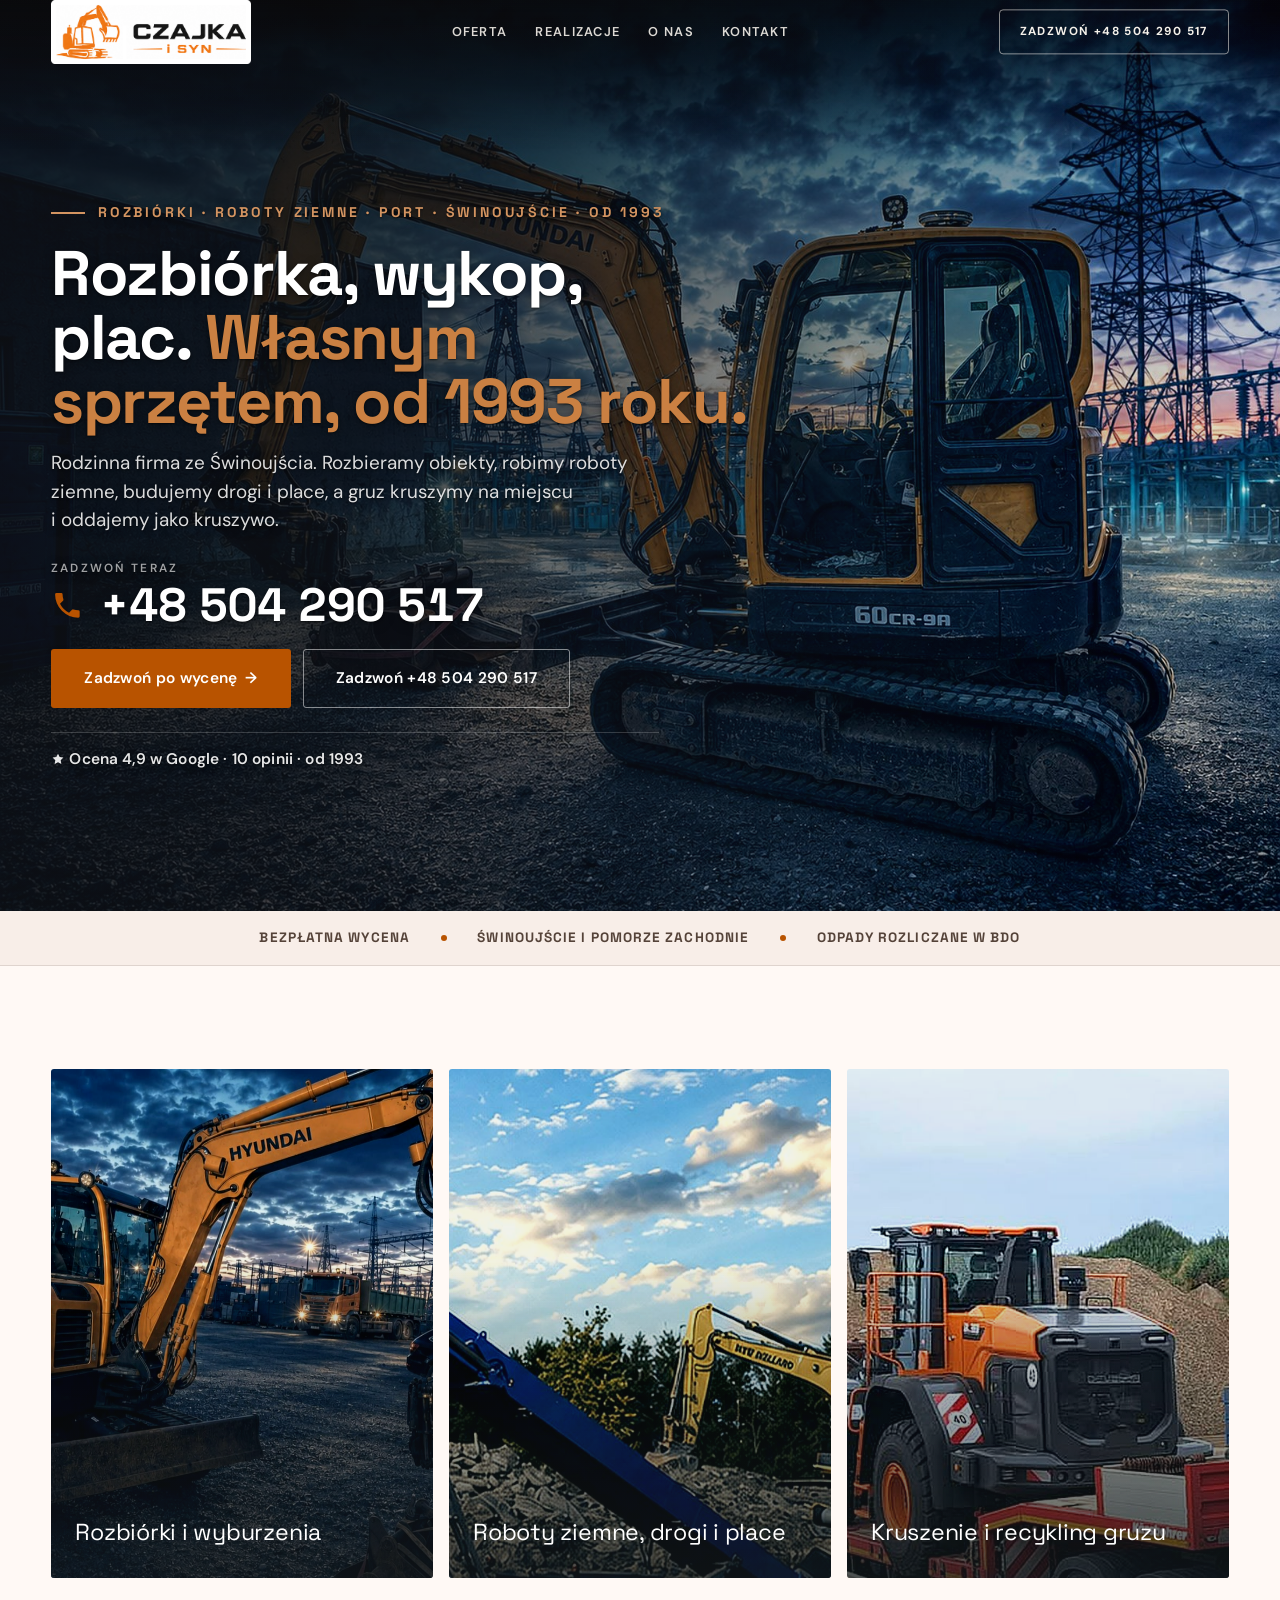
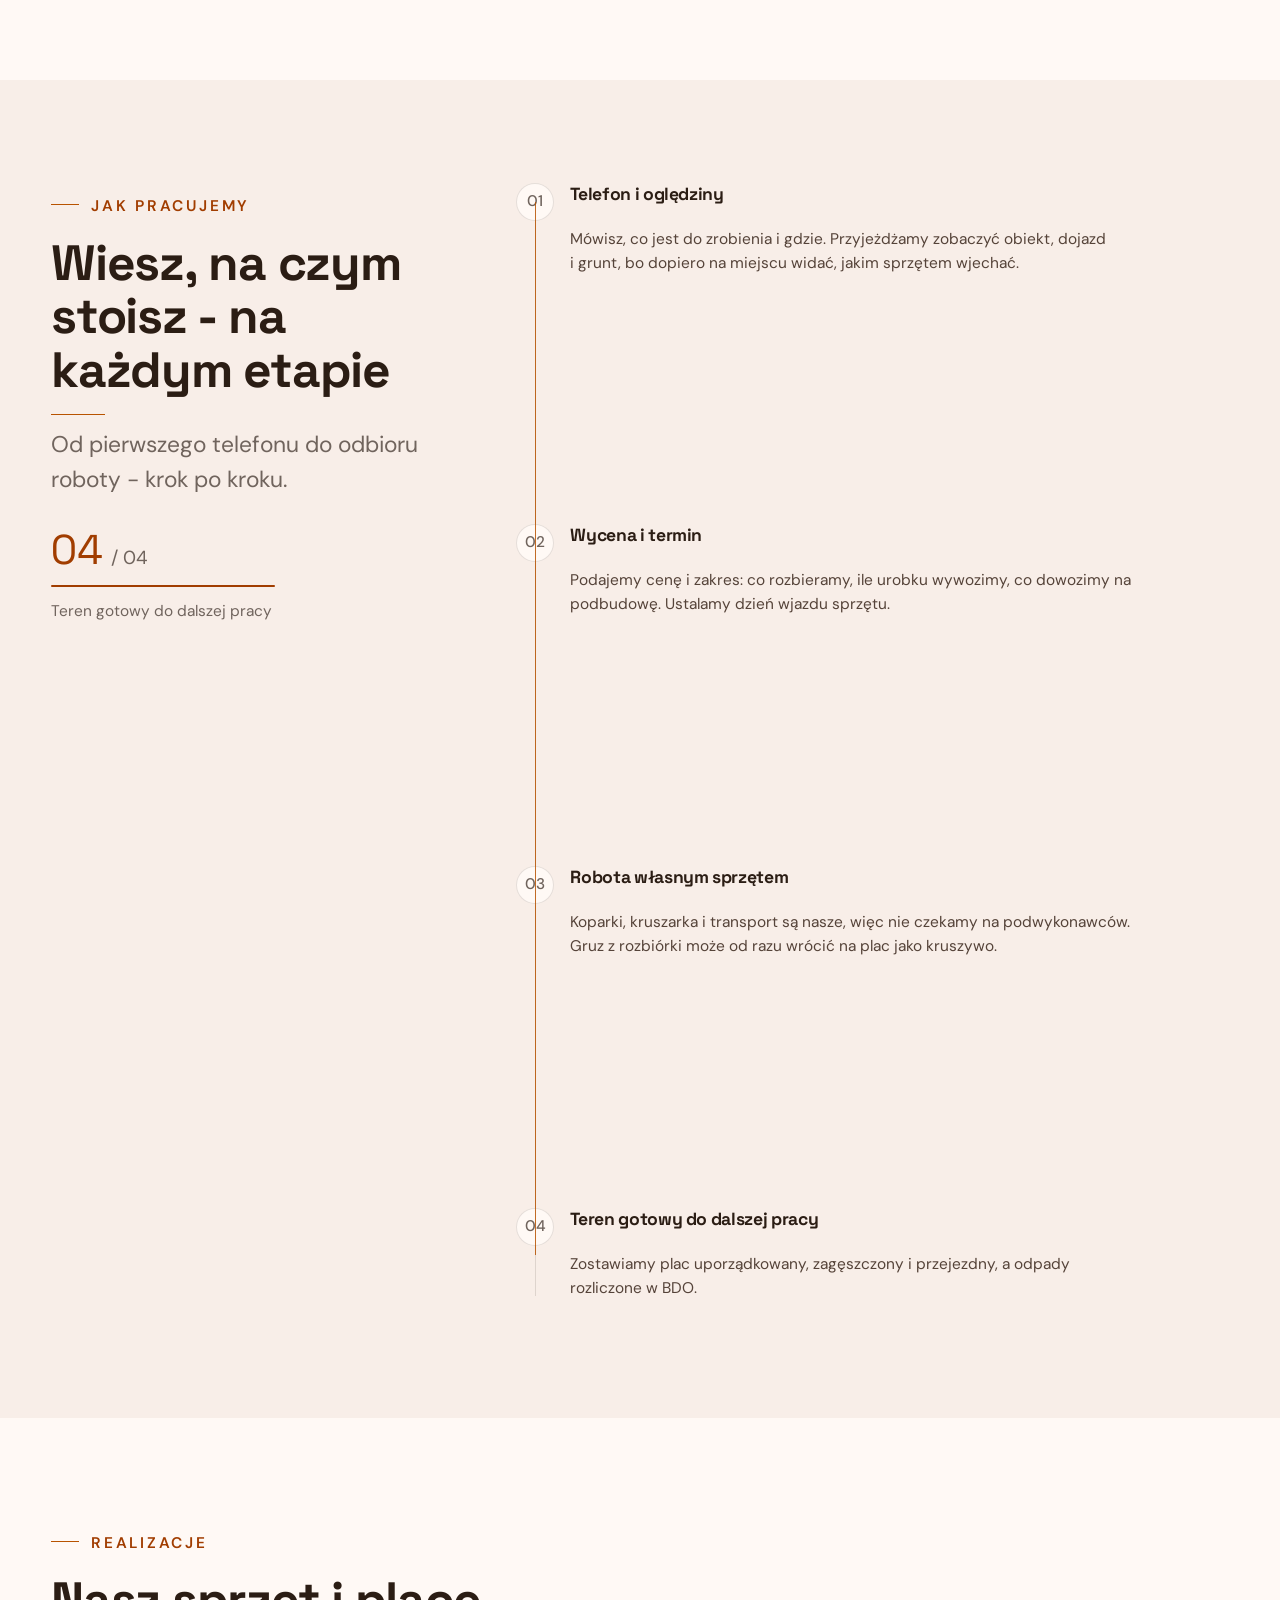
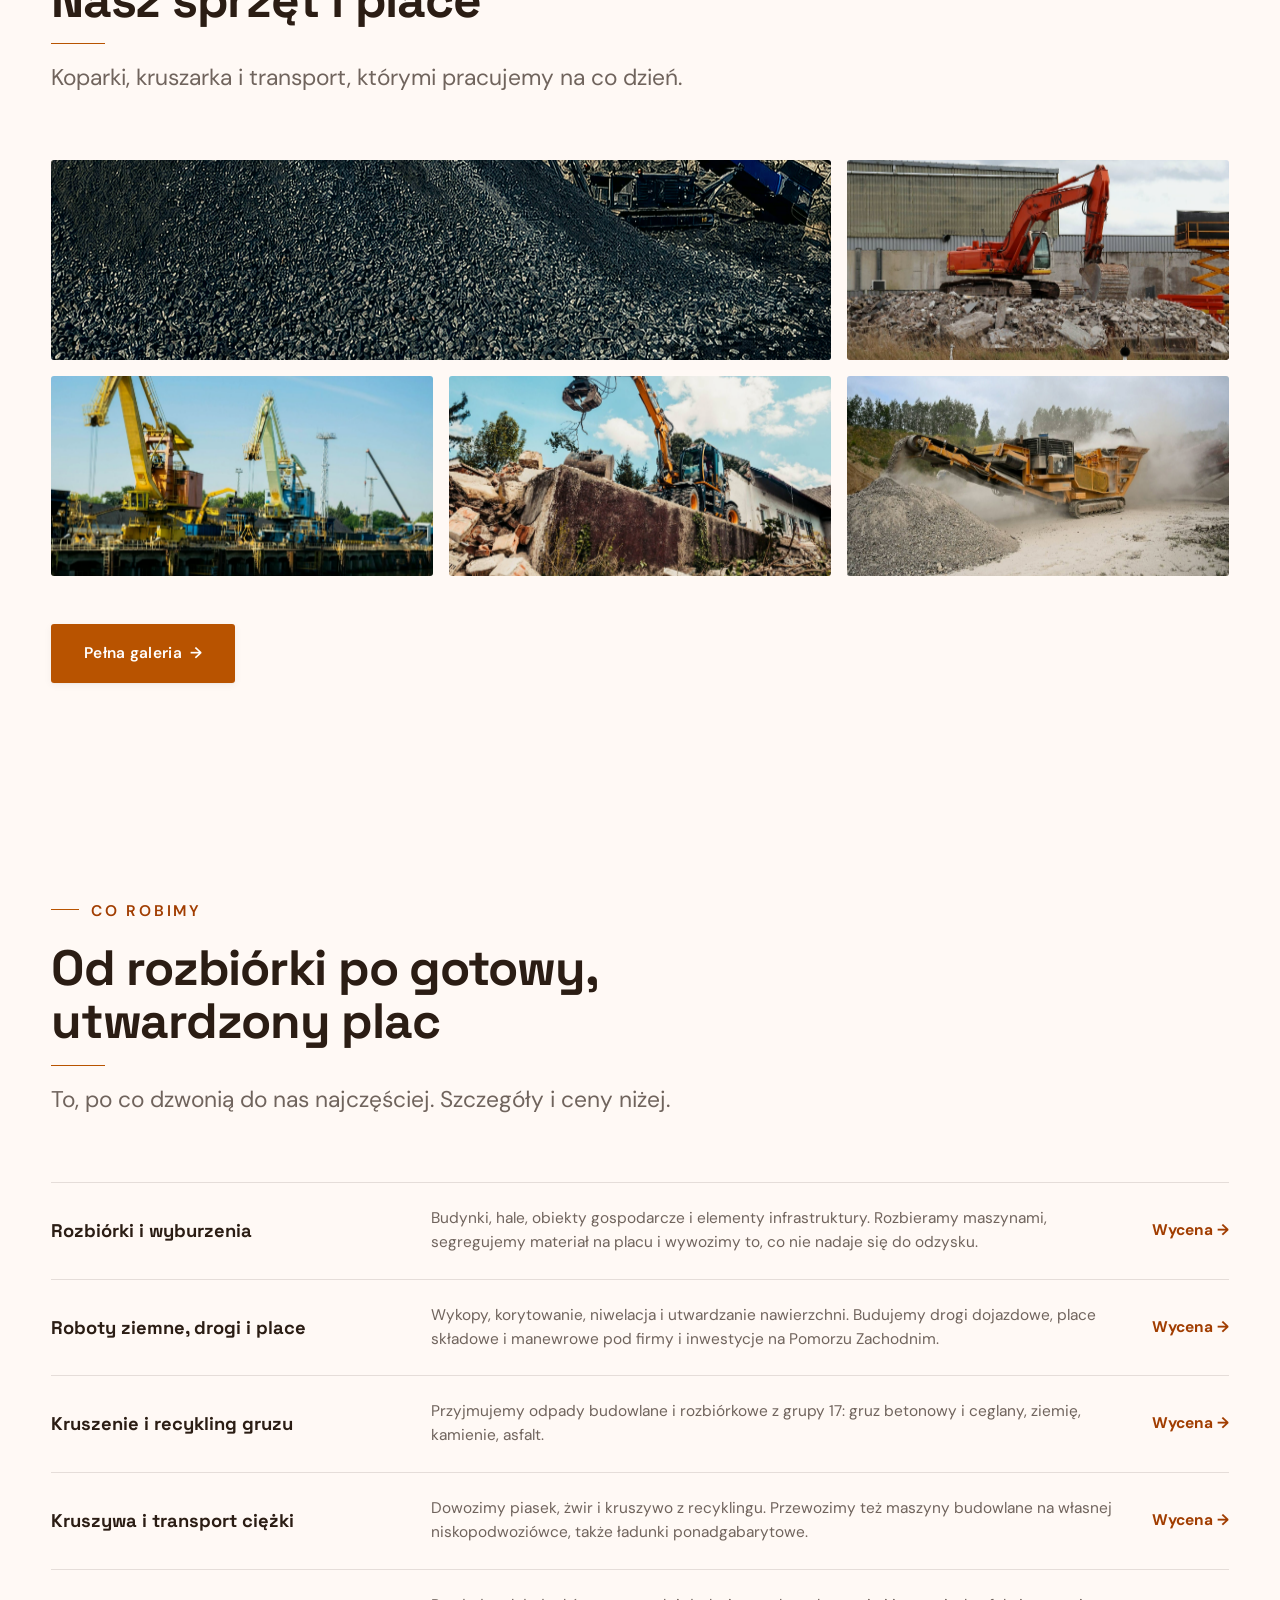
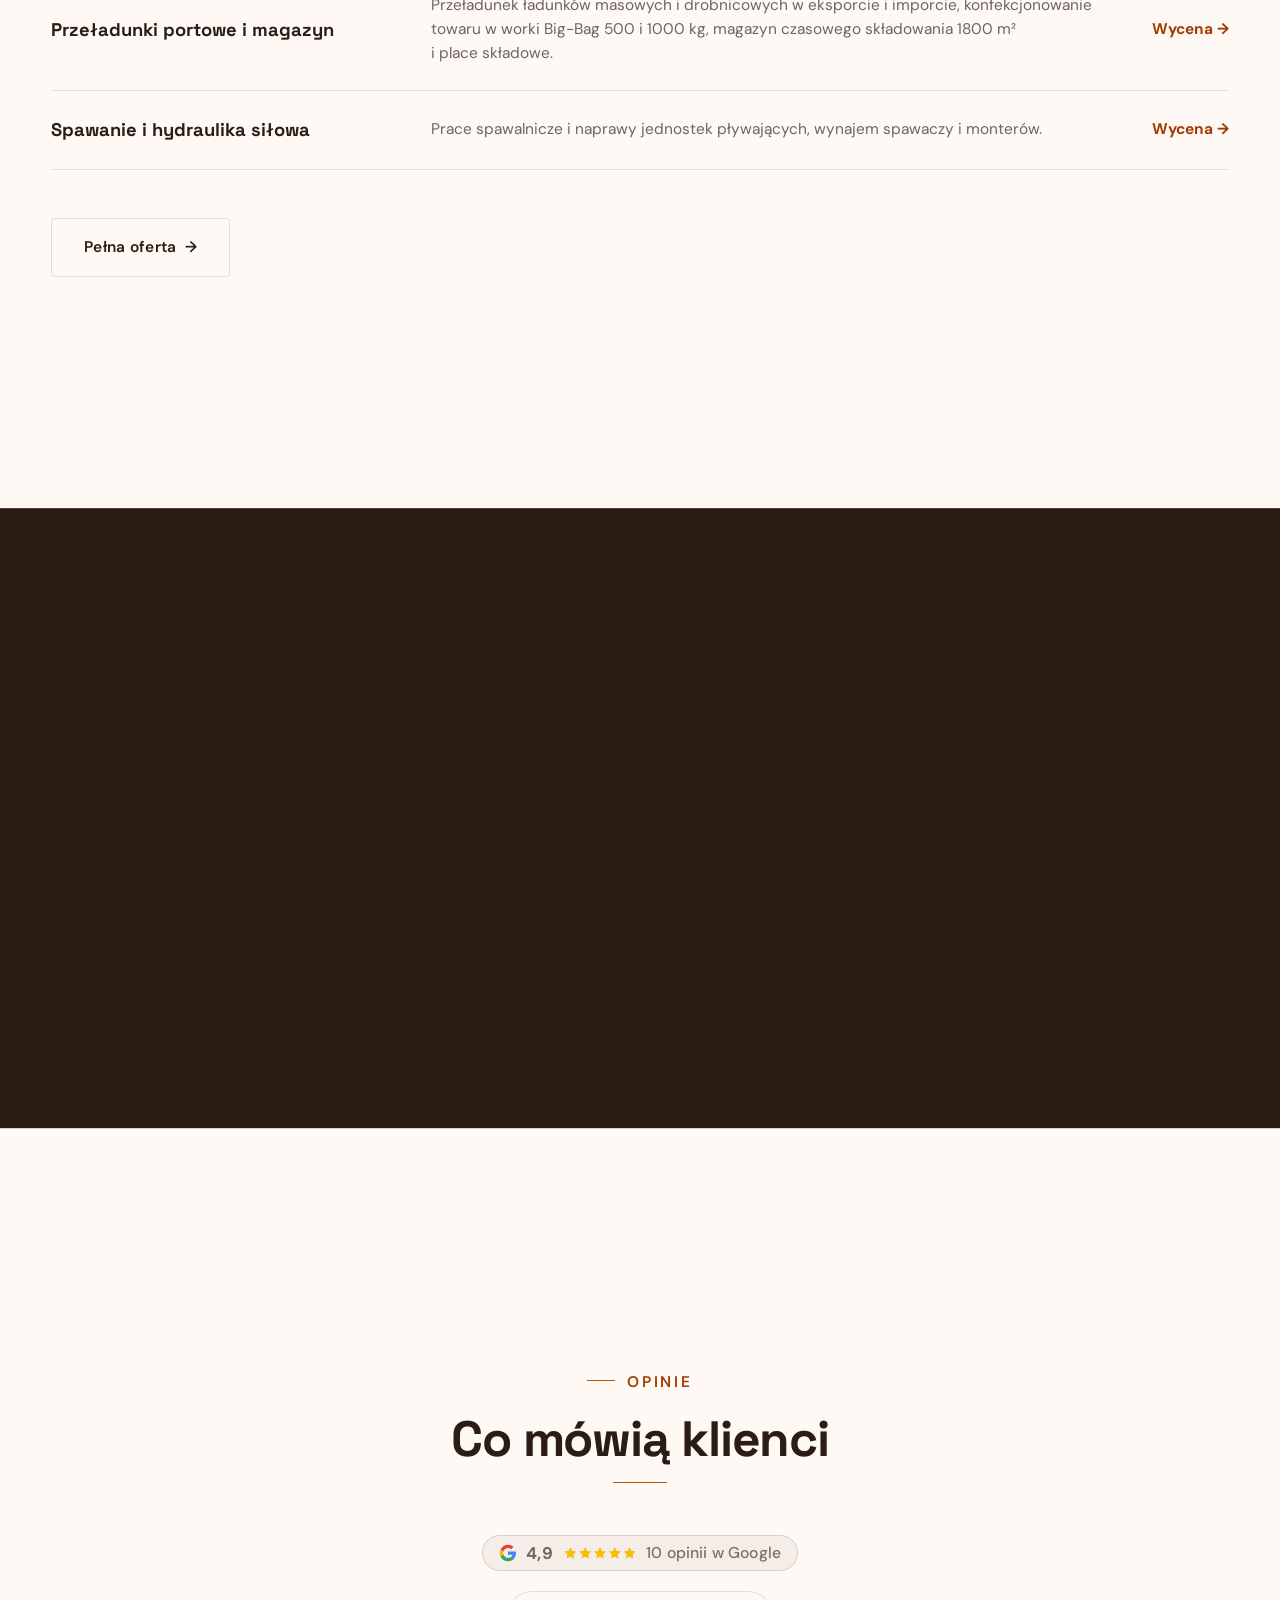
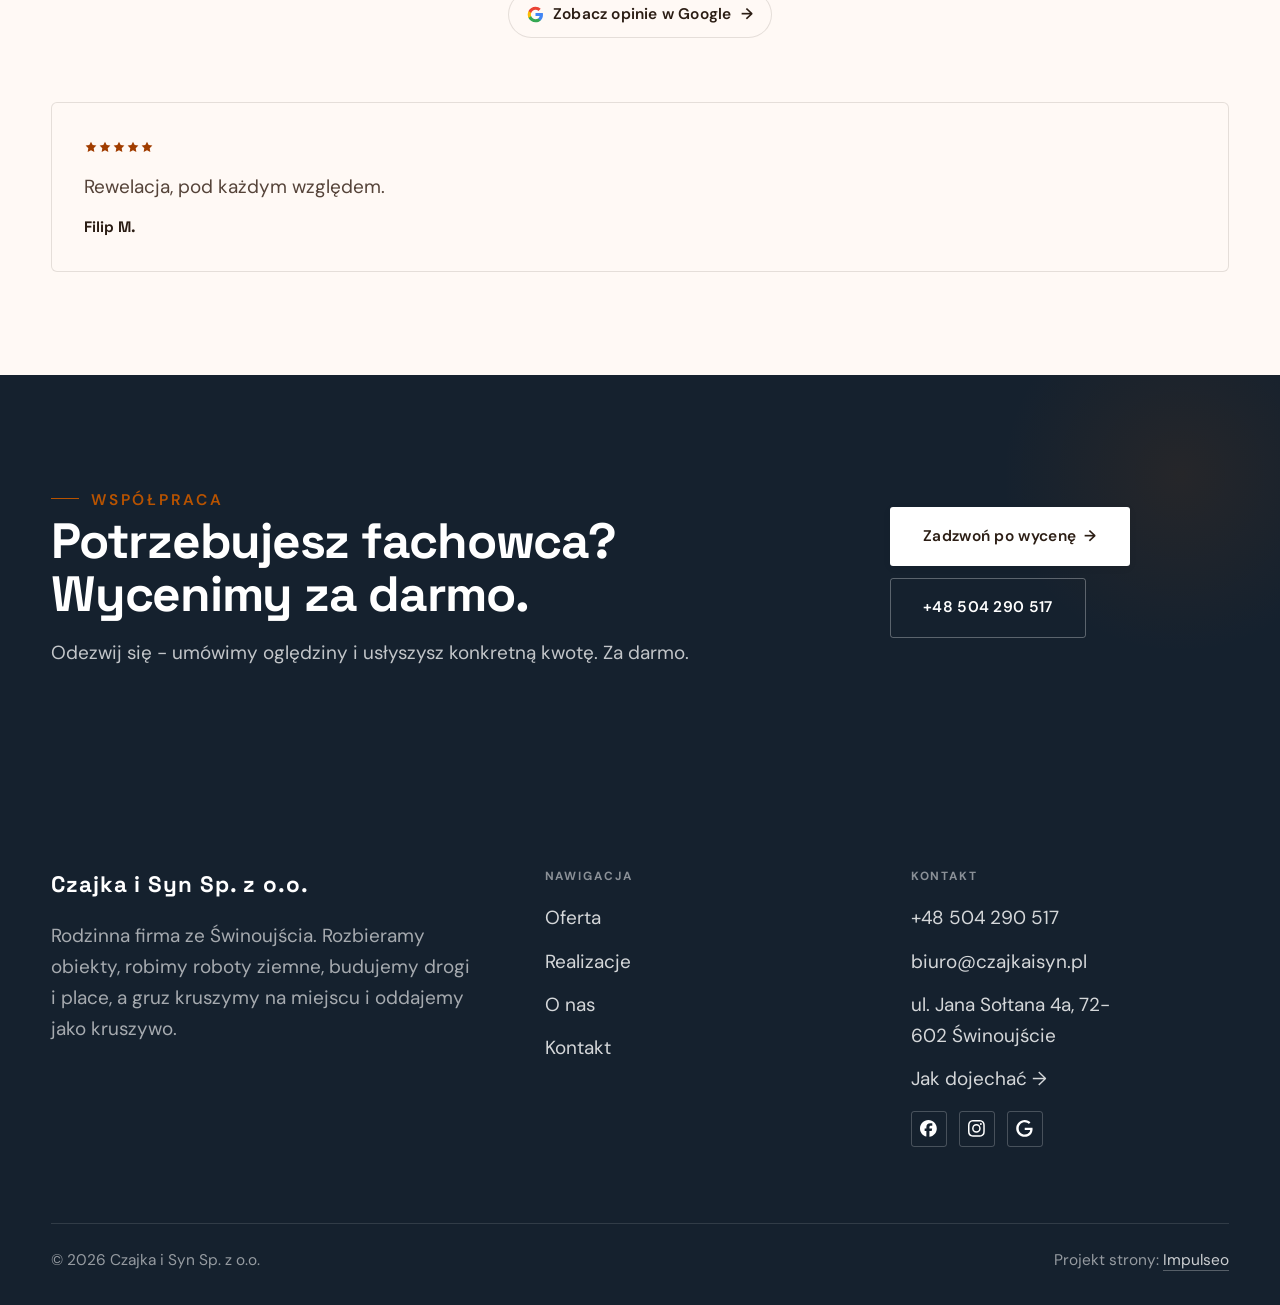
<file: index.html>
<!DOCTYPE html>
<html lang="pl">
<head>
<meta charset="UTF-8">
<meta name="viewport" content="width=device-width, initial-scale=1.0">
<title>Czajka i Syn · rozbiórki, roboty ziemne, recykling gruzu · Świnoujście</title>
<meta name="description" content="Czajka i Syn - rodzinna firma ze Świnoujścia, od 1993 roku. Rozbiórki i wyburzenia, roboty ziemne, budowa dróg i placów, kruszenie i recykling gruzu (grupa 17, BDO), kruszywa i transport ciężki, przeładunki portowe i magazyn 1800 m². Ocena 4,9 w Google.">
<link rel="canonical" href="https://kris20032.github.io/czajka-i-syn-sp-z-o-o/">
<meta name="robots" content="noindex, nofollow">
<meta property="og:type" content="website">
<meta property="og:locale" content="pl_PL">
<meta property="og:site_name" content="Czajka i Syn">
<meta property="og:title" content="Czajka i Syn · rozbiórki, roboty ziemne, recykling gruzu · Świnoujście">
<meta property="og:description" content="Czajka i Syn - rodzinna firma ze Świnoujścia, od 1993 roku. Rozbiórki i wyburzenia, roboty ziemne, budowa dróg i placów, kruszenie i recykling gruzu (grupa 17, BDO), kruszywa i transport ciężki, przeładunki portowe i magazyn 1800 m². Ocena 4,9 w Google.">
<meta property="og:url" content="https://kris20032.github.io/czajka-i-syn-sp-z-o-o/">
<meta property="og:image" content="https://kris20032.github.io/czajka-i-syn-sp-z-o-o/img/og.jpg">
<meta property="og:image:width" content="1200">
<meta property="og:image:height" content="630">
<meta name="twitter:card" content="summary_large_image">
<script type="application/ld+json">{"@context": "https://schema.org", "@type": "LocalBusiness", "name": "Czajka i Syn", "url": "https://kris20032.github.io/czajka-i-syn-sp-z-o-o/", "telephone": "+48504290517", "image": "https://kris20032.github.io/czajka-i-syn-sp-z-o-o/img/og.jpg", "areaServed": "Świnoujście", "sameAs": ["https://www.facebook.com/TransportCzajka/", "https://www.instagram.com/czajkaaa/", "https://www.google.com/maps/place/Czajka+i+Syn+Sp.+z+o.o./@53.897789,14.275644,664m/data=!4m6!3m5!1s0x47aa5f185ee2c6c7:0xe8ba48af3080e697!8m2!3d53.897789!4d14.275644"]}</script>
<link rel="preconnect" href="https://fonts.googleapis.com">
<link rel="preconnect" href="https://fonts.gstatic.com" crossorigin>
<link href="https://fonts.googleapis.com/css2?family=Space+Grotesk:wght@500;600;700&family=DM+Sans:opsz,wght@9..40,400;9..40,500;9..40,600&display=swap" rel="stylesheet">
<link rel="stylesheet" href="assets/styles.css?v=c0979ed0">
</head>
<body>

<header class="nav">
  <div class="wrap nav-inner">
    <a class="brand brand-has-logo" href="index.html"><img class="brand-logo" src="img/logo.png" alt="Czajka i Syn" width="1088" height="349" decoding="async"></a>
    <nav class="nav-links">
      <a href="oferta.html">Oferta</a>
      <a href="realizacje.html">Realizacje</a>
      <a href="o-nas.html">O nas</a>
      <a href="kontakt.html">Kontakt</a>
      <a href="tel:+48504290517" class="btn btn-accent">Zadzwoń +48 504 290 517</a>
    </nav>
    <button class="nav-toggle" aria-label="Menu"><span></span><span></span><span></span></button>
  </div>
</header>

<main>
<section class="hero-fach">
  <img class="hf-photo" src="img/hero.jpg" fetchpriority="high" data-rotate="img/g1.jpg|img/g2.jpg" alt="Czajka i Syn" width="1920" height="1081">
  <div class="hf-panel">
    <div class="hf-inner">
      <span class="hf-kicker">Rozbiórki · roboty ziemne · port · Świnoujście · od 1993</span>
      <h1 class="hf-title">Rozbiórka, wykop, plac. <em>Własnym sprzętem, od 1993 roku.</em></h1>
      <p class="hf-lead">Rodzinna firma ze Świnoujścia. Rozbieramy obiekty, robimy roboty ziemne, budujemy drogi i place, a gruz kruszymy na miejscu i oddajemy jako kruszywo.</p>
      <a class="hf-phone" href="tel:+48504290517"><span class="hf-phone-lab">Zadzwoń teraz</span><span class="hf-phone-num"><svg class="ico-tel" width="16" height="16" viewBox="0 0 24 24" fill="none" aria-hidden="true"><path d="M6.6 10.8a15.5 15.5 0 0 0 6.6 6.6l2.2-2.2a1 1 0 0 1 1-.24 11.4 11.4 0 0 0 3.6.58 1 1 0 0 1 1 1V20a1 1 0 0 1-1 1A17 17 0 0 1 3 4a1 1 0 0 1 1-1h3.5a1 1 0 0 1 1 1c0 1.25.2 2.46.58 3.6a1 1 0 0 1-.25 1l-2.23 2.2Z" fill="currentColor"/></svg> +48 504 290 517</span></a>
      <div class="hf-actions">
        <a href="kontakt.html" class="btn btn-accent">Zadzwoń po wycenę <span class="arr">→</span></a>
        <a href="tel:+48504290517" class="btn btn-ghost hf-ghost">Zadzwoń +48 504 290 517</a>
      </div>
      <div class="hf-trust"><svg class="ico-star" width="14" height="14" viewBox="0 0 24 24" style="vertical-align:-2px" aria-hidden="true"><path d="M12 2.8l2.85 5.8 6.4.93-4.63 4.5 1.1 6.37L12 17.4l-5.72 3 1.1-6.37-4.63-4.5 6.4-.93L12 2.8Z" fill="currentColor"/></svg> Ocena 4,9 w Google · 10 opinii · od 1993</div>
    </div>
  </div>
</section>
<section class="fach-promise">
  <div class="wrap">
    <ul class="fp-row reveal"><li>Bezpłatna wycena</li><li>Świnoujście i Pomorze Zachodnie</li><li>Odpady rozliczane w BDO</li></ul>
  </div>
</section>
<section class="gateways-band">
  <div class="wrap">
    <div class="gateways">
      <a href="oferta.html" class="gateway reveal"><img src="img/g3.jpg" alt="Rozbiórki i wyburzenia" loading="lazy" width="1498" height="1078" decoding="async"><span class="g-ttl">Rozbiórki i wyburzenia</span></a>
      <a href="oferta.html" class="gateway reveal"><img src="img/g4.jpg" alt="Roboty ziemne, drogi i place" loading="lazy" width="1600" height="744" decoding="async"><span class="g-ttl">Roboty ziemne, drogi i place</span></a>
      <a href="oferta.html" class="gateway reveal"><img src="img/g5.jpg" alt="Kruszenie i recykling gruzu" loading="lazy" width="1069" height="802" decoding="async"><span class="g-ttl">Kruszenie i recykling gruzu</span></a>
    </div>
  </div>
</section>
<section class="proces proces-os fachowcy">
  <div class="wrap proc-grid">
    <div class="proc-side">
      <div class="head reveal">
        <span class="eyebrow">Jak pracujemy</span>
        <h2>Wiesz, na czym stoisz - na każdym etapie</h2>
        <p>Od pierwszego telefonu do odbioru roboty - krok po kroku.</p>
      </div>
      <div class="proc-count" aria-hidden="true"><span class="pc-cur">01</span><span class="pc-all">/ 04</span></div>
      <div class="proc-bar" aria-hidden="true"><i></i></div>
      <p class="proc-now" aria-hidden="true">Telefon i oględziny</p>
    </div>
    <ol class="proces-line">
      <li class="reveal"><span class="pno">01</span><h3>Telefon i oględziny</h3><p>Mówisz, co jest do zrobienia i gdzie. Przyjeżdżamy zobaczyć obiekt, dojazd i grunt, bo dopiero na miejscu widać, jakim sprzętem wjechać.</p></li>
      <li class="reveal"><span class="pno">02</span><h3>Wycena i termin</h3><p>Podajemy cenę i zakres: co rozbieramy, ile urobku wywozimy, co dowozimy na podbudowę. Ustalamy dzień wjazdu sprzętu.</p></li>
      <li class="reveal"><span class="pno">03</span><h3>Robota własnym sprzętem</h3><p>Koparki, kruszarka i transport są nasze, więc nie czekamy na podwykonawców. Gruz z rozbiórki może od razu wrócić na plac jako kruszywo.</p></li>
      <li class="reveal"><span class="pno">04</span><h3>Teren gotowy do dalszej pracy</h3><p>Zostawiamy plac uporządkowany, zagęszczony i przejezdny, a odpady rozliczone w BDO.</p></li>
    </ol>
  </div>
</section>
<section>
  <div class="wrap">
    <div class="head reveal">
      <span class="eyebrow">Realizacje</span>
      <h2>Nasz sprzęt i place</h2>
      <p>Koparki, kruszarka i transport, którymi pracujemy na co dzień.</p>
    </div>
    <div class="gallery">
      <div class="tile t-two3 reveal"><img src="img/g6.jpg" alt="Czajka i Syn" loading="lazy" width="1400" height="1050" decoding="async"></div>
      <div class="tile t-third reveal"><img src="img/g7.jpg" alt="Czajka i Syn" loading="lazy" width="1600" height="1066" decoding="async"></div>
      <div class="tile t-third reveal"><img src="img/g8.jpg" alt="Czajka i Syn" loading="lazy" width="1542" height="1000" decoding="async"></div>
      <div class="tile t-third reveal"><img src="img/g9.jpg" alt="Czajka i Syn" loading="lazy" width="1600" height="1066" decoding="async"></div>
      <div class="tile t-third reveal"><img src="img/g10.jpg" alt="Czajka i Syn" loading="lazy" width="1900" height="1265" decoding="async"></div>
    </div>
    <div style="margin-top:var(--space-7)" class="reveal"><a href="realizacje.html" class="btn btn-accent">Pełna galeria <span class="arr">→</span></a></div>
  </div>
</section>
<section class="fach-uslugi">
  <div class="wrap">
    <div class="head reveal">
      <span class="eyebrow">Co robimy</span>
      <h2>Od rozbiórki po gotowy, utwardzony plac</h2>
      <p>To, po co dzwonią do nas najczęściej. Szczegóły i ceny niżej.</p>
    </div>
    <ul class="fu-list">
      <li class="fu-row reveal"><div class="fu-name">Rozbiórki i wyburzenia</div><div class="fu-desc">Budynki, hale, obiekty gospodarcze i elementy infrastruktury. Rozbieramy maszynami, segregujemy materiał na placu i wywozimy to, co nie nadaje się do odzysku.</div><a class="fu-cta" href="kontakt.html">Wycena <span class="arr">→</span></a></li>
      <li class="fu-row reveal"><div class="fu-name">Roboty ziemne, drogi i place</div><div class="fu-desc">Wykopy, korytowanie, niwelacja i utwardzanie nawierzchni. Budujemy drogi dojazdowe, place składowe i manewrowe pod firmy i inwestycje na Pomorzu Zachodnim.</div><a class="fu-cta" href="kontakt.html">Wycena <span class="arr">→</span></a></li>
      <li class="fu-row reveal"><div class="fu-name">Kruszenie i recykling gruzu</div><div class="fu-desc">Przyjmujemy odpady budowlane i rozbiórkowe z grupy 17: gruz betonowy i ceglany, ziemię, kamienie, asfalt.</div><a class="fu-cta" href="kontakt.html">Wycena <span class="arr">→</span></a></li>
      <li class="fu-row reveal"><div class="fu-name">Kruszywa i transport ciężki</div><div class="fu-desc">Dowozimy piasek, żwir i kruszywo z recyklingu. Przewozimy też maszyny budowlane na własnej niskopodwoziówce, także ładunki ponadgabarytowe.</div><a class="fu-cta" href="kontakt.html">Wycena <span class="arr">→</span></a></li>
      <li class="fu-row reveal"><div class="fu-name">Przeładunki portowe i magazyn</div><div class="fu-desc">Przeładunek ładunków masowych i drobnicowych w eksporcie i imporcie, konfekcjonowanie towaru w worki Big-Bag 500 i 1000 kg, magazyn czasowego składowania 1800 m² i place składowe.</div><a class="fu-cta" href="kontakt.html">Wycena <span class="arr">→</span></a></li>
      <li class="fu-row reveal"><div class="fu-name">Spawanie i hydraulika siłowa</div><div class="fu-desc">Prace spawalnicze i naprawy jednostek pływających, wynajem spawaczy i monterów.</div><a class="fu-cta" href="kontakt.html">Wycena <span class="arr">→</span></a></li>
    </ul>
    <div style="margin-top:var(--space-7)" class="reveal"><a href="oferta.html" class="btn btn-ghost">Pełna oferta <span class="arr">→</span></a></div>
  </div>
</section>
<section class="stopklatka" aria-hidden="true">
  <div class="stk-bg" style="background-image:url(img/about.jpg)"></div>
</section>
<section class="opinie">
  <div class="wrap">
    <div class="head center reveal">
      <span class="eyebrow">Opinie</span>
      <h2>Co mówią klienci</h2>
    </div>
    <p class="op-meta reveal"><span class="g-badge"><svg class="gb-ico" viewBox="0 0 24 24" width="18" height="18" aria-hidden="true"><path fill="#4285F4" d="M22.56 12.25c0-.78-.07-1.53-.2-2.25H12v4.26h5.92c-.26 1.37-1.04 2.53-2.21 3.31v2.77h3.57c2.08-1.92 3.28-4.74 3.28-8.09z"/><path fill="#34A853" d="M12 23c2.97 0 5.46-.98 7.28-2.66l-3.57-2.77c-.98.66-2.23 1.06-3.71 1.06-2.86 0-5.29-1.93-6.16-4.53H2.18v2.84C3.99 20.53 7.7 23 12 23z"/><path fill="#FBBC05" d="M5.84 14.09c-.22-.66-.35-1.36-.35-2.09s.13-1.43.35-2.09V7.07H2.18C1.43 8.55 1 10.22 1 12s.43 3.45 1.18 4.93l2.85-2.22.81-.62z"/><path fill="#EA4335" d="M12 5.38c1.62 0 3.06.56 4.21 1.64l3.15-3.15C17.45 2.09 14.97 1 12 1 7.7 1 3.99 3.47 2.18 7.07l3.66 2.84c.87-2.6 3.3-4.53 6.16-4.53z"/></svg><b class="gb-ocena">4,9</b><svg class="gb-stars" viewBox="0 0 90 18" width="74" height="14.8" aria-hidden="true"><g fill="currentColor" opacity=".26"><path transform="translate(0,0)" d="M9 1.6l2.2 4.46 4.92.72-3.56 3.47.84 4.9L9 12.74l-4.4 2.31.84-4.9L1.88 6.68l4.92-.72L9 1.6Z"/><path transform="translate(18,0)" d="M9 1.6l2.2 4.46 4.92.72-3.56 3.47.84 4.9L9 12.74l-4.4 2.31.84-4.9L1.88 6.68l4.92-.72L9 1.6Z"/><path transform="translate(36,0)" d="M9 1.6l2.2 4.46 4.92.72-3.56 3.47.84 4.9L9 12.74l-4.4 2.31.84-4.9L1.88 6.68l4.92-.72L9 1.6Z"/><path transform="translate(54,0)" d="M9 1.6l2.2 4.46 4.92.72-3.56 3.47.84 4.9L9 12.74l-4.4 2.31.84-4.9L1.88 6.68l4.92-.72L9 1.6Z"/><path transform="translate(72,0)" d="M9 1.6l2.2 4.46 4.92.72-3.56 3.47.84 4.9L9 12.74l-4.4 2.31.84-4.9L1.88 6.68l4.92-.72L9 1.6Z"/></g><clipPath id="gs980"><rect x="0" y="0" width="88.2" height="18"/></clipPath><g fill="#FBBC04" clip-path="url(#gs980)"><path transform="translate(0,0)" d="M9 1.6l2.2 4.46 4.92.72-3.56 3.47.84 4.9L9 12.74l-4.4 2.31.84-4.9L1.88 6.68l4.92-.72L9 1.6Z"/><path transform="translate(18,0)" d="M9 1.6l2.2 4.46 4.92.72-3.56 3.47.84 4.9L9 12.74l-4.4 2.31.84-4.9L1.88 6.68l4.92-.72L9 1.6Z"/><path transform="translate(36,0)" d="M9 1.6l2.2 4.46 4.92.72-3.56 3.47.84 4.9L9 12.74l-4.4 2.31.84-4.9L1.88 6.68l4.92-.72L9 1.6Z"/><path transform="translate(54,0)" d="M9 1.6l2.2 4.46 4.92.72-3.56 3.47.84 4.9L9 12.74l-4.4 2.31.84-4.9L1.88 6.68l4.92-.72L9 1.6Z"/><path transform="translate(72,0)" d="M9 1.6l2.2 4.46 4.92.72-3.56 3.47.84 4.9L9 12.74l-4.4 2.31.84-4.9L1.88 6.68l4.92-.72L9 1.6Z"/></g></svg><span class="gb-txt">10 opinii w Google</span></span></p>
    <p class="op-meta reveal"><a class="op-google" href="https://www.google.com/maps/place/Czajka+i+Syn+Sp.+z+o.o./@53.897789,14.275644,664m/data=!4m6!3m5!1s0x47aa5f185ee2c6c7:0xe8ba48af3080e697!8m2!3d53.897789!4d14.275644" target="_blank" rel="noopener"><svg class="op-g-ico" viewBox="0 0 24 24" width="17" height="17" aria-hidden="true"><path fill="#4285F4" d="M22.56 12.25c0-.78-.07-1.53-.2-2.25H12v4.26h5.92c-.26 1.37-1.04 2.53-2.21 3.31v2.77h3.57c2.08-1.92 3.28-4.74 3.28-8.09z"/><path fill="#34A853" d="M12 23c2.97 0 5.46-.98 7.28-2.66l-3.57-2.77c-.98.66-2.23 1.06-3.71 1.06-2.86 0-5.29-1.93-6.16-4.53H2.18v2.84C3.99 20.53 7.7 23 12 23z"/><path fill="#FBBC05" d="M5.84 14.09c-.22-.66-.35-1.36-.35-2.09s.13-1.43.35-2.09V7.07H2.18C1.43 8.55 1 10.22 1 12s.43 3.45 1.18 4.93l2.85-2.22.81-.62z"/><path fill="#EA4335" d="M12 5.38c1.62 0 3.06.56 4.21 1.64l3.15-3.15C17.45 2.09 14.97 1 12 1 7.7 1 3.99 3.47 2.18 7.07l3.66 2.84c.87-2.6 3.3-4.53 6.16-4.53z"/></svg><span>Zobacz opinie w Google</span><span class="arr">→</span></a></p>
    <div class="opinie-grid">
      <figure class="op-card reveal"><span class="op-star"><svg class="ico-star" width="14" height="14" viewBox="0 0 24 24" style="vertical-align:-2px" aria-hidden="true"><path d="M12 2.8l2.85 5.8 6.4.93-4.63 4.5 1.1 6.37L12 17.4l-5.72 3 1.1-6.37-4.63-4.5 6.4-.93L12 2.8Z" fill="currentColor"/></svg><svg class="ico-star" width="14" height="14" viewBox="0 0 24 24" style="vertical-align:-2px" aria-hidden="true"><path d="M12 2.8l2.85 5.8 6.4.93-4.63 4.5 1.1 6.37L12 17.4l-5.72 3 1.1-6.37-4.63-4.5 6.4-.93L12 2.8Z" fill="currentColor"/></svg><svg class="ico-star" width="14" height="14" viewBox="0 0 24 24" style="vertical-align:-2px" aria-hidden="true"><path d="M12 2.8l2.85 5.8 6.4.93-4.63 4.5 1.1 6.37L12 17.4l-5.72 3 1.1-6.37-4.63-4.5 6.4-.93L12 2.8Z" fill="currentColor"/></svg><svg class="ico-star" width="14" height="14" viewBox="0 0 24 24" style="vertical-align:-2px" aria-hidden="true"><path d="M12 2.8l2.85 5.8 6.4.93-4.63 4.5 1.1 6.37L12 17.4l-5.72 3 1.1-6.37-4.63-4.5 6.4-.93L12 2.8Z" fill="currentColor"/></svg><svg class="ico-star" width="14" height="14" viewBox="0 0 24 24" style="vertical-align:-2px" aria-hidden="true"><path d="M12 2.8l2.85 5.8 6.4.93-4.63 4.5 1.1 6.37L12 17.4l-5.72 3 1.1-6.37-4.63-4.5 6.4-.93L12 2.8Z" fill="currentColor"/></svg></span><blockquote>Rewelacja, pod każdym względem.</blockquote><span class="op-autor">Filip M.</span></figure>
    </div>
  </div>
</section>
<section class="cta">
  <div class="wrap">
    <div class="reveal">
      <span class="eyebrow">Współpraca</span>
      <h2>Potrzebujesz fachowca? Wycenimy za darmo.</h2>
      <p>Odezwij się - umówimy oględziny i usłyszysz konkretną kwotę. Za darmo.</p>
    </div>
    <div class="cta-actions reveal">
      <a href="kontakt.html" class="btn btn-light">Zadzwoń po wycenę <span class="arr">→</span></a>
      <a href="tel:+48504290517" class="btn btn-ghost btn-ghost-cta">+48 504 290 517</a>
    </div>
  </div>
</section>
</main>

<footer>
  <div class="wrap">
    <div class="foot-grid">
      <div class="foot-brand">
        <div class="name">Czajka i Syn Sp. z o.o.</div>
        <p>Rodzinna firma ze Świnoujścia. Rozbieramy obiekty, robimy roboty ziemne, budujemy drogi i place, a gruz kruszymy na miejscu i oddajemy jako kruszywo.</p>
      </div>
      <div class="foot-col">
        <h4>Nawigacja</h4>
        <a href="oferta.html">Oferta</a>
        <a href="realizacje.html">Realizacje</a>
        <a href="o-nas.html">O nas</a>
        <a href="kontakt.html">Kontakt</a>
      </div>
      <div class="foot-col">
        <h4>Kontakt</h4>
        <a href="tel:+48504290517">+48 504 290 517</a>
        <a href="mailto:biuro@czajkaisyn.pl">biuro@czajkaisyn.pl</a>
        <p>ul. Jana Sołtana 4a, 72-602 Świnoujście</p>
        <a href="https://www.google.com/maps/place/Czajka+i+Syn+Sp.+z+o.o./@53.897789,14.275644,664m/data=!3m2!1e3!4b1!4m6!3m5!1s0x47aa5f185ee2c6c7:0xe8ba48af3080e697!8m2!3d53.897789!4d14.275644!16s%2Fg%2F1td_xmx1" target="_blank" rel="noopener">Jak dojechać →</a>
      <div class="foot-soc">
        <a class="soc" href="https://www.facebook.com/TransportCzajka/" target="_blank" rel="noopener" aria-label="Facebook - Czajka i Syn"><svg viewBox="0 0 24 24" aria-hidden="true" focusable="false"><path d="M9.101 23.691v-7.98H6.627v-3.667h2.474v-1.58c0-4.085 1.848-5.978 5.858-5.978.401 0 .955.042 1.468.103a8.68 8.68 0 0 1 1.141.195v3.325a8.623 8.623 0 0 0-.653-.036 26.805 26.805 0 0 0-.733-.009c-.707 0-1.259.096-1.675.309a1.686 1.686 0 0 0-.679.622c-.258.42-.374.995-.374 1.752v1.297h3.919l-.386 2.103-.287 1.564h-3.246v8.245C19.396 23.238 24 18.179 24 12.044c0-6.627-5.373-12-12-12s-12 5.373-12 12c0 5.628 3.874 10.35 9.101 11.647Z" fill="currentColor"/></svg></a>
        <a class="soc" href="https://www.instagram.com/czajkaaa/" target="_blank" rel="noopener" aria-label="Instagram - Czajka i Syn"><svg viewBox="0 0 24 24" aria-hidden="true" focusable="false"><path d="M7.0301.084c-1.2768.0602-2.1487.264-2.911.5634-.7888.3075-1.4575.72-2.1228 1.3877-.6652.6677-1.075 1.3368-1.3802 2.127-.2954.7638-.4956 1.6365-.552 2.914-.0564 1.2775-.0689 1.6882-.0626 4.947.0062 3.2586.0206 3.6671.0825 4.9473.061 1.2765.264 2.1482.5635 2.9107.308.7889.72 1.4573 1.388 2.1228.6679.6655 1.3365 1.0743 2.1285 1.38.7632.295 1.6361.4961 2.9134.552 1.2773.056 1.6884.069 4.9462.0627 3.2578-.0062 3.668-.0207 4.9478-.0814 1.28-.0607 2.147-.2652 2.9098-.5633.7889-.3086 1.4578-.72 2.1228-1.3881.665-.6682 1.0745-1.3378 1.3795-2.1284.2957-.7632.4966-1.636.552-2.9124.056-1.2809.0692-1.6898.063-4.948-.0063-3.2583-.021-3.6668-.0817-4.9465-.0607-1.2797-.264-2.1487-.5633-2.9117-.3084-.7889-.72-1.4568-1.3876-2.1228C21.2982 1.33 20.628.9208 19.8378.6165 19.074.321 18.2017.1197 16.9244.0645 15.6471.0093 15.236-.005 11.977.0014 8.718.0076 8.31.0215 7.0301.0839m.1402 21.6932c-1.17-.0509-1.8053-.2453-2.2287-.408-.5606-.216-.96-.4771-1.3819-.895-.422-.4178-.6811-.8186-.9-1.378-.1644-.4234-.3624-1.058-.4171-2.228-.0595-1.2645-.072-1.6442-.079-4.848-.007-3.2037.0053-3.583.0607-4.848.05-1.169.2456-1.805.408-2.2282.216-.5613.4762-.96.895-1.3816.4188-.4217.8184-.6814 1.3783-.9003.423-.1651 1.0575-.3614 2.227-.4171 1.2655-.06 1.6447-.072 4.848-.079 3.2033-.007 3.5835.005 4.8495.0608 1.169.0508 1.8053.2445 2.228.408.5608.216.96.4754 1.3816.895.4217.4194.6816.8176.9005 1.3787.1653.4217.3617 1.056.4169 2.2263.0602 1.2655.0739 1.645.0796 4.848.0058 3.203-.0055 3.5834-.061 4.848-.051 1.17-.245 1.8055-.408 2.2294-.216.5604-.4763.96-.8954 1.3814-.419.4215-.8181.6811-1.3783.9-.4224.1649-1.0577.3617-2.2262.4174-1.2656.0595-1.6448.072-4.8493.079-3.2045.007-3.5825-.006-4.848-.0608M16.953 5.5864A1.44 1.44 0 1 0 18.39 4.144a1.44 1.44 0 0 0-1.437 1.4424M5.8385 12.012c.0067 3.4032 2.7706 6.1557 6.173 6.1493 3.4026-.0065 6.157-2.7701 6.1506-6.1733-.0065-3.4032-2.771-6.1565-6.174-6.1498-3.403.0067-6.156 2.771-6.1496 6.1738M8 12.0077a4 4 0 1 1 4.008 3.9921A3.9996 3.9996 0 0 1 8 12.0077" fill="currentColor"/></svg></a>
        <a class="soc" href="https://www.google.com/maps/place/Czajka+i+Syn+Sp.+z+o.o./@53.897789,14.275644,664m/data=!4m6!3m5!1s0x47aa5f185ee2c6c7:0xe8ba48af3080e697!8m2!3d53.897789!4d14.275644" target="_blank" rel="noopener" aria-label="Google - Czajka i Syn"><svg viewBox="0 0 24 24" aria-hidden="true" focusable="false"><path d="M12.48 10.92v3.28h7.84c-.24 1.84-.853 3.187-1.787 4.133-1.147 1.147-2.933 2.4-6.053 2.4-4.827 0-8.6-3.893-8.6-8.72s3.773-8.72 8.6-8.72c2.6 0 4.507 1.027 5.907 2.347l2.307-2.307C18.747 1.44 16.133 0 12.48 0 5.867 0 .307 5.387.307 12s5.56 12 12.173 12c3.573 0 6.267-1.173 8.373-3.36 2.16-2.16 2.84-5.213 2.84-7.667 0-.76-.053-1.467-.173-2.053H12.48z" fill="currentColor"/></svg></a>
      </div>
      </div>
    </div>
    <div class="foot-bot">
      <span>© 2026 Czajka i Syn Sp. z o.o.</span>
      <span>Projekt strony: <a class="foot-credit" href="https://impulseo.pl" target="_blank" rel="noopener">Impulseo</a></span>
    </div>
  </div>
</footer>
<div class="sticky-call"><a class="sc-call" href="tel:+48504290517"><svg class="ico-tel" width="16" height="16" viewBox="0 0 24 24" fill="none" aria-hidden="true"><path d="M6.6 10.8a15.5 15.5 0 0 0 6.6 6.6l2.2-2.2a1 1 0 0 1 1-.24 11.4 11.4 0 0 0 3.6.58 1 1 0 0 1 1 1V20a1 1 0 0 1-1 1A17 17 0 0 1 3 4a1 1 0 0 1 1-1h3.5a1 1 0 0 1 1 1c0 1.25.2 2.46.58 3.6a1 1 0 0 1-.25 1l-2.23 2.2Z" fill="currentColor"/></svg> Zadzwoń</a><a class="sc-quote" href="kontakt.html">Zadzwoń po wycenę</a></div>
<div class="demo-wazne" data-do="2026-10-20" data-cykl="3" hidden><svg class="dw-ico" width="13" height="13" viewBox="0 0 24 24" fill="none" aria-hidden="true"><circle cx="12" cy="12" r="8.6" stroke="currentColor" stroke-width="1.8"/><path d="M12 7.2V12l3.3 2" stroke="currentColor" stroke-width="1.8" stroke-linecap="round"/></svg><span class="dw-txt"></span></div>

<script src="assets/main.js"></script>
</body>
</html>
</file>
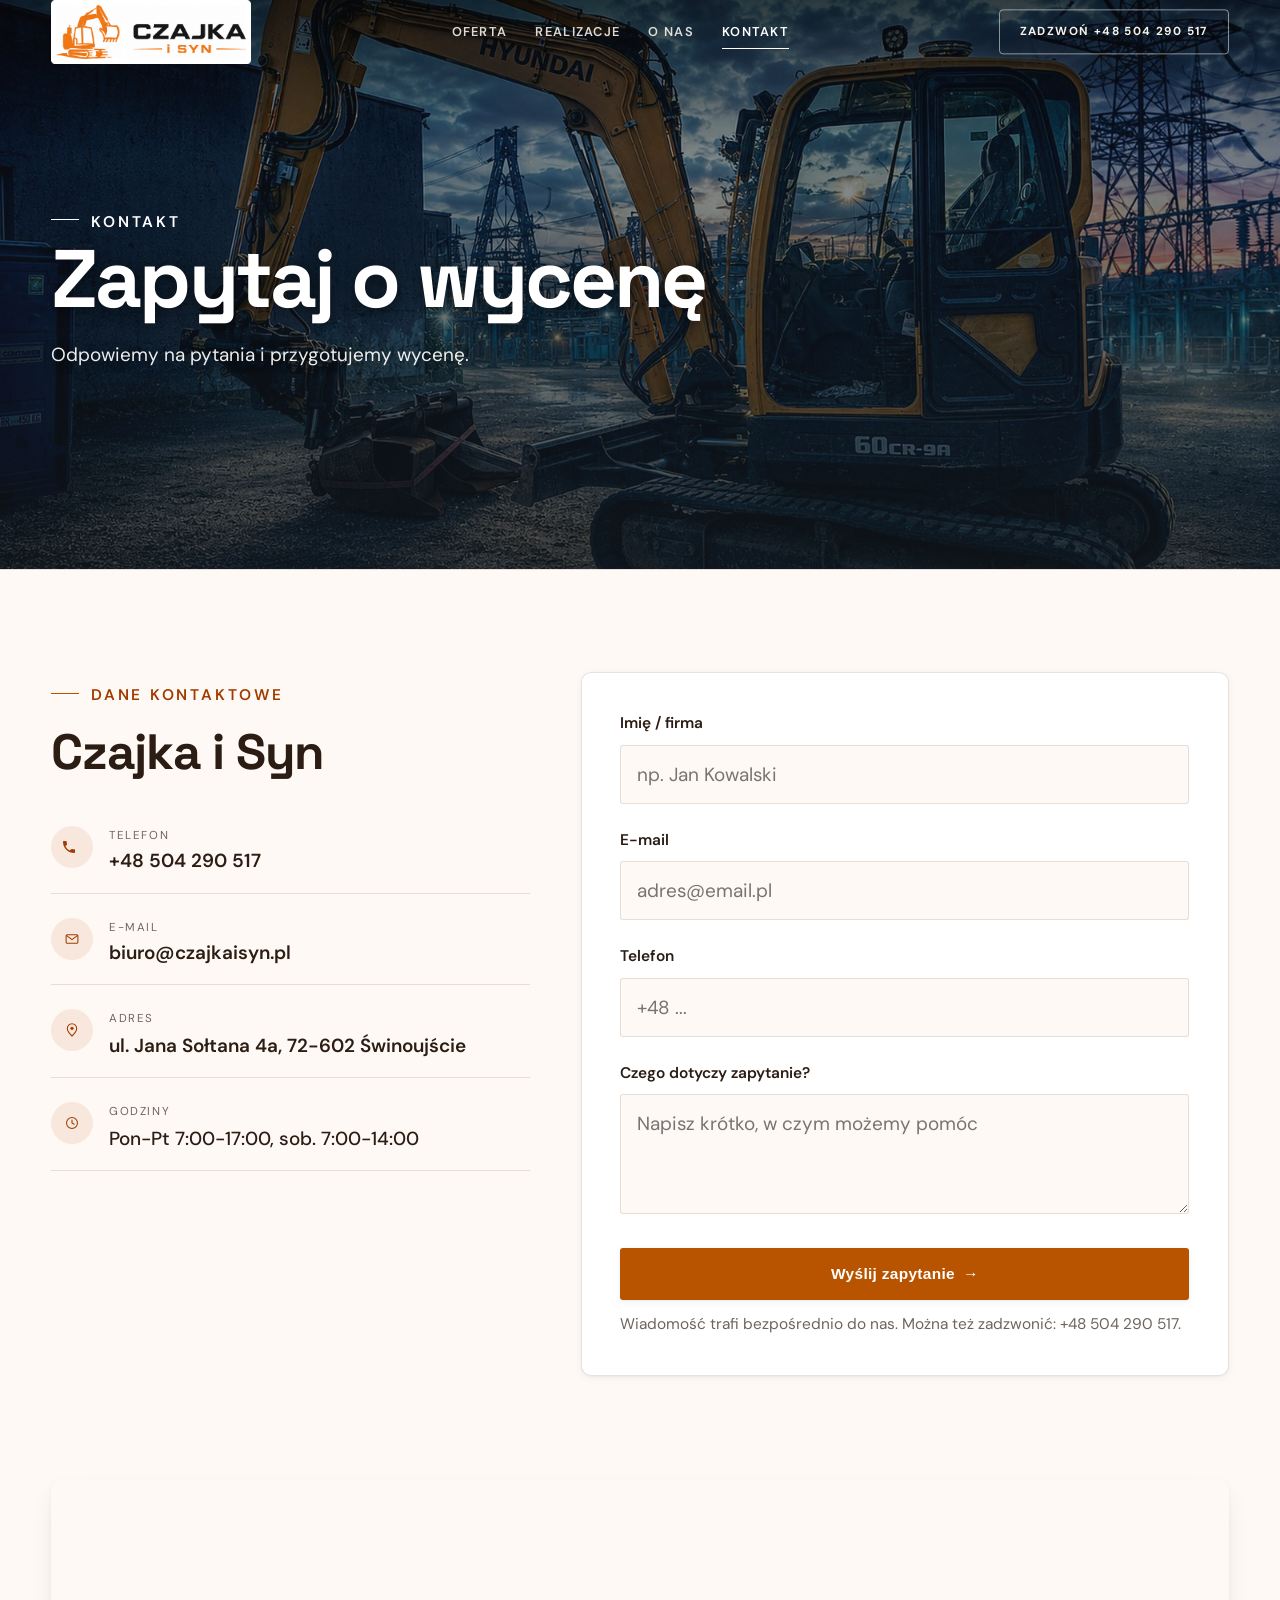
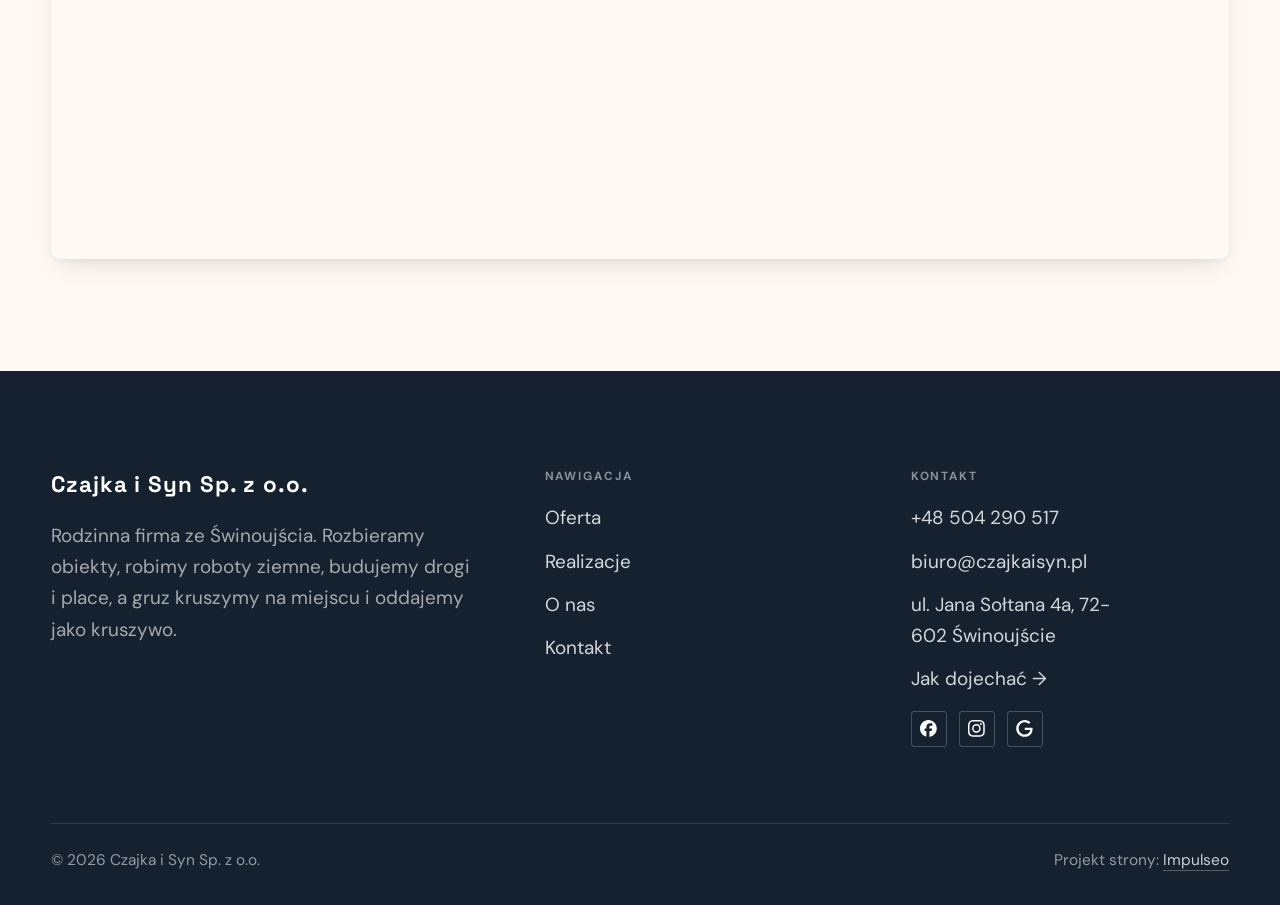
<file: kontakt.html>
<!DOCTYPE html>
<html lang="pl">
<head>
<meta charset="UTF-8">
<meta name="viewport" content="width=device-width, initial-scale=1.0">
<title>Kontakt - Czajka i Syn</title>
<meta name="description" content="Kontakt Czajka i Syn - ul. Jana Sołtana 4a, 72-602 Świnoujście">
<link rel="canonical" href="https://kris20032.github.io/czajka-i-syn-sp-z-o-o/kontakt.html">
<meta name="robots" content="noindex, nofollow">
<meta property="og:type" content="website">
<meta property="og:locale" content="pl_PL">
<meta property="og:site_name" content="Czajka i Syn">
<meta property="og:title" content="Kontakt - Czajka i Syn">
<meta property="og:description" content="Kontakt Czajka i Syn - ul. Jana Sołtana 4a, 72-602 Świnoujście">
<meta property="og:url" content="https://kris20032.github.io/czajka-i-syn-sp-z-o-o/kontakt.html">
<meta property="og:image" content="https://kris20032.github.io/czajka-i-syn-sp-z-o-o/img/og.jpg">
<meta property="og:image:width" content="1200">
<meta property="og:image:height" content="630">
<meta name="twitter:card" content="summary_large_image">
<link rel="preconnect" href="https://fonts.googleapis.com">
<link rel="preconnect" href="https://fonts.gstatic.com" crossorigin>
<link href="https://fonts.googleapis.com/css2?family=Space+Grotesk:wght@500;600;700&family=DM+Sans:opsz,wght@9..40,400;9..40,500;9..40,600&display=swap" rel="stylesheet">
<link rel="stylesheet" href="assets/styles.css?v=c0979ed0">
</head>
<body>

<header class="nav">
  <div class="wrap nav-inner">
    <a class="brand brand-has-logo" href="index.html"><img class="brand-logo" src="img/logo.png" alt="Czajka i Syn" width="1088" height="349" decoding="async"></a>
    <nav class="nav-links">
      <a href="oferta.html">Oferta</a>
      <a href="realizacje.html">Realizacje</a>
      <a href="o-nas.html">O nas</a>
      <a href="kontakt.html" class="active" aria-current="page">Kontakt</a>
      <a href="tel:+48504290517" class="btn btn-accent">Zadzwoń +48 504 290 517</a>
    </nav>
    <button class="nav-toggle" aria-label="Menu"><span></span><span></span><span></span></button>
  </div>
</header>

<main>
<section class="pagehead">
  <img src="img/g1.jpg" alt="Czajka i Syn - Zapytaj o wycenę" width="1600" height="1200" decoding="async">
  <div class="wrap">
    <span class="eyebrow">Kontakt</span>
    <h1>Zapytaj o wycenę</h1>
    <p>Odpowiemy na pytania i przygotujemy wycenę.</p>
  </div>
</section>
<section>
  <div class="wrap contact-grid">
    <div class="reveal">
      <span class="eyebrow">Dane kontaktowe</span>
      <h2 style="margin:var(--space-4) 0 var(--space-6)">Czajka i Syn</h2>
      <div class="info-list">
        <div class="info-row"><div class="ic"><svg class="ico-tel" width="16" height="16" viewBox="0 0 24 24" fill="none" aria-hidden="true"><path d="M6.6 10.8a15.5 15.5 0 0 0 6.6 6.6l2.2-2.2a1 1 0 0 1 1-.24 11.4 11.4 0 0 0 3.6.58 1 1 0 0 1 1 1V20a1 1 0 0 1-1 1A17 17 0 0 1 3 4a1 1 0 0 1 1-1h3.5a1 1 0 0 1 1 1c0 1.25.2 2.46.58 3.6a1 1 0 0 1-.25 1l-2.23 2.2Z" fill="currentColor"/></svg></div><div><div class="lbl">Telefon</div><a class="val" href="tel:+48504290517">+48 504 290 517</a></div></div>
        <div class="info-row"><div class="ic"><svg class="ico-mail" width="16" height="16" viewBox="0 0 24 24" fill="none" aria-hidden="true"><rect x="3.2" y="5.5" width="17.6" height="13" rx="1.6" stroke="currentColor" stroke-width="1.6"/><path d="M4 7l8 6 8-6" stroke="currentColor" stroke-width="1.6" stroke-linecap="round" stroke-linejoin="round"/></svg></div><div><div class="lbl">E-mail</div><a class="val" href="mailto:biuro@czajkaisyn.pl">biuro@czajkaisyn.pl</a></div></div>
        <div class="info-row"><div class="ic"><svg class="ico-pin" width="16" height="16" viewBox="0 0 24 24" fill="none" aria-hidden="true"><path d="M12 21s7-6.1 7-11.5A7 7 0 0 0 5 9.5C5 14.9 12 21 12 21Z" stroke="currentColor" stroke-width="1.6" fill="none"/><circle cx="12" cy="9.5" r="2.4" fill="currentColor"/></svg></div><div><div class="lbl">Adres</div><div class="val">ul. Jana Sołtana 4a, 72-602 Świnoujście</div></div></div>
        <div class="info-row"><div class="ic"><svg class="ico-clock" width="16" height="16" viewBox="0 0 24 24" fill="none" aria-hidden="true"><circle cx="12" cy="12" r="8.2" stroke="currentColor" stroke-width="1.6"/><path d="M12 7.5V12l3.2 1.9" stroke="currentColor" stroke-width="1.6" stroke-linecap="round"/></svg></div><div><div class="lbl">Godziny</div><div class="val" style="font-weight:500">Pon-Pt 7:00-17:00, sob. 7:00-14:00</div></div></div>
      </div>
    </div>
    <div class="reveal">
      <form class="form" action="https://formsubmit.co/biuro@czajkaisyn.pl" method="POST">
        <input type="hidden" name="_subject" value="Zapytanie ze strony Czajka i Syn">
        <input type="hidden" name="_captcha" value="false">
        <input type="hidden" name="_template" value="table">
        <div class="fld"><label for="name">Imię / firma</label><input id="name" name="name" type="text" placeholder="np. Jan Kowalski" required></div>
        <div class="fld"><label for="email">E-mail</label><input id="email" name="email" type="email" placeholder="adres@email.pl" required></div>
        <div class="fld"><label for="phone">Telefon</label><input id="phone" name="phone" type="tel" placeholder="+48 ..."></div>
        <div class="fld"><label for="msg">Czego dotyczy zapytanie?</label><textarea id="msg" name="message" placeholder="Napisz krótko, w czym możemy pomóc" required></textarea></div>
        <button type="submit" class="btn btn-accent" style="width:100%;justify-content:center">Wyślij zapytanie <span class="arr">→</span></button>
        <p class="note">Wiadomość trafi bezpośrednio do nas. Można też zadzwonić: +48 504 290 517.</p>
      </form>
    </div>
  </div>
</section>
<section style="padding-top:0">
  <div class="wrap reveal">
    <iframe class="map" title="Czajka i Syn - Świnoujście" src="https://maps.google.com/maps?q=53.897789%2C14.275644&z=15&output=embed" loading="lazy" referrerpolicy="no-referrer-when-downgrade"></iframe>
  </div>
</section>
</main>

<footer>
  <div class="wrap">
    <div class="foot-grid">
      <div class="foot-brand">
        <div class="name">Czajka i Syn Sp. z o.o.</div>
        <p>Rodzinna firma ze Świnoujścia. Rozbieramy obiekty, robimy roboty ziemne, budujemy drogi i place, a gruz kruszymy na miejscu i oddajemy jako kruszywo.</p>
      </div>
      <div class="foot-col">
        <h4>Nawigacja</h4>
        <a href="oferta.html">Oferta</a>
        <a href="realizacje.html">Realizacje</a>
        <a href="o-nas.html">O nas</a>
        <a href="kontakt.html">Kontakt</a>
      </div>
      <div class="foot-col">
        <h4>Kontakt</h4>
        <a href="tel:+48504290517">+48 504 290 517</a>
        <a href="mailto:biuro@czajkaisyn.pl">biuro@czajkaisyn.pl</a>
        <p>ul. Jana Sołtana 4a, 72-602 Świnoujście</p>
        <a href="https://www.google.com/maps/place/Czajka+i+Syn+Sp.+z+o.o./@53.897789,14.275644,664m/data=!3m2!1e3!4b1!4m6!3m5!1s0x47aa5f185ee2c6c7:0xe8ba48af3080e697!8m2!3d53.897789!4d14.275644!16s%2Fg%2F1td_xmx1" target="_blank" rel="noopener">Jak dojechać →</a>
      <div class="foot-soc">
        <a class="soc" href="https://www.facebook.com/TransportCzajka/" target="_blank" rel="noopener" aria-label="Facebook - Czajka i Syn"><svg viewBox="0 0 24 24" aria-hidden="true" focusable="false"><path d="M9.101 23.691v-7.98H6.627v-3.667h2.474v-1.58c0-4.085 1.848-5.978 5.858-5.978.401 0 .955.042 1.468.103a8.68 8.68 0 0 1 1.141.195v3.325a8.623 8.623 0 0 0-.653-.036 26.805 26.805 0 0 0-.733-.009c-.707 0-1.259.096-1.675.309a1.686 1.686 0 0 0-.679.622c-.258.42-.374.995-.374 1.752v1.297h3.919l-.386 2.103-.287 1.564h-3.246v8.245C19.396 23.238 24 18.179 24 12.044c0-6.627-5.373-12-12-12s-12 5.373-12 12c0 5.628 3.874 10.35 9.101 11.647Z" fill="currentColor"/></svg></a>
        <a class="soc" href="https://www.instagram.com/czajkaaa/" target="_blank" rel="noopener" aria-label="Instagram - Czajka i Syn"><svg viewBox="0 0 24 24" aria-hidden="true" focusable="false"><path d="M7.0301.084c-1.2768.0602-2.1487.264-2.911.5634-.7888.3075-1.4575.72-2.1228 1.3877-.6652.6677-1.075 1.3368-1.3802 2.127-.2954.7638-.4956 1.6365-.552 2.914-.0564 1.2775-.0689 1.6882-.0626 4.947.0062 3.2586.0206 3.6671.0825 4.9473.061 1.2765.264 2.1482.5635 2.9107.308.7889.72 1.4573 1.388 2.1228.6679.6655 1.3365 1.0743 2.1285 1.38.7632.295 1.6361.4961 2.9134.552 1.2773.056 1.6884.069 4.9462.0627 3.2578-.0062 3.668-.0207 4.9478-.0814 1.28-.0607 2.147-.2652 2.9098-.5633.7889-.3086 1.4578-.72 2.1228-1.3881.665-.6682 1.0745-1.3378 1.3795-2.1284.2957-.7632.4966-1.636.552-2.9124.056-1.2809.0692-1.6898.063-4.948-.0063-3.2583-.021-3.6668-.0817-4.9465-.0607-1.2797-.264-2.1487-.5633-2.9117-.3084-.7889-.72-1.4568-1.3876-2.1228C21.2982 1.33 20.628.9208 19.8378.6165 19.074.321 18.2017.1197 16.9244.0645 15.6471.0093 15.236-.005 11.977.0014 8.718.0076 8.31.0215 7.0301.0839m.1402 21.6932c-1.17-.0509-1.8053-.2453-2.2287-.408-.5606-.216-.96-.4771-1.3819-.895-.422-.4178-.6811-.8186-.9-1.378-.1644-.4234-.3624-1.058-.4171-2.228-.0595-1.2645-.072-1.6442-.079-4.848-.007-3.2037.0053-3.583.0607-4.848.05-1.169.2456-1.805.408-2.2282.216-.5613.4762-.96.895-1.3816.4188-.4217.8184-.6814 1.3783-.9003.423-.1651 1.0575-.3614 2.227-.4171 1.2655-.06 1.6447-.072 4.848-.079 3.2033-.007 3.5835.005 4.8495.0608 1.169.0508 1.8053.2445 2.228.408.5608.216.96.4754 1.3816.895.4217.4194.6816.8176.9005 1.3787.1653.4217.3617 1.056.4169 2.2263.0602 1.2655.0739 1.645.0796 4.848.0058 3.203-.0055 3.5834-.061 4.848-.051 1.17-.245 1.8055-.408 2.2294-.216.5604-.4763.96-.8954 1.3814-.419.4215-.8181.6811-1.3783.9-.4224.1649-1.0577.3617-2.2262.4174-1.2656.0595-1.6448.072-4.8493.079-3.2045.007-3.5825-.006-4.848-.0608M16.953 5.5864A1.44 1.44 0 1 0 18.39 4.144a1.44 1.44 0 0 0-1.437 1.4424M5.8385 12.012c.0067 3.4032 2.7706 6.1557 6.173 6.1493 3.4026-.0065 6.157-2.7701 6.1506-6.1733-.0065-3.4032-2.771-6.1565-6.174-6.1498-3.403.0067-6.156 2.771-6.1496 6.1738M8 12.0077a4 4 0 1 1 4.008 3.9921A3.9996 3.9996 0 0 1 8 12.0077" fill="currentColor"/></svg></a>
        <a class="soc" href="https://www.google.com/maps/place/Czajka+i+Syn+Sp.+z+o.o./@53.897789,14.275644,664m/data=!4m6!3m5!1s0x47aa5f185ee2c6c7:0xe8ba48af3080e697!8m2!3d53.897789!4d14.275644" target="_blank" rel="noopener" aria-label="Google - Czajka i Syn"><svg viewBox="0 0 24 24" aria-hidden="true" focusable="false"><path d="M12.48 10.92v3.28h7.84c-.24 1.84-.853 3.187-1.787 4.133-1.147 1.147-2.933 2.4-6.053 2.4-4.827 0-8.6-3.893-8.6-8.72s3.773-8.72 8.6-8.72c2.6 0 4.507 1.027 5.907 2.347l2.307-2.307C18.747 1.44 16.133 0 12.48 0 5.867 0 .307 5.387.307 12s5.56 12 12.173 12c3.573 0 6.267-1.173 8.373-3.36 2.16-2.16 2.84-5.213 2.84-7.667 0-.76-.053-1.467-.173-2.053H12.48z" fill="currentColor"/></svg></a>
      </div>
      </div>
    </div>
    <div class="foot-bot">
      <span>© 2026 Czajka i Syn Sp. z o.o.</span>
      <span>Projekt strony: <a class="foot-credit" href="https://impulseo.pl" target="_blank" rel="noopener">Impulseo</a></span>
    </div>
  </div>
</footer>
<div class="sticky-call"><a class="sc-call" href="tel:+48504290517"><svg class="ico-tel" width="16" height="16" viewBox="0 0 24 24" fill="none" aria-hidden="true"><path d="M6.6 10.8a15.5 15.5 0 0 0 6.6 6.6l2.2-2.2a1 1 0 0 1 1-.24 11.4 11.4 0 0 0 3.6.58 1 1 0 0 1 1 1V20a1 1 0 0 1-1 1A17 17 0 0 1 3 4a1 1 0 0 1 1-1h3.5a1 1 0 0 1 1 1c0 1.25.2 2.46.58 3.6a1 1 0 0 1-.25 1l-2.23 2.2Z" fill="currentColor"/></svg> Zadzwoń</a><a class="sc-quote" href="kontakt.html">Zadzwoń po wycenę</a></div>
<div class="demo-wazne" data-do="2026-10-20" data-cykl="3" hidden><svg class="dw-ico" width="13" height="13" viewBox="0 0 24 24" fill="none" aria-hidden="true"><circle cx="12" cy="12" r="8.6" stroke="currentColor" stroke-width="1.8"/><path d="M12 7.2V12l3.3 2" stroke="currentColor" stroke-width="1.8" stroke-linecap="round"/></svg><span class="dw-txt"></span></div>

<script src="assets/main.js"></script>
</body>
</html>
</file>
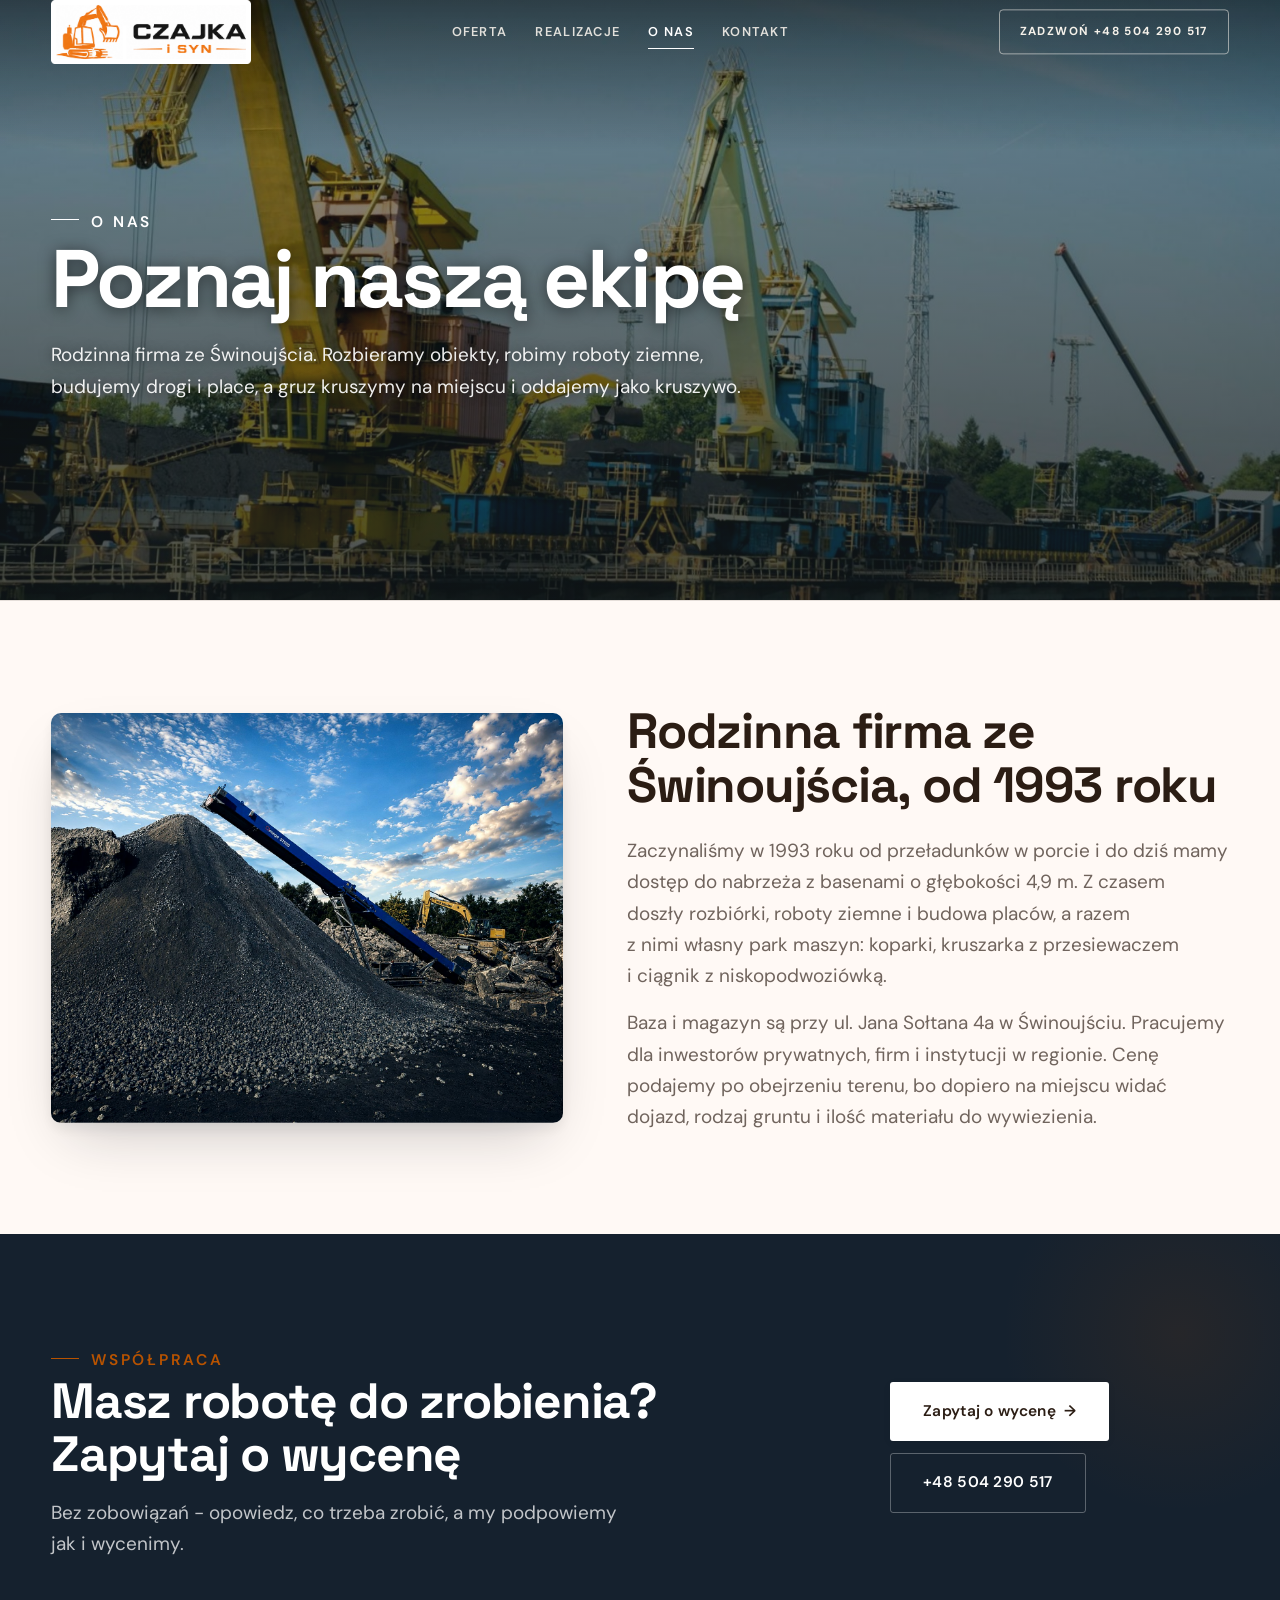
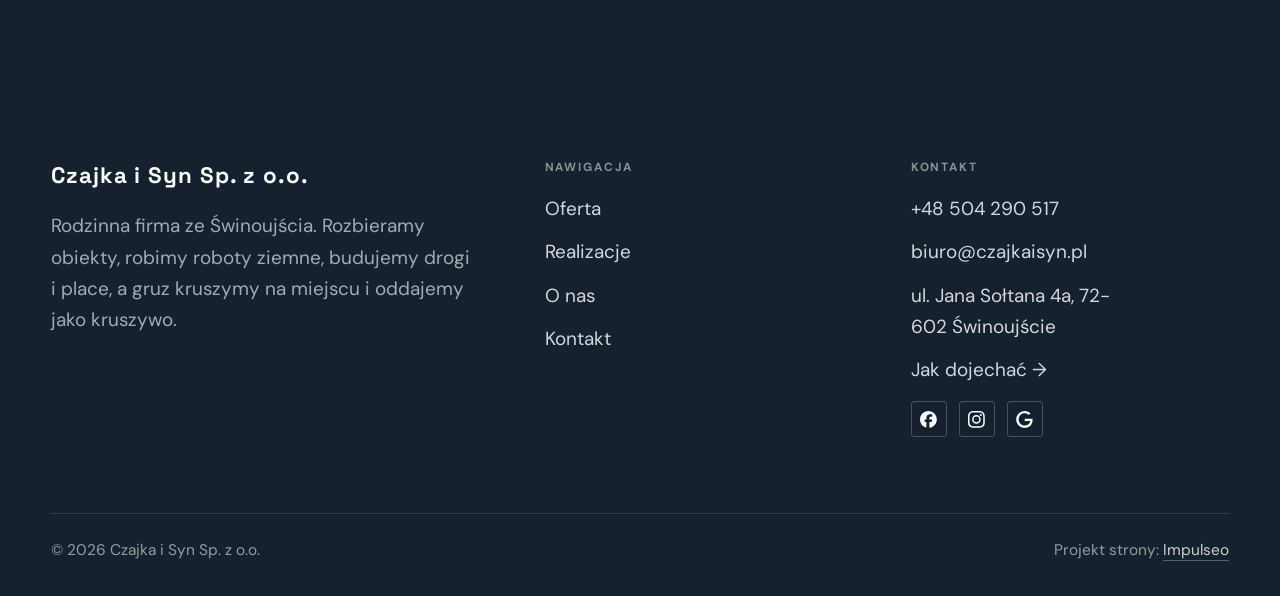
<file: o-nas.html>
<!DOCTYPE html>
<html lang="pl">
<head>
<meta charset="UTF-8">
<meta name="viewport" content="width=device-width, initial-scale=1.0">
<title>O nas - Czajka i Syn</title>
<meta name="description" content="Czajka i Syn - rodzinna firma ze Świnoujścia, od 1993 roku. Rozbiórki i wyburzenia, roboty ziemne, budowa dróg i placów, kruszenie i recykling gruzu (grupa 17, BDO), kruszywa i transport ciężki, przeładunki portowe i magazyn 1800 m². Ocena 4,9 w Google.">
<link rel="canonical" href="https://kris20032.github.io/czajka-i-syn-sp-z-o-o/o-nas.html">
<meta name="robots" content="noindex, nofollow">
<meta property="og:type" content="website">
<meta property="og:locale" content="pl_PL">
<meta property="og:site_name" content="Czajka i Syn">
<meta property="og:title" content="O nas - Czajka i Syn">
<meta property="og:description" content="Czajka i Syn - rodzinna firma ze Świnoujścia, od 1993 roku. Rozbiórki i wyburzenia, roboty ziemne, budowa dróg i placów, kruszenie i recykling gruzu (grupa 17, BDO), kruszywa i transport ciężki, przeładunki portowe i magazyn 1800 m². Ocena 4,9 w Google.">
<meta property="og:url" content="https://kris20032.github.io/czajka-i-syn-sp-z-o-o/o-nas.html">
<meta property="og:image" content="https://kris20032.github.io/czajka-i-syn-sp-z-o-o/img/og.jpg">
<meta property="og:image:width" content="1200">
<meta property="og:image:height" content="630">
<meta name="twitter:card" content="summary_large_image">
<link rel="preconnect" href="https://fonts.googleapis.com">
<link rel="preconnect" href="https://fonts.gstatic.com" crossorigin>
<link href="https://fonts.googleapis.com/css2?family=Space+Grotesk:wght@500;600;700&family=DM+Sans:opsz,wght@9..40,400;9..40,500;9..40,600&display=swap" rel="stylesheet">
<link rel="stylesheet" href="assets/styles.css?v=c0979ed0">
</head>
<body>

<header class="nav">
  <div class="wrap nav-inner">
    <a class="brand brand-has-logo" href="index.html"><img class="brand-logo" src="img/logo.png" alt="Czajka i Syn" width="1088" height="349" decoding="async"></a>
    <nav class="nav-links">
      <a href="oferta.html">Oferta</a>
      <a href="realizacje.html">Realizacje</a>
      <a href="o-nas.html" class="active" aria-current="page">O nas</a>
      <a href="kontakt.html">Kontakt</a>
      <a href="tel:+48504290517" class="btn btn-accent">Zadzwoń +48 504 290 517</a>
    </nav>
    <button class="nav-toggle" aria-label="Menu"><span></span><span></span><span></span></button>
  </div>
</header>

<main>
<section class="pagehead">
  <img src="img/g8.jpg" alt="Czajka i Syn - Poznaj naszą ekipę" width="1542" height="1000" decoding="async">
  <div class="wrap">
    <span class="eyebrow">O nas</span>
    <h1>Poznaj naszą ekipę</h1>
    <p>Rodzinna firma ze Świnoujścia. Rozbieramy obiekty, robimy roboty ziemne, budujemy drogi i place, a gruz kruszymy na miejscu i oddajemy jako kruszywo.</p>
  </div>
</section>
<section>
  <div class="wrap split">
    <div class="split-art reveal"><img src="img/g2.jpg" alt="Czajka i Syn" loading="lazy" width="1600" height="1200" decoding="async"></div>
    <div class="split-copy reveal">
      <h2>Rodzinna firma ze Świnoujścia, od 1993 roku</h2>
      <p class="muted">Zaczynaliśmy w 1993 roku od przeładunków w porcie i do dziś mamy dostęp do nabrzeża z basenami o głębokości 4,9 m. Z czasem doszły rozbiórki, roboty ziemne i budowa placów, a razem z nimi własny park maszyn: koparki, kruszarka z przesiewaczem i ciągnik z niskopodwoziówką.</p>
      <p class="muted">Baza i magazyn są przy ul. Jana Sołtana 4a w Świnoujściu. Pracujemy dla inwestorów prywatnych, firm i instytucji w regionie. Cenę podajemy po obejrzeniu terenu, bo dopiero na miejscu widać dojazd, rodzaj gruntu i ilość materiału do wywiezienia.</p>
    </div>
  </div>
</section>


<section class="cta">
  <div class="wrap">
    <div class="reveal">
      <span class="eyebrow">Współpraca</span>
      <h2>Masz robotę do zrobienia? Zapytaj o wycenę</h2>
      <p>Bez zobowiązań - opowiedz, co trzeba zrobić, a my podpowiemy jak i wycenimy.</p>
    </div>
    <div class="cta-actions reveal">
      <a href="kontakt.html" class="btn btn-light">Zapytaj o wycenę <span class="arr">→</span></a>
      <a href="tel:+48504290517" class="btn btn-ghost btn-ghost-cta">+48 504 290 517</a>
    </div>
  </div>
</section>
</main>

<footer>
  <div class="wrap">
    <div class="foot-grid">
      <div class="foot-brand">
        <div class="name">Czajka i Syn Sp. z o.o.</div>
        <p>Rodzinna firma ze Świnoujścia. Rozbieramy obiekty, robimy roboty ziemne, budujemy drogi i place, a gruz kruszymy na miejscu i oddajemy jako kruszywo.</p>
      </div>
      <div class="foot-col">
        <h4>Nawigacja</h4>
        <a href="oferta.html">Oferta</a>
        <a href="realizacje.html">Realizacje</a>
        <a href="o-nas.html">O nas</a>
        <a href="kontakt.html">Kontakt</a>
      </div>
      <div class="foot-col">
        <h4>Kontakt</h4>
        <a href="tel:+48504290517">+48 504 290 517</a>
        <a href="mailto:biuro@czajkaisyn.pl">biuro@czajkaisyn.pl</a>
        <p>ul. Jana Sołtana 4a, 72-602 Świnoujście</p>
        <a href="https://www.google.com/maps/place/Czajka+i+Syn+Sp.+z+o.o./@53.897789,14.275644,664m/data=!3m2!1e3!4b1!4m6!3m5!1s0x47aa5f185ee2c6c7:0xe8ba48af3080e697!8m2!3d53.897789!4d14.275644!16s%2Fg%2F1td_xmx1" target="_blank" rel="noopener">Jak dojechać →</a>
      <div class="foot-soc">
        <a class="soc" href="https://www.facebook.com/TransportCzajka/" target="_blank" rel="noopener" aria-label="Facebook - Czajka i Syn"><svg viewBox="0 0 24 24" aria-hidden="true" focusable="false"><path d="M9.101 23.691v-7.98H6.627v-3.667h2.474v-1.58c0-4.085 1.848-5.978 5.858-5.978.401 0 .955.042 1.468.103a8.68 8.68 0 0 1 1.141.195v3.325a8.623 8.623 0 0 0-.653-.036 26.805 26.805 0 0 0-.733-.009c-.707 0-1.259.096-1.675.309a1.686 1.686 0 0 0-.679.622c-.258.42-.374.995-.374 1.752v1.297h3.919l-.386 2.103-.287 1.564h-3.246v8.245C19.396 23.238 24 18.179 24 12.044c0-6.627-5.373-12-12-12s-12 5.373-12 12c0 5.628 3.874 10.35 9.101 11.647Z" fill="currentColor"/></svg></a>
        <a class="soc" href="https://www.instagram.com/czajkaaa/" target="_blank" rel="noopener" aria-label="Instagram - Czajka i Syn"><svg viewBox="0 0 24 24" aria-hidden="true" focusable="false"><path d="M7.0301.084c-1.2768.0602-2.1487.264-2.911.5634-.7888.3075-1.4575.72-2.1228 1.3877-.6652.6677-1.075 1.3368-1.3802 2.127-.2954.7638-.4956 1.6365-.552 2.914-.0564 1.2775-.0689 1.6882-.0626 4.947.0062 3.2586.0206 3.6671.0825 4.9473.061 1.2765.264 2.1482.5635 2.9107.308.7889.72 1.4573 1.388 2.1228.6679.6655 1.3365 1.0743 2.1285 1.38.7632.295 1.6361.4961 2.9134.552 1.2773.056 1.6884.069 4.9462.0627 3.2578-.0062 3.668-.0207 4.9478-.0814 1.28-.0607 2.147-.2652 2.9098-.5633.7889-.3086 1.4578-.72 2.1228-1.3881.665-.6682 1.0745-1.3378 1.3795-2.1284.2957-.7632.4966-1.636.552-2.9124.056-1.2809.0692-1.6898.063-4.948-.0063-3.2583-.021-3.6668-.0817-4.9465-.0607-1.2797-.264-2.1487-.5633-2.9117-.3084-.7889-.72-1.4568-1.3876-2.1228C21.2982 1.33 20.628.9208 19.8378.6165 19.074.321 18.2017.1197 16.9244.0645 15.6471.0093 15.236-.005 11.977.0014 8.718.0076 8.31.0215 7.0301.0839m.1402 21.6932c-1.17-.0509-1.8053-.2453-2.2287-.408-.5606-.216-.96-.4771-1.3819-.895-.422-.4178-.6811-.8186-.9-1.378-.1644-.4234-.3624-1.058-.4171-2.228-.0595-1.2645-.072-1.6442-.079-4.848-.007-3.2037.0053-3.583.0607-4.848.05-1.169.2456-1.805.408-2.2282.216-.5613.4762-.96.895-1.3816.4188-.4217.8184-.6814 1.3783-.9003.423-.1651 1.0575-.3614 2.227-.4171 1.2655-.06 1.6447-.072 4.848-.079 3.2033-.007 3.5835.005 4.8495.0608 1.169.0508 1.8053.2445 2.228.408.5608.216.96.4754 1.3816.895.4217.4194.6816.8176.9005 1.3787.1653.4217.3617 1.056.4169 2.2263.0602 1.2655.0739 1.645.0796 4.848.0058 3.203-.0055 3.5834-.061 4.848-.051 1.17-.245 1.8055-.408 2.2294-.216.5604-.4763.96-.8954 1.3814-.419.4215-.8181.6811-1.3783.9-.4224.1649-1.0577.3617-2.2262.4174-1.2656.0595-1.6448.072-4.8493.079-3.2045.007-3.5825-.006-4.848-.0608M16.953 5.5864A1.44 1.44 0 1 0 18.39 4.144a1.44 1.44 0 0 0-1.437 1.4424M5.8385 12.012c.0067 3.4032 2.7706 6.1557 6.173 6.1493 3.4026-.0065 6.157-2.7701 6.1506-6.1733-.0065-3.4032-2.771-6.1565-6.174-6.1498-3.403.0067-6.156 2.771-6.1496 6.1738M8 12.0077a4 4 0 1 1 4.008 3.9921A3.9996 3.9996 0 0 1 8 12.0077" fill="currentColor"/></svg></a>
        <a class="soc" href="https://www.google.com/maps/place/Czajka+i+Syn+Sp.+z+o.o./@53.897789,14.275644,664m/data=!4m6!3m5!1s0x47aa5f185ee2c6c7:0xe8ba48af3080e697!8m2!3d53.897789!4d14.275644" target="_blank" rel="noopener" aria-label="Google - Czajka i Syn"><svg viewBox="0 0 24 24" aria-hidden="true" focusable="false"><path d="M12.48 10.92v3.28h7.84c-.24 1.84-.853 3.187-1.787 4.133-1.147 1.147-2.933 2.4-6.053 2.4-4.827 0-8.6-3.893-8.6-8.72s3.773-8.72 8.6-8.72c2.6 0 4.507 1.027 5.907 2.347l2.307-2.307C18.747 1.44 16.133 0 12.48 0 5.867 0 .307 5.387.307 12s5.56 12 12.173 12c3.573 0 6.267-1.173 8.373-3.36 2.16-2.16 2.84-5.213 2.84-7.667 0-.76-.053-1.467-.173-2.053H12.48z" fill="currentColor"/></svg></a>
      </div>
      </div>
    </div>
    <div class="foot-bot">
      <span>© 2026 Czajka i Syn Sp. z o.o.</span>
      <span>Projekt strony: <a class="foot-credit" href="https://impulseo.pl" target="_blank" rel="noopener">Impulseo</a></span>
    </div>
  </div>
</footer>
<div class="sticky-call"><a class="sc-call" href="tel:+48504290517"><svg class="ico-tel" width="16" height="16" viewBox="0 0 24 24" fill="none" aria-hidden="true"><path d="M6.6 10.8a15.5 15.5 0 0 0 6.6 6.6l2.2-2.2a1 1 0 0 1 1-.24 11.4 11.4 0 0 0 3.6.58 1 1 0 0 1 1 1V20a1 1 0 0 1-1 1A17 17 0 0 1 3 4a1 1 0 0 1 1-1h3.5a1 1 0 0 1 1 1c0 1.25.2 2.46.58 3.6a1 1 0 0 1-.25 1l-2.23 2.2Z" fill="currentColor"/></svg> Zadzwoń</a><a class="sc-quote" href="kontakt.html">Zadzwoń po wycenę</a></div>
<div class="demo-wazne" data-do="2026-10-20" data-cykl="3" hidden><svg class="dw-ico" width="13" height="13" viewBox="0 0 24 24" fill="none" aria-hidden="true"><circle cx="12" cy="12" r="8.6" stroke="currentColor" stroke-width="1.8"/><path d="M12 7.2V12l3.3 2" stroke="currentColor" stroke-width="1.8" stroke-linecap="round"/></svg><span class="dw-txt"></span></div>

<script src="assets/main.js"></script>
</body>
</html>
</file>
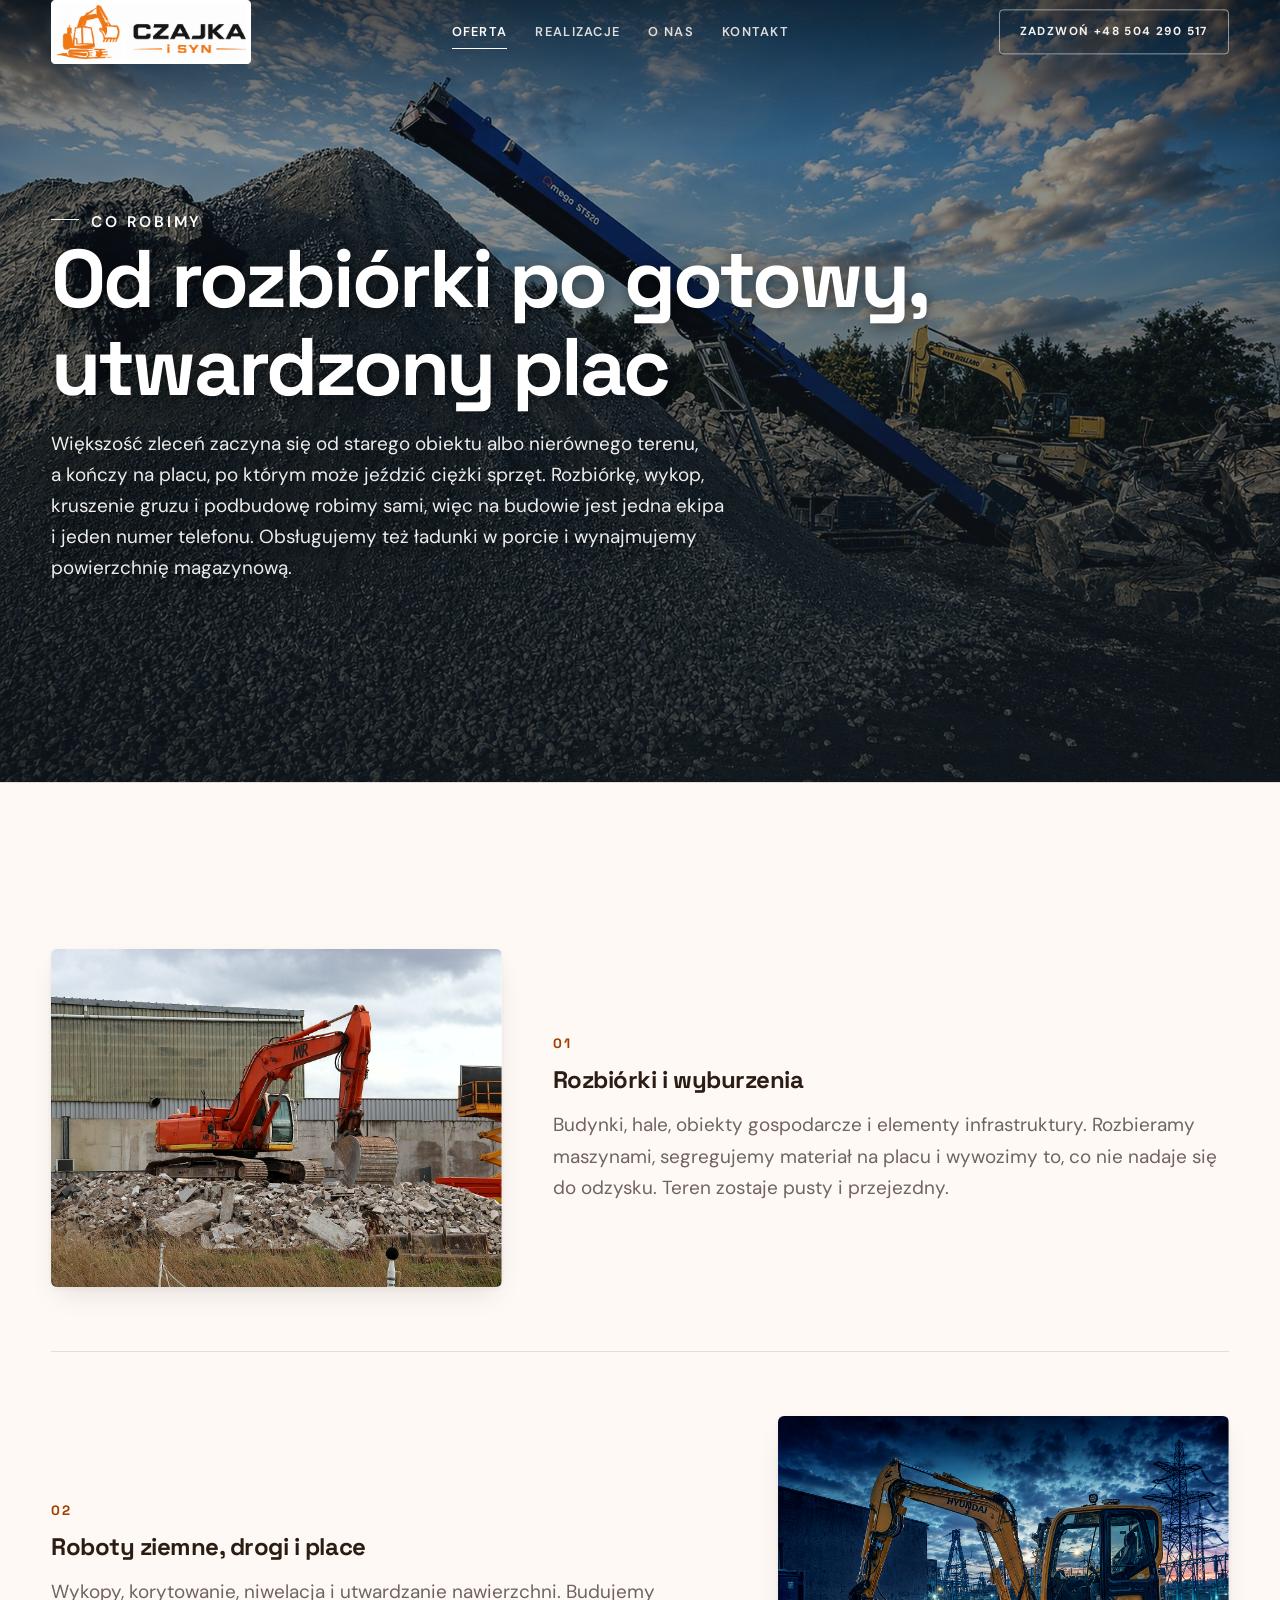
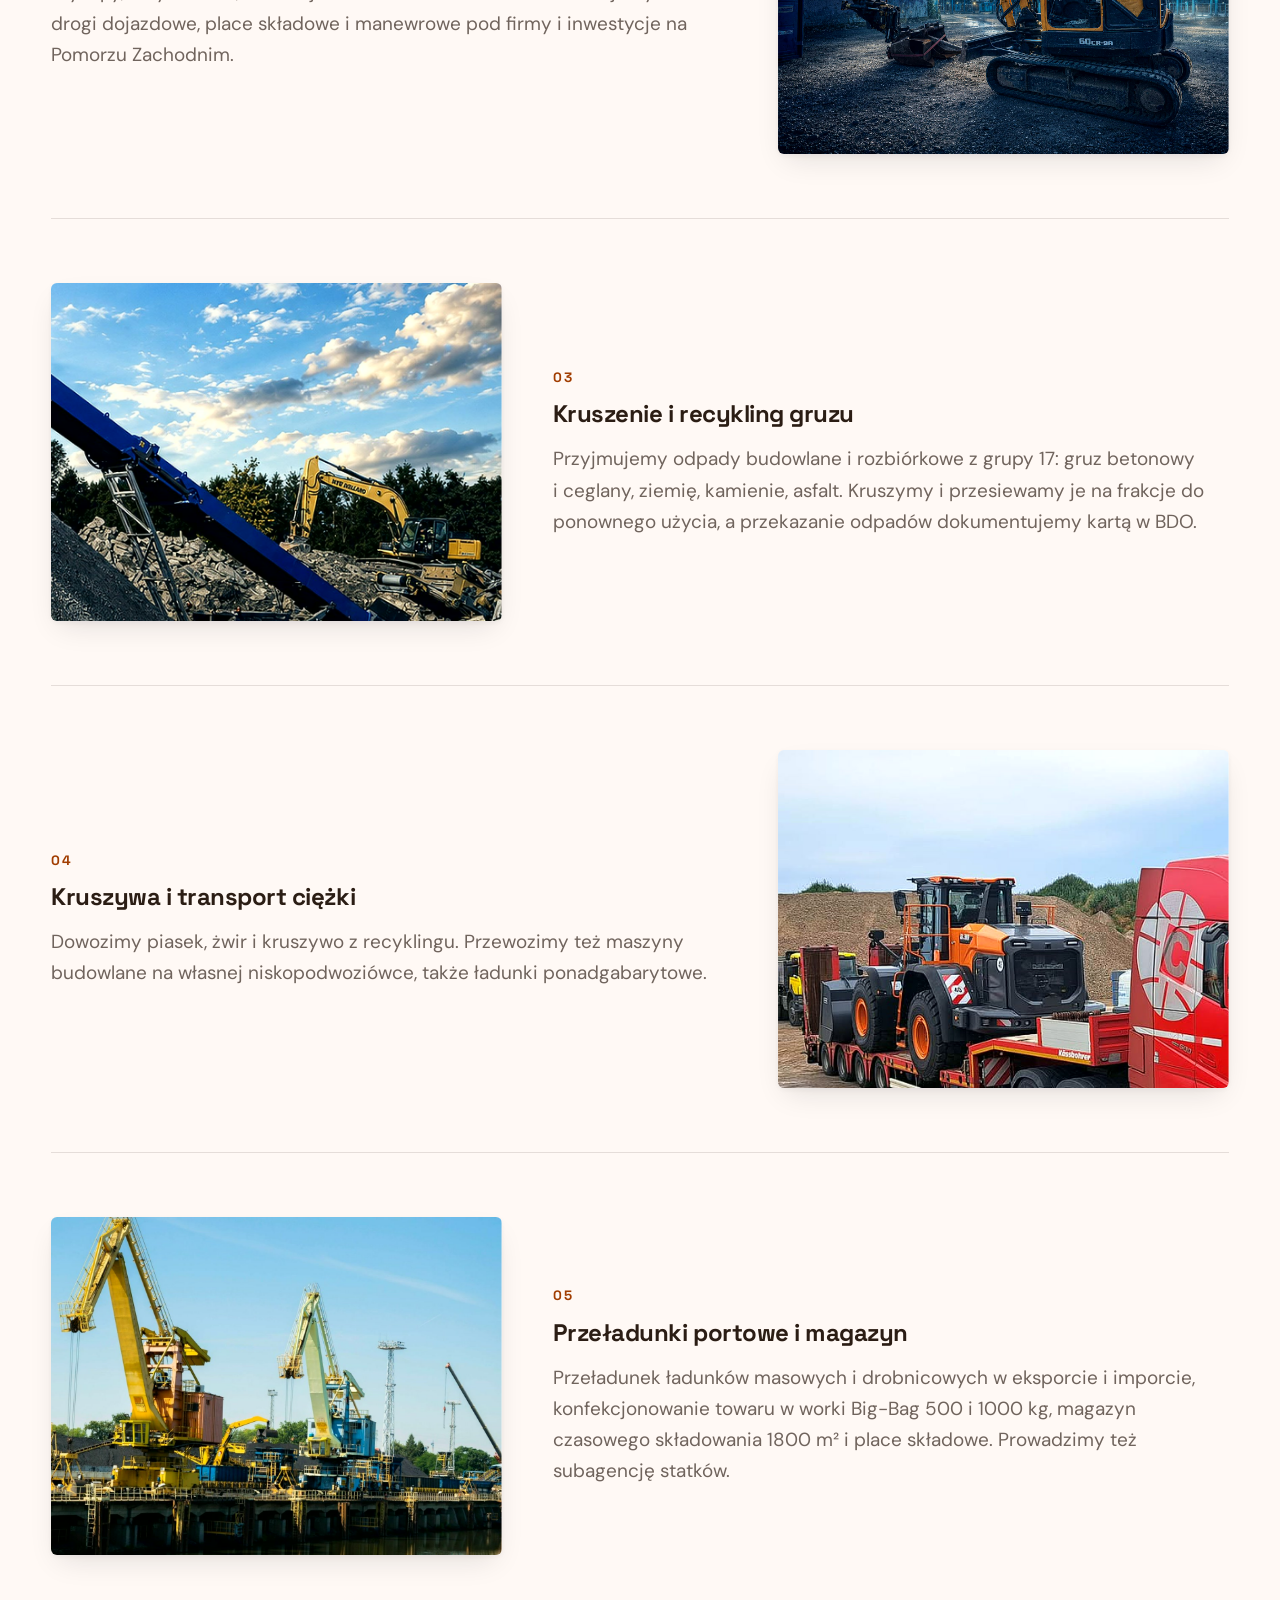
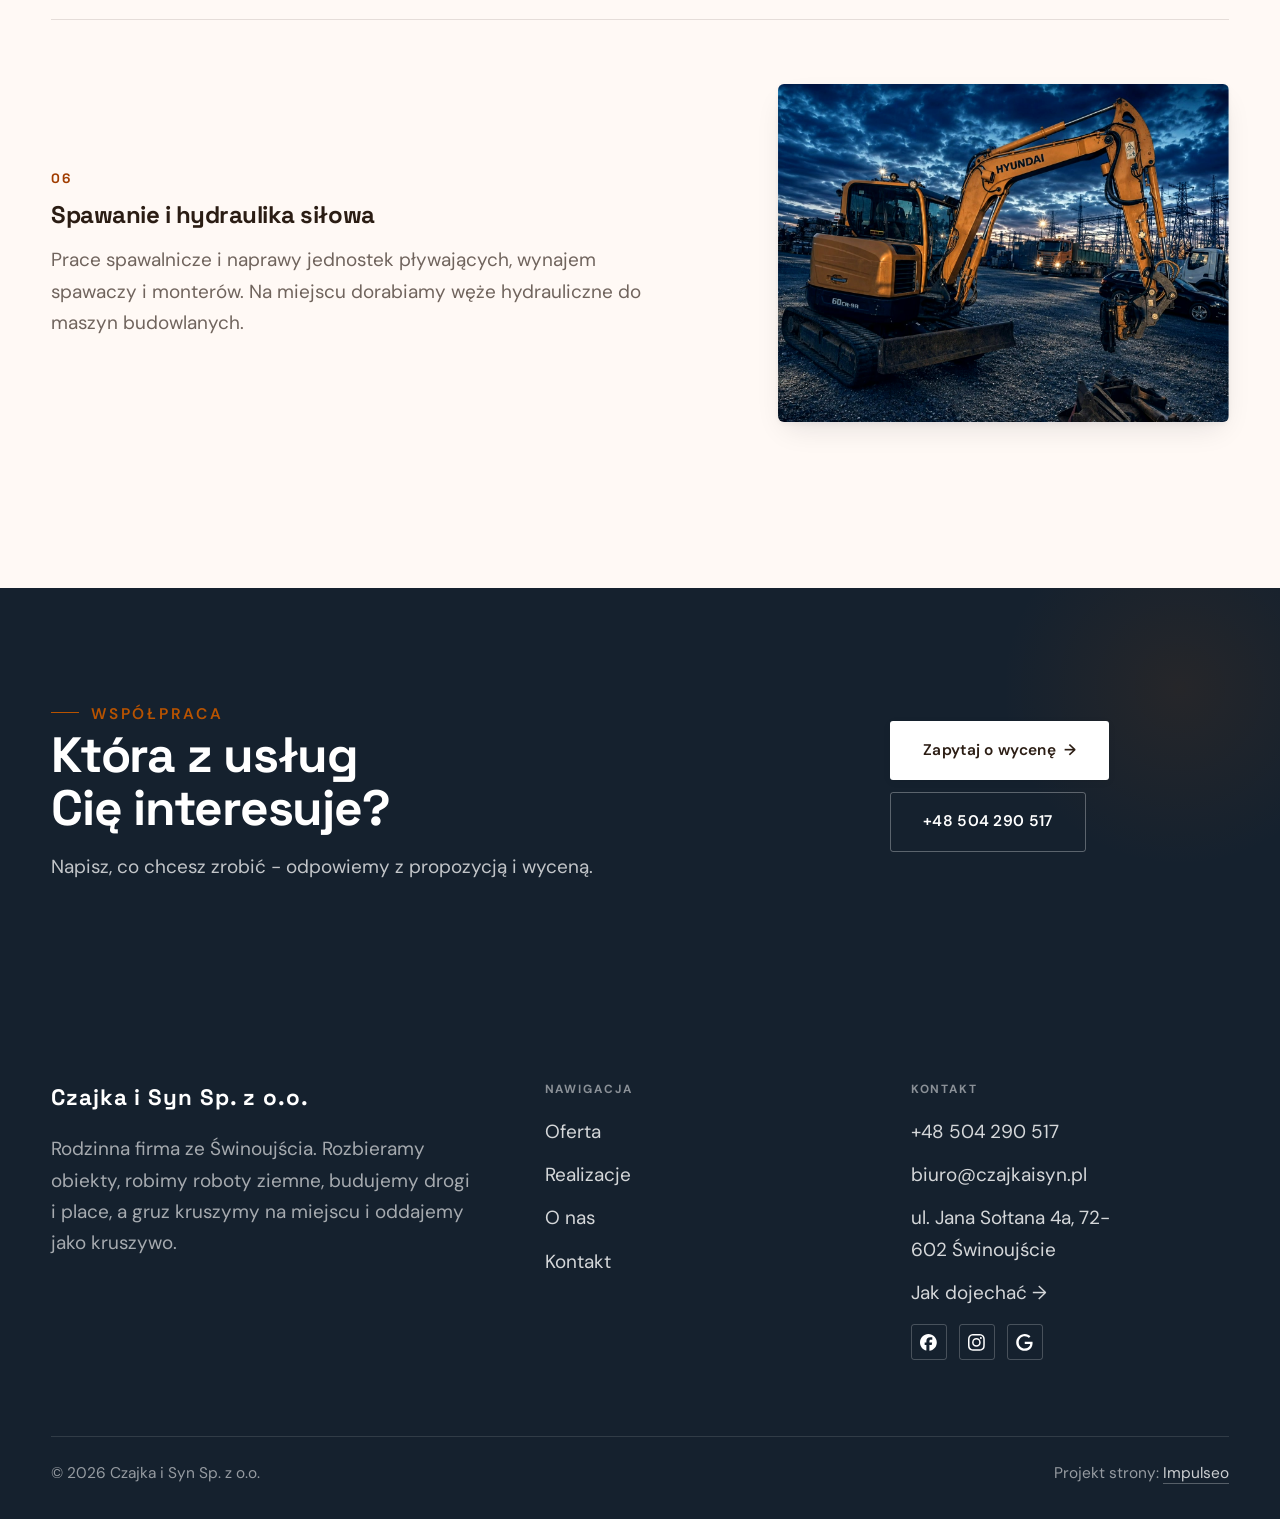
<file: oferta.html>
<!DOCTYPE html>
<html lang="pl">
<head>
<meta charset="UTF-8">
<meta name="viewport" content="width=device-width, initial-scale=1.0">
<title>Oferta - Czajka i Syn</title>
<meta name="description" content="Czajka i Syn - rodzinna firma ze Świnoujścia, od 1993 roku. Rozbiórki i wyburzenia, roboty ziemne, budowa dróg i placów, kruszenie i recykling gruzu (grupa 17, BDO), kruszywa i transport ciężki, przeładunki portowe i magazyn 1800 m². Ocena 4,9 w Google.">
<link rel="canonical" href="https://kris20032.github.io/czajka-i-syn-sp-z-o-o/oferta.html">
<meta name="robots" content="noindex, nofollow">
<meta property="og:type" content="website">
<meta property="og:locale" content="pl_PL">
<meta property="og:site_name" content="Czajka i Syn">
<meta property="og:title" content="Oferta - Czajka i Syn">
<meta property="og:description" content="Czajka i Syn - rodzinna firma ze Świnoujścia, od 1993 roku. Rozbiórki i wyburzenia, roboty ziemne, budowa dróg i placów, kruszenie i recykling gruzu (grupa 17, BDO), kruszywa i transport ciężki, przeładunki portowe i magazyn 1800 m². Ocena 4,9 w Google.">
<meta property="og:url" content="https://kris20032.github.io/czajka-i-syn-sp-z-o-o/oferta.html">
<meta property="og:image" content="https://kris20032.github.io/czajka-i-syn-sp-z-o-o/img/og.jpg">
<meta property="og:image:width" content="1200">
<meta property="og:image:height" content="630">
<meta name="twitter:card" content="summary_large_image">
<link rel="preconnect" href="https://fonts.googleapis.com">
<link rel="preconnect" href="https://fonts.gstatic.com" crossorigin>
<link href="https://fonts.googleapis.com/css2?family=Space+Grotesk:wght@500;600;700&family=DM+Sans:opsz,wght@9..40,400;9..40,500;9..40,600&display=swap" rel="stylesheet">
<link rel="stylesheet" href="assets/styles.css?v=c0979ed0">
</head>
<body>

<header class="nav">
  <div class="wrap nav-inner">
    <a class="brand brand-has-logo" href="index.html"><img class="brand-logo" src="img/logo.png" alt="Czajka i Syn" width="1088" height="349" decoding="async"></a>
    <nav class="nav-links">
      <a href="oferta.html" class="active" aria-current="page">Oferta</a>
      <a href="realizacje.html">Realizacje</a>
      <a href="o-nas.html">O nas</a>
      <a href="kontakt.html">Kontakt</a>
      <a href="tel:+48504290517" class="btn btn-accent">Zadzwoń +48 504 290 517</a>
    </nav>
    <button class="nav-toggle" aria-label="Menu"><span></span><span></span><span></span></button>
  </div>
</header>

<main>
<section class="pagehead">
  <img src="img/g2.jpg" alt="Czajka i Syn - Od rozbiórki po gotowy, utwardzony plac" width="1600" height="1200" decoding="async">
  <div class="wrap">
    <span class="eyebrow">Co robimy</span>
    <h1>Od rozbiórki po gotowy, utwardzony plac</h1>
    <p>Większość zleceń zaczyna się od starego obiektu albo nierównego terenu, a kończy na placu, po którym może jeździć ciężki sprzęt. Rozbiórkę, wykop, kruszenie gruzu i podbudowę robimy sami, więc na budowie jest jedna ekipa i jeden numer telefonu. Obsługujemy też ładunki w porcie i wynajmujemy powierzchnię magazynową.</p>
  </div>
</section>
<section>
  <div class="wrap">
    <div class="svc-row reveal">
      <div class="svc-row-art"><img src="img/g7.jpg" alt="Rozbiórki i wyburzenia" loading="lazy" width="1600" height="1066" decoding="async"></div>
      <div>
        <span class="num">01</span>
        <h3>Rozbiórki i wyburzenia</h3>
        <p class="muted">Budynki, hale, obiekty gospodarcze i elementy infrastruktury. Rozbieramy maszynami, segregujemy materiał na placu i wywozimy to, co nie nadaje się do odzysku. Teren zostaje pusty i przejezdny.</p>
      </div>
    </div>
    <div class="svc-row rev reveal">
      <div class="svc-row-art"><img src="img/g1.jpg" alt="Roboty ziemne, drogi i place" loading="lazy" width="1600" height="1200" decoding="async"></div>
      <div>
        <span class="num">02</span>
        <h3>Roboty ziemne, drogi i place</h3>
        <p class="muted">Wykopy, korytowanie, niwelacja i utwardzanie nawierzchni. Budujemy drogi dojazdowe, place składowe i manewrowe pod firmy i inwestycje na Pomorzu Zachodnim.</p>
      </div>
    </div>
    <div class="svc-row reveal">
      <div class="svc-row-art"><img src="img/g4.jpg" alt="Kruszenie i recykling gruzu" loading="lazy" width="1600" height="744" decoding="async"></div>
      <div>
        <span class="num">03</span>
        <h3>Kruszenie i recykling gruzu</h3>
        <p class="muted">Przyjmujemy odpady budowlane i rozbiórkowe z grupy 17: gruz betonowy i ceglany, ziemię, kamienie, asfalt. Kruszymy i przesiewamy je na frakcje do ponownego użycia, a przekazanie odpadów dokumentujemy kartą w BDO.</p>
      </div>
    </div>
    <div class="svc-row rev reveal">
      <div class="svc-row-art"><img src="img/g5.jpg" alt="Kruszywa i transport ciężki" loading="lazy" width="1069" height="802" decoding="async"></div>
      <div>
        <span class="num">04</span>
        <h3>Kruszywa i transport ciężki</h3>
        <p class="muted">Dowozimy piasek, żwir i kruszywo z recyklingu. Przewozimy też maszyny budowlane na własnej niskopodwoziówce, także ładunki ponadgabarytowe.</p>
      </div>
    </div>
    <div class="svc-row reveal">
      <div class="svc-row-art"><img src="img/g8.jpg" alt="Przeładunki portowe i magazyn" loading="lazy" width="1542" height="1000" decoding="async"></div>
      <div>
        <span class="num">05</span>
        <h3>Przeładunki portowe i magazyn</h3>
        <p class="muted">Przeładunek ładunków masowych i drobnicowych w eksporcie i imporcie, konfekcjonowanie towaru w worki Big-Bag 500 i 1000 kg, magazyn czasowego składowania 1800 m² i place składowe. Prowadzimy też subagencję statków.</p>
      </div>
    </div>
    <div class="svc-row rev reveal">
      <div class="svc-row-art"><img src="img/g3.jpg" alt="Spawanie i hydraulika siłowa" loading="lazy" width="1498" height="1078" decoding="async"></div>
      <div>
        <span class="num">06</span>
        <h3>Spawanie i hydraulika siłowa</h3>
        <p class="muted">Prace spawalnicze i naprawy jednostek pływających, wynajem spawaczy i monterów. Na miejscu dorabiamy węże hydrauliczne do maszyn budowlanych.</p>
      </div>
    </div>
  </div>
</section>

<section class="cta">
  <div class="wrap">
    <div class="reveal">
      <span class="eyebrow">Współpraca</span>
      <h2>Która z usług Cię interesuje?</h2>
      <p>Napisz, co chcesz zrobić - odpowiemy z propozycją i wyceną.</p>
    </div>
    <div class="cta-actions reveal">
      <a href="kontakt.html" class="btn btn-light">Zapytaj o wycenę <span class="arr">→</span></a>
      <a href="tel:+48504290517" class="btn btn-ghost btn-ghost-cta">+48 504 290 517</a>
    </div>
  </div>
</section>
</main>

<footer>
  <div class="wrap">
    <div class="foot-grid">
      <div class="foot-brand">
        <div class="name">Czajka i Syn Sp. z o.o.</div>
        <p>Rodzinna firma ze Świnoujścia. Rozbieramy obiekty, robimy roboty ziemne, budujemy drogi i place, a gruz kruszymy na miejscu i oddajemy jako kruszywo.</p>
      </div>
      <div class="foot-col">
        <h4>Nawigacja</h4>
        <a href="oferta.html">Oferta</a>
        <a href="realizacje.html">Realizacje</a>
        <a href="o-nas.html">O nas</a>
        <a href="kontakt.html">Kontakt</a>
      </div>
      <div class="foot-col">
        <h4>Kontakt</h4>
        <a href="tel:+48504290517">+48 504 290 517</a>
        <a href="mailto:biuro@czajkaisyn.pl">biuro@czajkaisyn.pl</a>
        <p>ul. Jana Sołtana 4a, 72-602 Świnoujście</p>
        <a href="https://www.google.com/maps/place/Czajka+i+Syn+Sp.+z+o.o./@53.897789,14.275644,664m/data=!3m2!1e3!4b1!4m6!3m5!1s0x47aa5f185ee2c6c7:0xe8ba48af3080e697!8m2!3d53.897789!4d14.275644!16s%2Fg%2F1td_xmx1" target="_blank" rel="noopener">Jak dojechać →</a>
      <div class="foot-soc">
        <a class="soc" href="https://www.facebook.com/TransportCzajka/" target="_blank" rel="noopener" aria-label="Facebook - Czajka i Syn"><svg viewBox="0 0 24 24" aria-hidden="true" focusable="false"><path d="M9.101 23.691v-7.98H6.627v-3.667h2.474v-1.58c0-4.085 1.848-5.978 5.858-5.978.401 0 .955.042 1.468.103a8.68 8.68 0 0 1 1.141.195v3.325a8.623 8.623 0 0 0-.653-.036 26.805 26.805 0 0 0-.733-.009c-.707 0-1.259.096-1.675.309a1.686 1.686 0 0 0-.679.622c-.258.42-.374.995-.374 1.752v1.297h3.919l-.386 2.103-.287 1.564h-3.246v8.245C19.396 23.238 24 18.179 24 12.044c0-6.627-5.373-12-12-12s-12 5.373-12 12c0 5.628 3.874 10.35 9.101 11.647Z" fill="currentColor"/></svg></a>
        <a class="soc" href="https://www.instagram.com/czajkaaa/" target="_blank" rel="noopener" aria-label="Instagram - Czajka i Syn"><svg viewBox="0 0 24 24" aria-hidden="true" focusable="false"><path d="M7.0301.084c-1.2768.0602-2.1487.264-2.911.5634-.7888.3075-1.4575.72-2.1228 1.3877-.6652.6677-1.075 1.3368-1.3802 2.127-.2954.7638-.4956 1.6365-.552 2.914-.0564 1.2775-.0689 1.6882-.0626 4.947.0062 3.2586.0206 3.6671.0825 4.9473.061 1.2765.264 2.1482.5635 2.9107.308.7889.72 1.4573 1.388 2.1228.6679.6655 1.3365 1.0743 2.1285 1.38.7632.295 1.6361.4961 2.9134.552 1.2773.056 1.6884.069 4.9462.0627 3.2578-.0062 3.668-.0207 4.9478-.0814 1.28-.0607 2.147-.2652 2.9098-.5633.7889-.3086 1.4578-.72 2.1228-1.3881.665-.6682 1.0745-1.3378 1.3795-2.1284.2957-.7632.4966-1.636.552-2.9124.056-1.2809.0692-1.6898.063-4.948-.0063-3.2583-.021-3.6668-.0817-4.9465-.0607-1.2797-.264-2.1487-.5633-2.9117-.3084-.7889-.72-1.4568-1.3876-2.1228C21.2982 1.33 20.628.9208 19.8378.6165 19.074.321 18.2017.1197 16.9244.0645 15.6471.0093 15.236-.005 11.977.0014 8.718.0076 8.31.0215 7.0301.0839m.1402 21.6932c-1.17-.0509-1.8053-.2453-2.2287-.408-.5606-.216-.96-.4771-1.3819-.895-.422-.4178-.6811-.8186-.9-1.378-.1644-.4234-.3624-1.058-.4171-2.228-.0595-1.2645-.072-1.6442-.079-4.848-.007-3.2037.0053-3.583.0607-4.848.05-1.169.2456-1.805.408-2.2282.216-.5613.4762-.96.895-1.3816.4188-.4217.8184-.6814 1.3783-.9003.423-.1651 1.0575-.3614 2.227-.4171 1.2655-.06 1.6447-.072 4.848-.079 3.2033-.007 3.5835.005 4.8495.0608 1.169.0508 1.8053.2445 2.228.408.5608.216.96.4754 1.3816.895.4217.4194.6816.8176.9005 1.3787.1653.4217.3617 1.056.4169 2.2263.0602 1.2655.0739 1.645.0796 4.848.0058 3.203-.0055 3.5834-.061 4.848-.051 1.17-.245 1.8055-.408 2.2294-.216.5604-.4763.96-.8954 1.3814-.419.4215-.8181.6811-1.3783.9-.4224.1649-1.0577.3617-2.2262.4174-1.2656.0595-1.6448.072-4.8493.079-3.2045.007-3.5825-.006-4.848-.0608M16.953 5.5864A1.44 1.44 0 1 0 18.39 4.144a1.44 1.44 0 0 0-1.437 1.4424M5.8385 12.012c.0067 3.4032 2.7706 6.1557 6.173 6.1493 3.4026-.0065 6.157-2.7701 6.1506-6.1733-.0065-3.4032-2.771-6.1565-6.174-6.1498-3.403.0067-6.156 2.771-6.1496 6.1738M8 12.0077a4 4 0 1 1 4.008 3.9921A3.9996 3.9996 0 0 1 8 12.0077" fill="currentColor"/></svg></a>
        <a class="soc" href="https://www.google.com/maps/place/Czajka+i+Syn+Sp.+z+o.o./@53.897789,14.275644,664m/data=!4m6!3m5!1s0x47aa5f185ee2c6c7:0xe8ba48af3080e697!8m2!3d53.897789!4d14.275644" target="_blank" rel="noopener" aria-label="Google - Czajka i Syn"><svg viewBox="0 0 24 24" aria-hidden="true" focusable="false"><path d="M12.48 10.92v3.28h7.84c-.24 1.84-.853 3.187-1.787 4.133-1.147 1.147-2.933 2.4-6.053 2.4-4.827 0-8.6-3.893-8.6-8.72s3.773-8.72 8.6-8.72c2.6 0 4.507 1.027 5.907 2.347l2.307-2.307C18.747 1.44 16.133 0 12.48 0 5.867 0 .307 5.387.307 12s5.56 12 12.173 12c3.573 0 6.267-1.173 8.373-3.36 2.16-2.16 2.84-5.213 2.84-7.667 0-.76-.053-1.467-.173-2.053H12.48z" fill="currentColor"/></svg></a>
      </div>
      </div>
    </div>
    <div class="foot-bot">
      <span>© 2026 Czajka i Syn Sp. z o.o.</span>
      <span>Projekt strony: <a class="foot-credit" href="https://impulseo.pl" target="_blank" rel="noopener">Impulseo</a></span>
    </div>
  </div>
</footer>
<div class="sticky-call"><a class="sc-call" href="tel:+48504290517"><svg class="ico-tel" width="16" height="16" viewBox="0 0 24 24" fill="none" aria-hidden="true"><path d="M6.6 10.8a15.5 15.5 0 0 0 6.6 6.6l2.2-2.2a1 1 0 0 1 1-.24 11.4 11.4 0 0 0 3.6.58 1 1 0 0 1 1 1V20a1 1 0 0 1-1 1A17 17 0 0 1 3 4a1 1 0 0 1 1-1h3.5a1 1 0 0 1 1 1c0 1.25.2 2.46.58 3.6a1 1 0 0 1-.25 1l-2.23 2.2Z" fill="currentColor"/></svg> Zadzwoń</a><a class="sc-quote" href="kontakt.html">Zadzwoń po wycenę</a></div>
<div class="demo-wazne" data-do="2026-10-20" data-cykl="3" hidden><svg class="dw-ico" width="13" height="13" viewBox="0 0 24 24" fill="none" aria-hidden="true"><circle cx="12" cy="12" r="8.6" stroke="currentColor" stroke-width="1.8"/><path d="M12 7.2V12l3.3 2" stroke="currentColor" stroke-width="1.8" stroke-linecap="round"/></svg><span class="dw-txt"></span></div>

<script src="assets/main.js"></script>
</body>
</html>
</file>
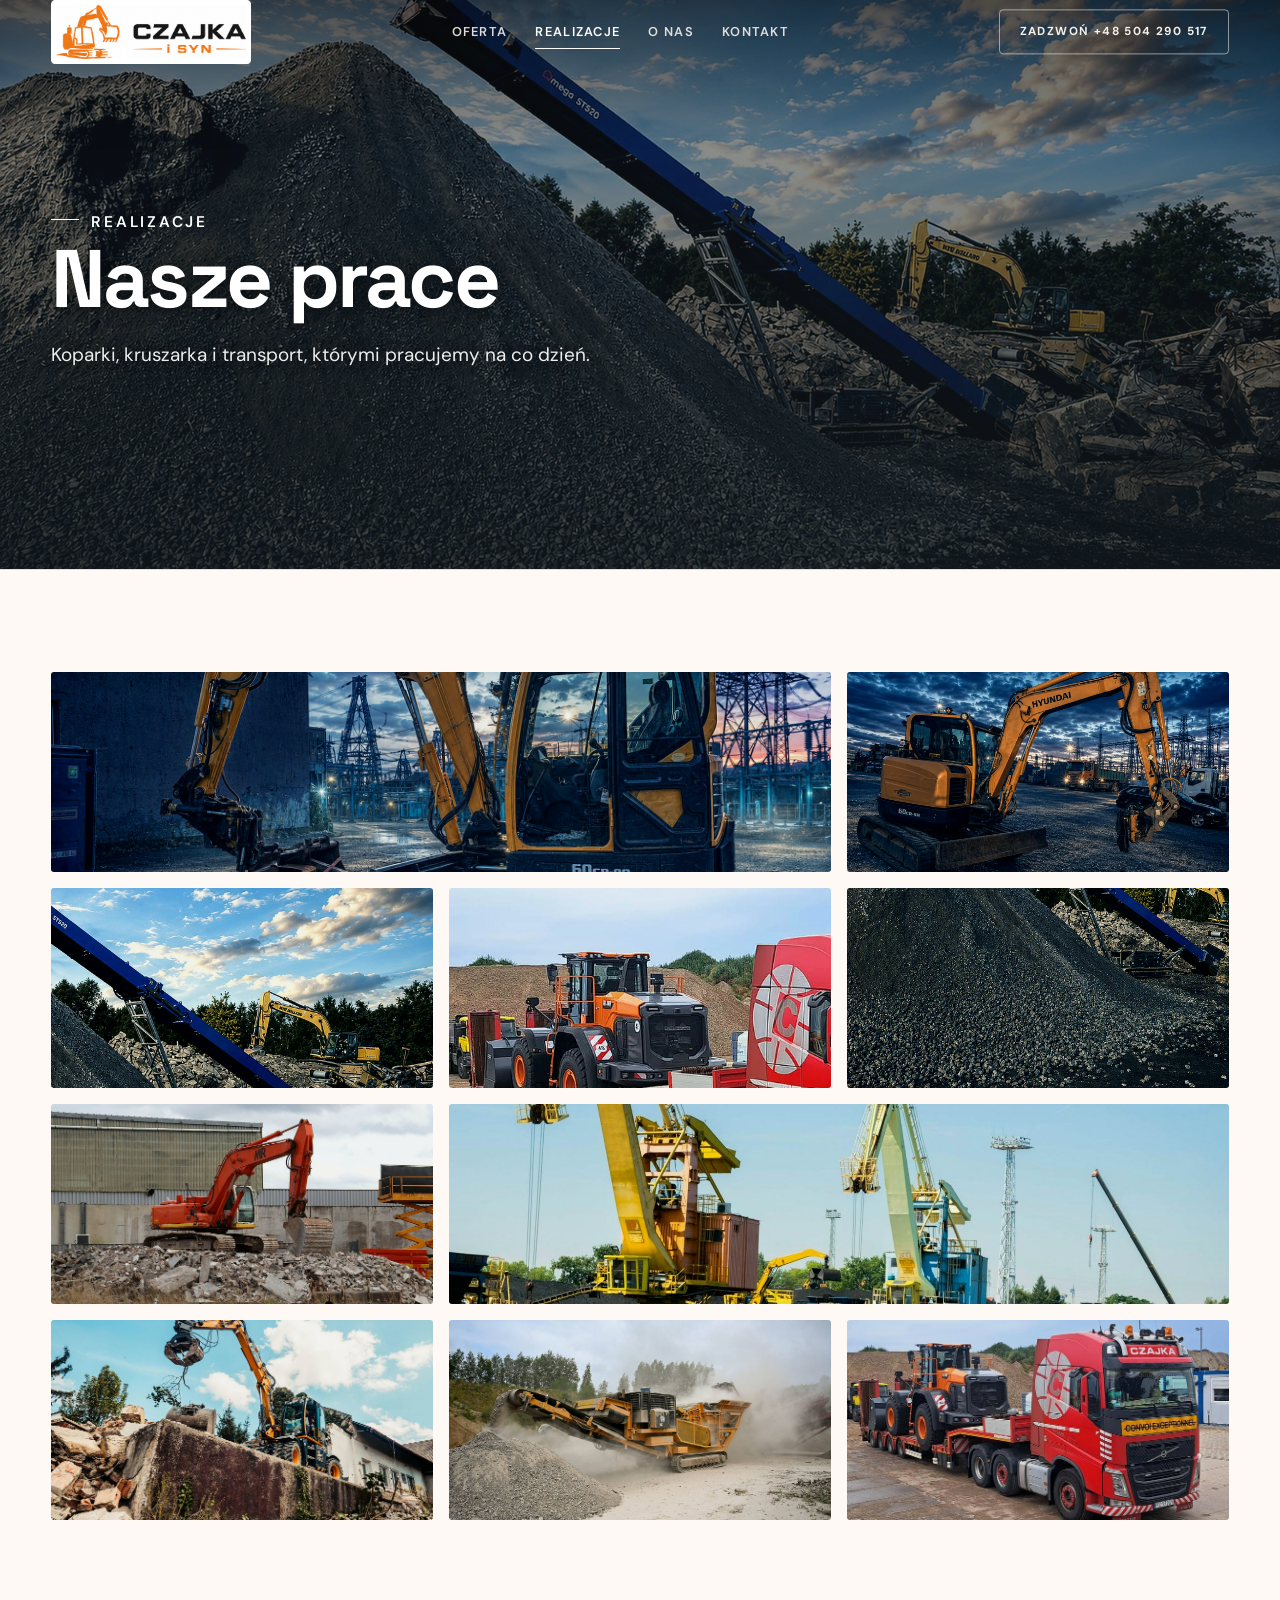
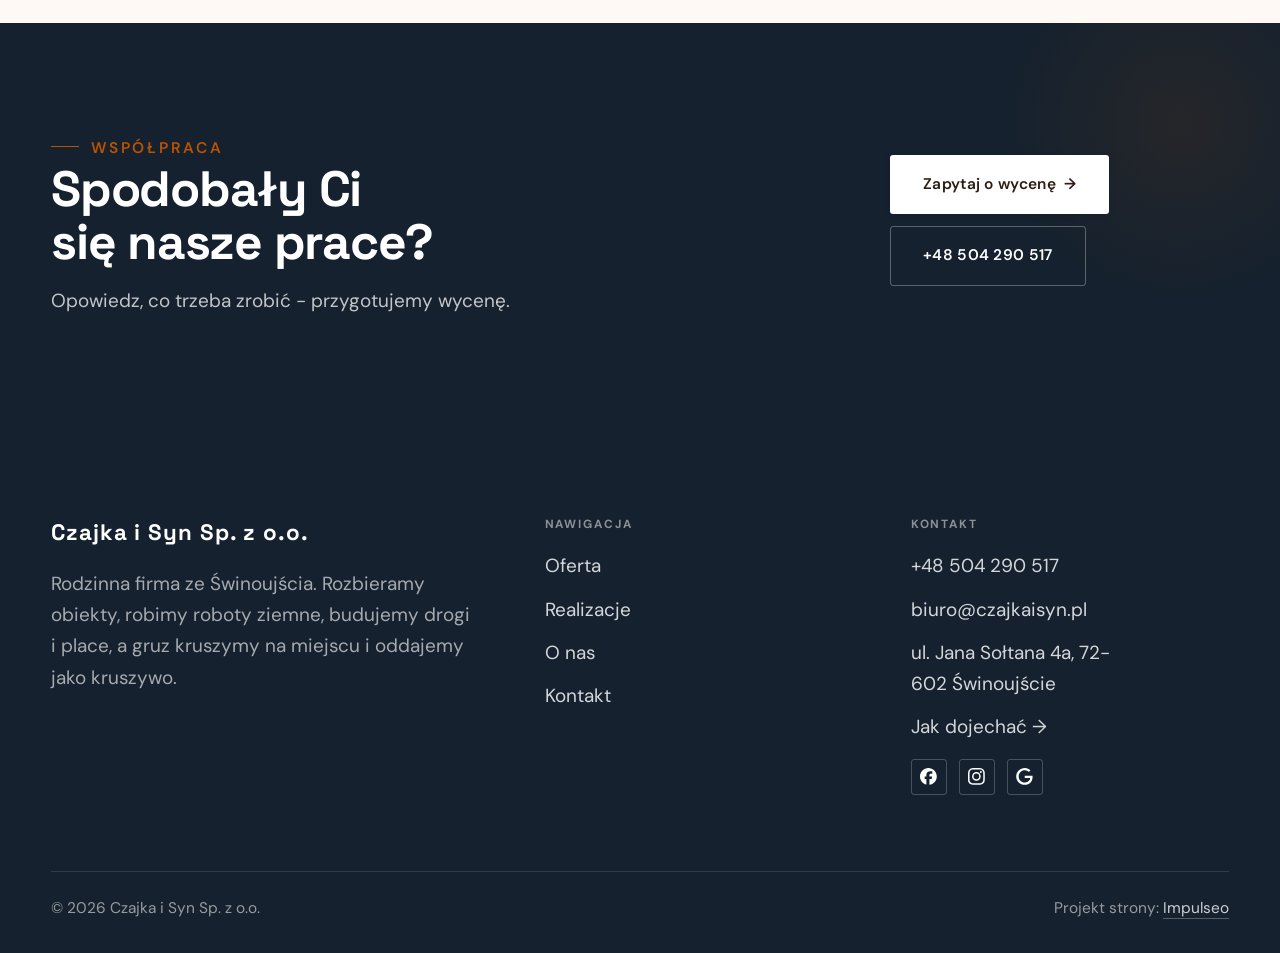
<file: realizacje.html>
<!DOCTYPE html>
<html lang="pl">
<head>
<meta charset="UTF-8">
<meta name="viewport" content="width=device-width, initial-scale=1.0">
<title>Realizacje - Czajka i Syn</title>
<meta name="description" content="Realizacje Czajka i Syn: Koparka gąsienicowa na placu, Kruszywo z recyklingu gruzu, Koparka gotowa do wyjazdu na budowę, Przesiewanie i kruszenie gruzu, Transport ładowarki na niskopodwoziówce">
<link rel="canonical" href="https://kris20032.github.io/czajka-i-syn-sp-z-o-o/realizacje.html">
<meta name="robots" content="noindex, nofollow">
<meta property="og:type" content="website">
<meta property="og:locale" content="pl_PL">
<meta property="og:site_name" content="Czajka i Syn">
<meta property="og:title" content="Realizacje - Czajka i Syn">
<meta property="og:description" content="Realizacje Czajka i Syn: Koparka gąsienicowa na placu, Kruszywo z recyklingu gruzu, Koparka gotowa do wyjazdu na budowę, Przesiewanie i kruszenie gruzu, Transport ładowarki na niskopodwoziówce">
<meta property="og:url" content="https://kris20032.github.io/czajka-i-syn-sp-z-o-o/realizacje.html">
<meta property="og:image" content="https://kris20032.github.io/czajka-i-syn-sp-z-o-o/img/og.jpg">
<meta property="og:image:width" content="1200">
<meta property="og:image:height" content="630">
<meta name="twitter:card" content="summary_large_image">
<link rel="preconnect" href="https://fonts.googleapis.com">
<link rel="preconnect" href="https://fonts.gstatic.com" crossorigin>
<link href="https://fonts.googleapis.com/css2?family=Space+Grotesk:wght@500;600;700&family=DM+Sans:opsz,wght@9..40,400;9..40,500;9..40,600&display=swap" rel="stylesheet">
<link rel="stylesheet" href="assets/styles.css?v=c0979ed0">
</head>
<body>

<header class="nav">
  <div class="wrap nav-inner">
    <a class="brand brand-has-logo" href="index.html"><img class="brand-logo" src="img/logo.png" alt="Czajka i Syn" width="1088" height="349" decoding="async"></a>
    <nav class="nav-links">
      <a href="oferta.html">Oferta</a>
      <a href="realizacje.html" class="active" aria-current="page">Realizacje</a>
      <a href="o-nas.html">O nas</a>
      <a href="kontakt.html">Kontakt</a>
      <a href="tel:+48504290517" class="btn btn-accent">Zadzwoń +48 504 290 517</a>
    </nav>
    <button class="nav-toggle" aria-label="Menu"><span></span><span></span><span></span></button>
  </div>
</header>

<main>
<section class="pagehead">
  <img src="img/g2.jpg" alt="Czajka i Syn - Nasze prace" width="1600" height="1200" decoding="async">
  <div class="wrap">
    <span class="eyebrow">Realizacje</span>
    <h1>Nasze prace</h1>
    <p>Koparki, kruszarka i transport, którymi pracujemy na co dzień.</p>
  </div>
</section>
<section>
  <div class="wrap">
    <div class="gallery">
      <div class="tile t-two3 reveal"><img src="img/g1.jpg" alt="Czajka i Syn" loading="lazy" width="1600" height="1200" decoding="async"></div>
      <div class="tile t-third reveal"><img src="img/g3.jpg" alt="Czajka i Syn" loading="lazy" width="1498" height="1078" decoding="async"></div>
      <div class="tile t-third reveal"><img src="img/g4.jpg" alt="Czajka i Syn" loading="lazy" width="1600" height="744" decoding="async"></div>
      <div class="tile t-third reveal"><img src="img/g5.jpg" alt="Czajka i Syn" loading="lazy" width="1069" height="802" decoding="async"></div>
      <div class="tile t-third reveal"><img src="img/g6.jpg" alt="Czajka i Syn" loading="lazy" width="1400" height="1050" decoding="async"></div>
      <div class="tile t-third reveal"><img src="img/g7.jpg" alt="Czajka i Syn" loading="lazy" width="1600" height="1066" decoding="async"></div>
      <div class="tile t-two3 reveal"><img src="img/g8.jpg" alt="Czajka i Syn" loading="lazy" width="1542" height="1000" decoding="async"></div>
      <div class="tile t-third reveal"><img src="img/g9.jpg" alt="Czajka i Syn" loading="lazy" width="1600" height="1066" decoding="async"></div>
      <div class="tile t-third reveal"><img src="img/g10.jpg" alt="Czajka i Syn" loading="lazy" width="1900" height="1265" decoding="async"></div>
      <div class="tile t-third reveal"><img src="img/about.jpg" alt="Czajka i Syn" loading="lazy" width="1600" height="1200" decoding="async"></div>
    </div>
  </div>
</section>
<section class="cta">
  <div class="wrap">
    <div class="reveal">
      <span class="eyebrow">Współpraca</span>
      <h2>Spodobały Ci się nasze prace?</h2>
      <p>Opowiedz, co trzeba zrobić - przygotujemy wycenę.</p>
    </div>
    <div class="cta-actions reveal">
      <a href="kontakt.html" class="btn btn-light">Zapytaj o wycenę <span class="arr">→</span></a>
      <a href="tel:+48504290517" class="btn btn-ghost btn-ghost-cta">+48 504 290 517</a>
    </div>
  </div>
</section>
</main>

<footer>
  <div class="wrap">
    <div class="foot-grid">
      <div class="foot-brand">
        <div class="name">Czajka i Syn Sp. z o.o.</div>
        <p>Rodzinna firma ze Świnoujścia. Rozbieramy obiekty, robimy roboty ziemne, budujemy drogi i place, a gruz kruszymy na miejscu i oddajemy jako kruszywo.</p>
      </div>
      <div class="foot-col">
        <h4>Nawigacja</h4>
        <a href="oferta.html">Oferta</a>
        <a href="realizacje.html">Realizacje</a>
        <a href="o-nas.html">O nas</a>
        <a href="kontakt.html">Kontakt</a>
      </div>
      <div class="foot-col">
        <h4>Kontakt</h4>
        <a href="tel:+48504290517">+48 504 290 517</a>
        <a href="mailto:biuro@czajkaisyn.pl">biuro@czajkaisyn.pl</a>
        <p>ul. Jana Sołtana 4a, 72-602 Świnoujście</p>
        <a href="https://www.google.com/maps/place/Czajka+i+Syn+Sp.+z+o.o./@53.897789,14.275644,664m/data=!3m2!1e3!4b1!4m6!3m5!1s0x47aa5f185ee2c6c7:0xe8ba48af3080e697!8m2!3d53.897789!4d14.275644!16s%2Fg%2F1td_xmx1" target="_blank" rel="noopener">Jak dojechać →</a>
      <div class="foot-soc">
        <a class="soc" href="https://www.facebook.com/TransportCzajka/" target="_blank" rel="noopener" aria-label="Facebook - Czajka i Syn"><svg viewBox="0 0 24 24" aria-hidden="true" focusable="false"><path d="M9.101 23.691v-7.98H6.627v-3.667h2.474v-1.58c0-4.085 1.848-5.978 5.858-5.978.401 0 .955.042 1.468.103a8.68 8.68 0 0 1 1.141.195v3.325a8.623 8.623 0 0 0-.653-.036 26.805 26.805 0 0 0-.733-.009c-.707 0-1.259.096-1.675.309a1.686 1.686 0 0 0-.679.622c-.258.42-.374.995-.374 1.752v1.297h3.919l-.386 2.103-.287 1.564h-3.246v8.245C19.396 23.238 24 18.179 24 12.044c0-6.627-5.373-12-12-12s-12 5.373-12 12c0 5.628 3.874 10.35 9.101 11.647Z" fill="currentColor"/></svg></a>
        <a class="soc" href="https://www.instagram.com/czajkaaa/" target="_blank" rel="noopener" aria-label="Instagram - Czajka i Syn"><svg viewBox="0 0 24 24" aria-hidden="true" focusable="false"><path d="M7.0301.084c-1.2768.0602-2.1487.264-2.911.5634-.7888.3075-1.4575.72-2.1228 1.3877-.6652.6677-1.075 1.3368-1.3802 2.127-.2954.7638-.4956 1.6365-.552 2.914-.0564 1.2775-.0689 1.6882-.0626 4.947.0062 3.2586.0206 3.6671.0825 4.9473.061 1.2765.264 2.1482.5635 2.9107.308.7889.72 1.4573 1.388 2.1228.6679.6655 1.3365 1.0743 2.1285 1.38.7632.295 1.6361.4961 2.9134.552 1.2773.056 1.6884.069 4.9462.0627 3.2578-.0062 3.668-.0207 4.9478-.0814 1.28-.0607 2.147-.2652 2.9098-.5633.7889-.3086 1.4578-.72 2.1228-1.3881.665-.6682 1.0745-1.3378 1.3795-2.1284.2957-.7632.4966-1.636.552-2.9124.056-1.2809.0692-1.6898.063-4.948-.0063-3.2583-.021-3.6668-.0817-4.9465-.0607-1.2797-.264-2.1487-.5633-2.9117-.3084-.7889-.72-1.4568-1.3876-2.1228C21.2982 1.33 20.628.9208 19.8378.6165 19.074.321 18.2017.1197 16.9244.0645 15.6471.0093 15.236-.005 11.977.0014 8.718.0076 8.31.0215 7.0301.0839m.1402 21.6932c-1.17-.0509-1.8053-.2453-2.2287-.408-.5606-.216-.96-.4771-1.3819-.895-.422-.4178-.6811-.8186-.9-1.378-.1644-.4234-.3624-1.058-.4171-2.228-.0595-1.2645-.072-1.6442-.079-4.848-.007-3.2037.0053-3.583.0607-4.848.05-1.169.2456-1.805.408-2.2282.216-.5613.4762-.96.895-1.3816.4188-.4217.8184-.6814 1.3783-.9003.423-.1651 1.0575-.3614 2.227-.4171 1.2655-.06 1.6447-.072 4.848-.079 3.2033-.007 3.5835.005 4.8495.0608 1.169.0508 1.8053.2445 2.228.408.5608.216.96.4754 1.3816.895.4217.4194.6816.8176.9005 1.3787.1653.4217.3617 1.056.4169 2.2263.0602 1.2655.0739 1.645.0796 4.848.0058 3.203-.0055 3.5834-.061 4.848-.051 1.17-.245 1.8055-.408 2.2294-.216.5604-.4763.96-.8954 1.3814-.419.4215-.8181.6811-1.3783.9-.4224.1649-1.0577.3617-2.2262.4174-1.2656.0595-1.6448.072-4.8493.079-3.2045.007-3.5825-.006-4.848-.0608M16.953 5.5864A1.44 1.44 0 1 0 18.39 4.144a1.44 1.44 0 0 0-1.437 1.4424M5.8385 12.012c.0067 3.4032 2.7706 6.1557 6.173 6.1493 3.4026-.0065 6.157-2.7701 6.1506-6.1733-.0065-3.4032-2.771-6.1565-6.174-6.1498-3.403.0067-6.156 2.771-6.1496 6.1738M8 12.0077a4 4 0 1 1 4.008 3.9921A3.9996 3.9996 0 0 1 8 12.0077" fill="currentColor"/></svg></a>
        <a class="soc" href="https://www.google.com/maps/place/Czajka+i+Syn+Sp.+z+o.o./@53.897789,14.275644,664m/data=!4m6!3m5!1s0x47aa5f185ee2c6c7:0xe8ba48af3080e697!8m2!3d53.897789!4d14.275644" target="_blank" rel="noopener" aria-label="Google - Czajka i Syn"><svg viewBox="0 0 24 24" aria-hidden="true" focusable="false"><path d="M12.48 10.92v3.28h7.84c-.24 1.84-.853 3.187-1.787 4.133-1.147 1.147-2.933 2.4-6.053 2.4-4.827 0-8.6-3.893-8.6-8.72s3.773-8.72 8.6-8.72c2.6 0 4.507 1.027 5.907 2.347l2.307-2.307C18.747 1.44 16.133 0 12.48 0 5.867 0 .307 5.387.307 12s5.56 12 12.173 12c3.573 0 6.267-1.173 8.373-3.36 2.16-2.16 2.84-5.213 2.84-7.667 0-.76-.053-1.467-.173-2.053H12.48z" fill="currentColor"/></svg></a>
      </div>
      </div>
    </div>
    <div class="foot-bot">
      <span>© 2026 Czajka i Syn Sp. z o.o.</span>
      <span>Projekt strony: <a class="foot-credit" href="https://impulseo.pl" target="_blank" rel="noopener">Impulseo</a></span>
    </div>
  </div>
</footer>
<div class="sticky-call"><a class="sc-call" href="tel:+48504290517"><svg class="ico-tel" width="16" height="16" viewBox="0 0 24 24" fill="none" aria-hidden="true"><path d="M6.6 10.8a15.5 15.5 0 0 0 6.6 6.6l2.2-2.2a1 1 0 0 1 1-.24 11.4 11.4 0 0 0 3.6.58 1 1 0 0 1 1 1V20a1 1 0 0 1-1 1A17 17 0 0 1 3 4a1 1 0 0 1 1-1h3.5a1 1 0 0 1 1 1c0 1.25.2 2.46.58 3.6a1 1 0 0 1-.25 1l-2.23 2.2Z" fill="currentColor"/></svg> Zadzwoń</a><a class="sc-quote" href="kontakt.html">Zadzwoń po wycenę</a></div>
<div class="demo-wazne" data-do="2026-10-20" data-cykl="3" hidden><svg class="dw-ico" width="13" height="13" viewBox="0 0 24 24" fill="none" aria-hidden="true"><circle cx="12" cy="12" r="8.6" stroke="currentColor" stroke-width="1.8"/><path d="M12 7.2V12l3.3 2" stroke="currentColor" stroke-width="1.8" stroke-linecap="round"/></svg><span class="dw-txt"></span></div>

<script src="assets/main.js"></script>
</body>
</html>
</file>
<file: assets/styles.css>
/* ============================================================
   STOLBASZ — premium, architektoniczny B2B fit-out
   Jasna paleta, zero brązu. System wg premium-web-craft.
   Projekt strony: Impulseo (impulseo.pl)
   ============================================================ */

:root{
  /* PALETA — jasna, architektoniczna, chłodna */
  --paper:#F4F6F8;          /* główne tło */
  --paper-2:#E7EBEF;        /* sekcje alternatywne (chłodny jasny szary) */
  --paper-3:#E7EBEF;        /* delikatne wypełnienia */
  --ink:#15212E;            /* tekst główny — chłodny grafit */
  --ink-soft:#243443;       /* nagłówki drugorzędne */
  --muted:#6B7785;          /* tekst poboczny */
  --line:rgba(21,33,46,.12);/* hairline */
  --accent:#E8A317;         /* stonowany petrol-slate — jedyny akcent */
  --accent-d:#C9870C;
  --accent-soft:rgba(232,163,23,.10);
  --dark:#15212E;           /* sekcje ciemne (stopka/CTA) */

  /* HOVER ZDJĘĆ — JEDEN standard dla całego silnika (decyzja K. 04.08.2026, artefakt z wariantami).
     AKTUALNE (K.+Szymon 09.08.2026, wybór z artefaktu 6 wariantów): zoom 1.05 przy 1.4s -
     przy tak długim czasie mocniejszy kadr NIE skacze, tylko „oddycha". Poprzedni standard
     (1.02 / .55s z 04.08) odbierany jako dynamiczny i szybki.
     Spoczynek lekko przygaszony, ale TYLKO tam, gdzie jest mysz (@media hover:hover) —
     na telefonie zdjęcia zostają w pełnej jasności. */
  --img-zoom:1.05;                   /* K.+Szymon 09.08: wariant F z artefaktu porównawczego */
  --img-rest:brightness(.95) saturate(.99);
  --img-hot:brightness(1.06) saturate(1.05);
  --img-dur:1.4s;                    /* K.+Szymon 09.08 (wariant F): powoli = elegancko */
  --img-ease:cubic-bezier(.16,.84,.44,1);  /* miękki ogon, efekt „oddychania" */

  /* ODSTĘPY — skala 4/8 */
  --space-1:4px; --space-2:8px; --space-3:12px; --space-4:16px; --space-5:24px;
  --space-6:32px; --space-7:48px; --space-8:64px; --space-9:96px; --space-10:128px;

  /* TYPOGRAFIA — fluid clamp() (skala podbita 16.07.2026: większe, czytelniejsze litery — uwaga Adama) */
  --text-sm:clamp(.9rem,.87rem + .12vw,1rem);
  --text-base:clamp(1.08rem,1.04rem + .18vw,1.2rem);
  --text-lg:clamp(1.24rem,1.15rem + .34vw,1.44rem);
  --text-h3:clamp(1.34rem,1.22rem + .55vw,1.66rem);
  --text-h2:clamp(2.1rem,1.66rem + 2.1vw,3.1rem);
  --text-h1:clamp(2.9rem,2.1rem + 4vw,5.1rem);

  /* PROMIENIE — architektoniczne, raczej ostre */
  --r-sm:3px; --r-md:6px; --r-lg:10px;

  /* RUCH */
  --ease:cubic-bezier(.25,.46,.45,.94); --dur:.24s;

  /* CIENIE — miękkie, warstwowe */
  --sh-sm:0 1px 2px rgba(16,24,32,.04), 0 2px 8px rgba(16,24,32,.05);
  --sh-md:0 2px 6px rgba(16,24,32,.05), 0 12px 28px -8px rgba(16,24,32,.12);
  --sh-lg:0 6px 14px rgba(16,24,32,.07), 0 26px 56px -18px rgba(16,24,32,.22);

  --hairline:1px solid var(--line);

  --font-display:'Space Grotesk','Inter',sans-serif;
  --font-body:'DM Sans','Inter',sans-serif;
}

*{box-sizing:border-box;margin:0;padding:0}
html{scroll-behavior:smooth}
body{
  font-family:var(--font-body);
  font-size:var(--text-base);
  line-height:1.65;
  color:var(--ink);
  background:var(--paper);
  -webkit-font-smoothing:antialiased;
  text-rendering:optimizeLegibility;
}
img{max-width:100%;height:auto;display:block}  /* height:auto = width/height z atrybutów trzyma proporcje (TOP#12) */
a{color:inherit;text-decoration:none}

.wrap{width:min(92%,1180px);margin-inline:auto}
section{padding-block:clamp(52px,6.5vw,96px)}

h1,h2,h3{font-family:var(--font-display);font-weight:700;line-height:1.08;letter-spacing:-.02em;color:var(--ink)}
h1{font-size:var(--text-h1);letter-spacing:-.035em}
h2{font-size:var(--text-h2);letter-spacing:-.025em}
h3{font-size:var(--text-h3)}
/* MIARA — długość wiersza. WCAG 2.2 SC 1.4.8: max 80 znaków; Butterick: 45–90.
   68ch daje realnie 72–78 znaków polskiego tekstu, czyli z zapasem pod granicą.
   Wcześniej limit miał TYLKO <p> — <li>, <blockquote> i <dd> nie miały żadnego,
   i to jedyny powód, dla którego 23 bloki na dwóch oddanych stronach jadą po
   83–106 znaków w wierszu (pomiar 07.08.2026, bramka `miara`).
   ⚠️ Listy i definicje ograniczamy TYLKO bez klasy: `ul`/`ol` z klasą to u nas
   układ (siatki kafli, menu), a nie tekst ciągły — tam miarę wyznacza układ. */
/* 60ch, nie 68ch (K. 10.08): po zmianie fontów na węższe kroje (DM Sans i spółka)
   w 68ch mieściło się ~90 znaków - bramka pikselowa słusznie zgłaszała przekroczenie
   granicy 80. Pomiar na żywej przeglądarce: 60ch = 90 znaków, 53ch = ~78 znaków, czyli normę WCAG 1.4.8. */
:root{ --miara:53ch }
p{max-width:min(100%,var(--miara))}
blockquote,
ul:not([class])>li, ol:not([class])>li,
dl:not([class])>dd{max-width:min(100%,var(--miara))}

/* ⚠️ Świadomie BEZ wyjątku `.tile p,.card p,.svc p{max-width:none}`, choć nasuwa się sam:
   te akapity BYŁY już ograniczone (stare `p{max-width:65ch}`), więc „wyjątek" nie odblokowałby
   niczego nowego — tylko ROZLUŹNIŁ stan sprzed zmiany na wszystkich demach naraz.
   `figcaption` żadna z reguł wyżej nie dotyczy, więc też nie potrzebuje zwolnienia. */

/* ŁAMANIE. `balance` wyrównuje długości wierszy w nagłówku, `pretty` pilnuje ostatniego
   wiersza akapitu, żeby nie został w nim jeden wyraz. Obsługiwane od Chrome 117 /
   Safari 17.5; starsze przeglądarki po prostu ignorują tę własność.
   `text-wrap:pretty` nie występowało dotąd ANI RAZ w silniku ani w repo klientów. */
h1,h2,h3,.lead,.lede{text-wrap:balance}
p,li,blockquote,dd{text-wrap:pretty}

.eyebrow{
  font-family:var(--font-body);
  font-size:var(--text-sm);
  font-weight:600;
  letter-spacing:.18em;
  text-transform:uppercase;
  color:var(--accent);
  display:inline-flex;align-items:center;gap:var(--space-3);
}
/* flex:none + margin-top = kreska trzyma się PIERWSZEJ linii. Wcześniej align-items:center
   centrowało ją względem całego bloku i przy zawinięciu (długi kicker typu
   „…WNĘTRZ · LESZNO · OD 2019") druga linia lądowała z brzydkim wcięciem. */
.eyebrow{align-items:flex-start}
.eyebrow>*,.eyebrow{text-wrap:balance}   /* dlugi kicker lamal sie na sierote typu samo „2019" w drugiej linii */
.eyebrow::before{content:"";width:28px;height:1px;background:var(--accent);display:inline-block;flex:none;margin-top:.62em}

.muted{color:var(--muted)}
.lead{font-size:var(--text-lg);line-height:1.55;color:var(--ink-soft);max-width:50ch}

/* ---------- BUTTONS ---------- */
.btn{
  display:inline-flex;align-items:center;gap:var(--space-2);
  font-weight:600;font-size:var(--text-sm);letter-spacing:.02em;
  padding:var(--space-4) var(--space-6);
  border-radius:var(--r-sm);
  transition:transform var(--dur) var(--ease),box-shadow var(--dur) var(--ease),background var(--dur) var(--ease);
  cursor:pointer;border:1px solid transparent;
}
.btn-accent{background:var(--accent);color:#fff;box-shadow:var(--sh-sm)}
.btn-accent:hover{background:var(--accent-d);transform:translateY(-2px);box-shadow:var(--sh-md)}
.btn-accent:active{transform:translateY(0);box-shadow:var(--sh-sm)}
.btn-ghost{background:transparent;color:var(--ink);border-color:var(--line)}
.btn-ghost:hover{border-color:var(--accent);color:var(--accent);transform:translateY(-2px)}
.btn-light{background:#fff;color:var(--ink);box-shadow:var(--sh-sm)}
.btn-light:hover{transform:translateY(-2px);box-shadow:var(--sh-md)}
.btn .arr{transition:transform var(--dur) var(--ease)}
.btn:hover .arr{transform:translateX(4px)}

/* ---------- NAV ---------- */
.nav{
  position:sticky;top:0;z-index:50;
  background:color-mix(in srgb,var(--paper) 88%,transparent);
  backdrop-filter:saturate(140%) blur(10px);
  border-bottom:var(--hairline);
}
.nav-inner{display:flex;align-items:center;justify-content:space-between;gap:var(--space-5);height:72px}
/* ANTY-NACHODZENIE (K. 05.08.2026): długa nazwa firmy + przycisk z pełnym numerem nie mieściły się w pasku
   i flex ściskał linki PONIŻEJ ich treści - "Kontakt" wchodził na ramkę "Zadzwoń +48 ...". Teraz ustępuje
   nazwa marki (skrót wielokropkiem), a menu i przycisk nigdy się nie kurczą ani nie zachodzą na siebie. */
.brand{display:flex;flex-direction:column;line-height:1;min-width:0;flex:0 1 auto}
.brand .name{font-family:var(--font-display);font-weight:800;font-size:1.35rem;letter-spacing:.04em;white-space:nowrap;overflow:hidden;text-overflow:ellipsis}
.brand .sub{font-size:.62rem;letter-spacing:.34em;text-transform:uppercase;color:var(--muted);margin-top:5px;white-space:nowrap;overflow:hidden;text-overflow:ellipsis}
.nav-links{display:flex;align-items:center;gap:var(--space-6);flex:0 0 auto}
.nav-links a{font-size:var(--text-sm);font-weight:500;color:var(--ink-soft);position:relative;padding-block:4px;white-space:nowrap;transition:color var(--dur) var(--ease)}
.nav-links a::after{content:"";position:absolute;left:0;bottom:0;width:0;height:1.5px;background:var(--accent);transition:width var(--dur) var(--ease)}
.nav-links a:hover,.nav-links a.active{color:var(--ink)}
.nav-links a:hover::after,.nav-links a.active::after{width:100%}
.nav-links .btn{padding:var(--space-2) var(--space-5)}
/* przyciski w nav: właściwy kolor (przebij .nav-links a) + bez podkreślenia */
.nav-links a.btn-accent{color:#fff}
.nav-links a.btn-ghost,.nav-links a.btn-light{color:var(--ink)}
/* CTA w pasku: NIE podkreślenie spod linków menu, ale ten sam przelatujący błysk,
   co na wszystkich innych przyciskach (zgłoszenie K. 13.08.2026 - „na hero jest efekt
   światła przechodzącego przez przycisk, na navbarze go nie ma, a mają być identyczne").
   Reguła `.nav-links a::after` jest silniejsza od `.btn::after`, więc trzeba jej
   geometrię wyzerować i wpisać połysk z nazwy - samo `display:none` gasiło efekt. */
.nav-links a.btn::after{
  display:block;content:"";position:absolute;inset:0;z-index:-1;pointer-events:none;
  width:auto;height:auto;border-radius:inherit;   /* kasuje geometrię podkreślenia (width:0;height:1.5px) */
  background:linear-gradient(100deg,transparent 32%,rgba(255,255,255,.20) 50%,transparent 68%);
  translate:-120% 0}
@media (prefers-reduced-motion:no-preference){
  .nav-links a.btn:hover::after{translate:120% 0;transition:translate .75s var(--mt-ease,cubic-bezier(.16,.84,.44,1))}
}
.nav-toggle{display:none;background:none;border:none;cursor:pointer;flex-direction:column;gap:5px;padding:8px}
.nav-toggle span{width:24px;height:2px;background:var(--ink);transition:var(--dur)}
/* Ciasny zakres MIĘDZY menu mobilnym a pełnym pulpitem: zbijamy odstępy i nazwę marki,
   żeby wszystko zmieściło się naturalnie, zanim w ogóle dojdzie do skracania wielokropkiem. */
@media(max-width:1280px) and (min-width:921px){
  .nav-links{gap:var(--space-4)}
  .nav-links .btn{padding:var(--space-2) var(--space-4)}
  .brand .name{font-size:1.15rem}
}

/* ---------- HERO (split) ---------- */
.hero{position:relative;overflow:hidden;border-bottom:var(--hairline)}
.hero-grid{display:grid;grid-template-columns:1.05fr .95fr;gap:clamp(24px,4vw,60px);align-items:center;
  padding-block:clamp(36px,4.5vw,64px)}
.hero-copy .eyebrow{margin-bottom:var(--space-5)}
.hero-copy h1{margin-bottom:var(--space-5)}
.hero-copy .lead{margin-bottom:var(--space-7)}
.hero-actions{display:flex;flex-wrap:wrap;gap:var(--space-4)}
.hero-art{position:relative;aspect-ratio:4/3;border-radius:var(--r-lg);overflow:hidden;box-shadow:var(--sh-lg)}
.hero-art img{width:100%;height:100%;object-fit:cover}
.hero-art::after{content:"";position:absolute;inset:0;background:linear-gradient(180deg,transparent 55%,rgba(18,24,28,.28))}
.hero-badge{position:absolute;left:var(--space-5);bottom:var(--space-5);z-index:2;
  background:rgba(252,252,251,.94);backdrop-filter:blur(4px);
  border-radius:var(--r-md);padding:var(--space-4) var(--space-5);box-shadow:var(--sh-md);max-width:78%}
.hero-badge strong{display:block;font-family:var(--font-display);font-size:1rem;letter-spacing:-.01em}
.hero-badge span{font-size:var(--text-sm);color:var(--muted)}

/* ---------- HERO duży / kinowy (strona główna) ---------- */
.hero-cine{position:relative;min-height:clamp(560px,82vh,840px);min-height:clamp(560px,82svh,840px);display:flex;align-items:center;overflow:hidden;border-bottom:var(--hairline)}
.hero-cine>img{position:absolute;inset:0;width:100%;height:100%;object-fit:cover;z-index:0}
.hero-cine::after{content:"";position:absolute;inset:0;z-index:1;
  background:linear-gradient(95deg,rgba(13,18,23,.86) 0%,rgba(13,18,23,.64) 32%,rgba(13,18,23,.24) 62%,rgba(13,18,23,.04) 100%)}
.hero-cine .wrap{position:relative;z-index:2;padding-block:var(--space-8)}
.hero-cine .hero-copy{max-width:660px}
.hero-cine .eyebrow{color:#fff;margin-bottom:var(--space-5)}
.hero-cine .eyebrow::before{background:#fff}
.hero-cine h1{color:#fff;margin-bottom:var(--space-5);font-size:clamp(2.9rem,2rem + 4.4vw,5.2rem);text-wrap:balance}
.hero-cine .lead{color:rgba(255,255,255,.92);max-width:48ch;margin-bottom:var(--space-7)}
.hero-cine .hero-actions{display:flex;flex-wrap:wrap;gap:var(--space-4)}
/* NISKIE OKNO (laptop z dokiem i paskami przeglądarki ma ~700-780 px wysokości widoku):
   H1 do 5.2rem + długi lead nie mieściły się i przyciski wypadały POD krawędź ekranu -
   klient widział stronę bez ani jednego CTA. Skalujemy w dół, zamiast przycinać treść. */
@media(min-width:821px) and (max-height:820px){
  .hero-cine{min-height:clamp(520px,94svh,780px)}
  .hero-cine .wrap{padding-block:var(--space-6)}
  .hero-cine h1{font-size:clamp(2.2rem,1.5rem + 2.6vw,3.6rem);margin-bottom:var(--space-4)}
  .hero-cine .eyebrow{margin-bottom:var(--space-4)}
  .hero-cine .lead{margin-bottom:var(--space-5);max-width:44ch}
}
@media(max-width:680px){
  .hero-cine{min-height:clamp(520px,76vh,640px);min-height:clamp(520px,76svh,640px);align-items:flex-end}
  .hero-cine::after{background:linear-gradient(0deg,rgba(13,18,23,.9) 6%,rgba(13,18,23,.45) 55%,rgba(13,18,23,.25) 100%)}
  .hero-cine .wrap{padding-bottom:var(--space-9)}
  /* TELEFON (~90% oglądających): lead potrafił zająć 8 linii i zepchnąć CTA poza pierwszy ekran.
     Zwężamy interlinię i skalę - treści nie ucinamy, bo to ona sprzedaje. */
  .hero-cine .lead{font-size:.98rem;line-height:1.5;margin-bottom:var(--space-5)}
  .hero-cine .eyebrow{font-size:.72rem;letter-spacing:.13em;margin-bottom:var(--space-4)}
  .hero-cine .eyebrow::before{width:20px}
  .hero-cine h1{margin-bottom:var(--space-4)}
}

/* full-bleed hero variant (podstrony) */
.pagehead{position:relative;min-height:46vh;min-height:46svh;display:flex;align-items:flex-end;overflow:hidden;border-bottom:var(--hairline)}
.pagehead img{position:absolute;inset:0;width:100%;height:100%;object-fit:cover}
/* 10.08.2026 (decyzja K.): mocniejsze przyciemnienie + cień pod tekstem. Bramka mierzyła na
   nagłówkach podstron 3,38-3,43:1 przy wymaganych 4,5 — jasne zdjęcie (hala, śnieg, niebo)
   podchodziło pod biały tekst. Zdjęcia klientów są różne, więc kontrast musi dawać WARSTWA,
   a nie szczęśliwy dobór kadru. */
.pagehead::after{content:"";position:absolute;inset:0;background:linear-gradient(180deg,rgba(18,24,28,.40),rgba(18,24,28,.76))}
.pagehead .wrap{position:relative;z-index:2;padding-block:var(--space-9);color:#fff}
.pagehead h1{color:#fff;max-width:18ch;text-shadow:0 2px 16px rgba(0,0,0,.55)}
.pagehead .eyebrow{color:#fff}
.pagehead .eyebrow::before{background:#fff}
.pagehead p{color:rgba(255,255,255,.92);margin-top:var(--space-4);max-width:54ch;text-shadow:0 1px 12px rgba(0,0,0,.5)}

/* ---------- STRIP (pasek skrótów / liczby) ---------- */
.strip{background:var(--dark);color:#fff}
/* PASEK HASEŁ — standard 04.08.2026 (decyzja K.): 5 haseł w JEDNYM rzędzie, tekst WYŚRODKOWANY,
   węższe marginesy boczne niż reszta strony (pasek ma iść szerzej), równe wysokości kolumn. */
.strip .wrap{width:min(96%,1440px);display:grid;grid-template-columns:repeat(5,1fr);
  gap:var(--space-5);padding-block:var(--space-7);align-items:stretch}
.strip .item .k{font-family:var(--font-display);font-size:clamp(1.05rem,.82rem + .85vw,1.55rem);
  font-weight:800;letter-spacing:-.02em;color:#fff;line-height:1.18;text-wrap:balance}
.strip .item .v{font-size:var(--text-sm);color:rgba(255,255,255,.66);margin-top:var(--space-2);line-height:1.4}
.strip .item{border-left:2px solid var(--accent);padding-inline:var(--space-4);
  text-align:center;display:flex;flex-direction:column;justify-content:center}
/* liczba kolumn = liczba haseł, żeby ostatnie nie zostawało samo w drugim rzędzie.
   Klasę n-N nadaje multipage.py; domyślnie (bez klasy) pasek jest 5-kolumnowy. */
.strip.n-2 .wrap{grid-template-columns:repeat(2,1fr)}
.strip.n-3 .wrap{grid-template-columns:repeat(3,1fr)}
.strip.n-4 .wrap{grid-template-columns:repeat(4,1fr);gap:var(--space-6)}
.strip.n-4 .item .k{font-size:clamp(1.3rem,1rem + 1.1vw,2rem)}
.strip.n-6 .wrap{grid-template-columns:repeat(6,1fr);gap:var(--space-4)}
.strip.n-6 .item .k{font-size:clamp(.98rem,.8rem + .7vw,1.35rem)}
/* równe łamanie: zamiast "długa linia + jedno słowo" obie linie zbliżonej długości */
.strip .item .k{text-wrap:balance}

/* ---------- SECTION HEAD ---------- */
.head{max-width:48rem;margin-bottom:var(--space-8)}
.head.center{margin-inline:auto;text-align:center}
.head .eyebrow{margin-bottom:var(--space-4)}
.head h2{margin-bottom:var(--space-4)}
.head p{color:var(--muted);font-size:var(--text-lg);line-height:1.55}
.head.center p{margin-inline:auto}

/* ---------- INTRO SPLIT ---------- */
.split{display:grid;grid-template-columns:.92fr 1.08fr;gap:clamp(28px,5vw,80px);align-items:center}
.split.rev{grid-template-columns:1.08fr .92fr}
.split.rev .split-art{order:-1}
.split-art{position:relative;aspect-ratio:5/4;border-radius:var(--r-lg);overflow:hidden;box-shadow:var(--sh-lg)}
.split-art img{width:100%;height:100%;object-fit:cover}
.split-copy h2{margin-bottom:var(--space-5)}
.split-copy p+p{margin-top:var(--space-4)}
.split-copy .btn{margin-top:var(--space-6)}

/* ---------- SERVICES (zakres) ---------- */
.svc-grid{display:grid;grid-template-columns:repeat(auto-fit,minmax(280px,1fr));gap:var(--space-5)}
.svc{background:#fff;border:var(--hairline);border-radius:var(--r-md);padding:var(--space-7) var(--space-6);
  transition:transform var(--dur) var(--ease),box-shadow var(--dur) var(--ease),border-color var(--dur) var(--ease);
  position:relative;overflow:hidden}
.svc::before{content:"";position:absolute;left:0;top:0;width:3px;height:0;background:var(--accent);transition:height var(--dur) var(--ease)}
.svc:hover{transform:translateY(-4px);box-shadow:var(--sh-md);border-color:transparent}
.svc:hover::before{height:100%}
.svc .ic{font-family:var(--font-display);font-size:.8rem;font-weight:700;letter-spacing:.12em;color:var(--accent);margin-bottom:var(--space-4)}
.svc h3{margin-bottom:var(--space-3);font-size:1.22rem}
.svc p{color:var(--muted);font-size:var(--text-base);line-height:1.6}

/* big detailed service rows */
.svc-row{display:grid;grid-template-columns:.8fr 1.2fr;gap:clamp(20px,4vw,60px);align-items:center;padding-block:var(--space-8)}
.svc-row+.svc-row{border-top:var(--hairline)}
.svc-row.rev{grid-template-columns:1.2fr .8fr}
/* Naprzemienny układ wierszy oferty: co drugi wiersz ma zdjęcie po PRAWEJ.
   Było `order:-1` — martwy kod, bo zdjęcie i tak jest pierwszym dzieckiem w HTML,
   więc wszystkie wiersze wyglądały identycznie (zdjęcie zawsze z lewej), a `rev`
   zmieniało tylko szerokość kolumn. Znalezione 29.07.2026 przy różnicowaniu kierunków
   animacji (pomiar pozycji: art.mid 390/502 przy row.mid 756 — zawsze lewa strona). */
.svc-row.rev .svc-row-art{order:2}
.svc-row-art{aspect-ratio:4/3;border-radius:var(--r-md);overflow:hidden;box-shadow:var(--sh-md)}
.svc-row-art img{width:100%;height:100%;object-fit:cover}
.svc-row h3{font-size:1.5rem;margin-bottom:var(--space-4)}
.svc-row .num{font-family:var(--font-display);font-size:.85rem;font-weight:700;letter-spacing:.14em;color:var(--accent);display:block;margin-bottom:var(--space-3)}
.svc-row ul{list-style:none;margin-top:var(--space-4);display:flex;flex-direction:column;gap:var(--space-2)}
.svc-row li{position:relative;padding-left:var(--space-5);color:var(--muted);font-size:var(--text-base)}
.svc-row li::before{content:"";position:absolute;left:0;top:.62em;width:8px;height:1px;background:var(--accent)}

/* ---------- GALLERY (realizacje) ---------- */
.gallery{display:grid;grid-template-columns:repeat(12,1fr);gap:var(--space-4);grid-auto-rows:200px}
/* GALERIA MASONRY — pionowe zdjęcia (portrety beauty/wellness) bez przycinania: kolumny, height auto */
.gallery-masonry{column-count:3;column-gap:var(--space-4)}
@media(max-width:900px){.gallery-masonry{column-count:2}}
@media(max-width:560px){.gallery-masonry{column-count:1}}
.gallery-masonry .m-tile{break-inside:avoid;margin:0 0 var(--space-4);padding:0;position:relative;overflow:hidden;border-radius:var(--r-md);border:1px solid var(--line)}
.gallery-masonry .m-tile img{width:100%;height:auto;display:block}
.gallery-masonry .m-tile .cap{position:absolute;left:0;right:0;bottom:0;padding:var(--space-4);color:#fff;background:linear-gradient(0deg,rgba(0,0,0,.55),transparent);font-size:var(--text-sm)}
.gallery-masonry .m-tile .cap small{display:block;font-weight:400;opacity:.78;letter-spacing:.04em;text-transform:uppercase;font-size:.66rem;margin-top:3px}
.tile{position:relative;overflow:hidden;border-radius:var(--r-md);box-shadow:var(--sh-sm);
  transition:transform var(--dur) var(--ease),box-shadow var(--dur) var(--ease)}
.tile img{width:100%;height:100%;object-fit:cover;
  transition:transform var(--img-dur) var(--img-ease),filter var(--img-dur) var(--img-ease)}
.tile:hover{box-shadow:var(--sh-md)}
.tile .cap{position:absolute;left:0;right:0;bottom:0;padding:var(--space-5) var(--space-4) var(--space-4);
  /* mocniejszy spad + cien pod tekstem: na JASNYCH zdjeciach klienta (biale fronty, sciany)
     slaby gradient dawal kontrast ~1.5:1 zamiast wymaganych 3.6:1 (bramka wygladu, 10.08.2026) */
  background:linear-gradient(transparent 10%,rgba(18,24,28,.55) 40%,rgba(18,24,28,.88) 68%,rgba(18,24,28,.99));color:#fff;
  text-shadow:0 1px 2px rgba(0,0,0,.85),0 2px 10px rgba(0,0,0,.55);
  font-size:var(--text-sm);font-weight:600;letter-spacing:.01em;
  opacity:0;transform:translateY(8px);transition:var(--dur) var(--ease)}
.tile:hover .cap{opacity:1;transform:translateY(0)}
.tile .cap small{display:block;font-weight:400;opacity:.78;letter-spacing:.04em;text-transform:uppercase;font-size:.66rem;margin-top:3px}
/* bento spans */
.t-wide{grid-column:span 6}
.t-tall{grid-column:span 6;grid-row:span 2}
.t-std{grid-column:span 6}
.t-third{grid-column:span 4}
.t-two3{grid-column:span 8}

/* ---------- TRUST / WIARYGODNOŚĆ ---------- */
.trust{background:var(--paper-2)}
.trust-grid{display:grid;grid-template-columns:repeat(auto-fit,minmax(240px,1fr));gap:var(--space-5);margin-top:var(--space-7)}
.trust-card{background:#fff;border-radius:var(--r-md);padding:var(--space-7) var(--space-6);box-shadow:var(--sh-sm);border-top:3px solid var(--accent)}
.trust-card .big{font-family:var(--font-display);font-size:clamp(1.8rem,1.3rem + 1.6vw,2.6rem);font-weight:800;letter-spacing:-.02em;color:var(--ink);line-height:1}
.trust-card h3{font-size:1.12rem;margin:var(--space-3) 0 var(--space-2)}
.trust-card p{color:var(--muted);font-size:var(--text-base);line-height:1.55}

/* ---------- CTA band ---------- */
.cta{background:var(--dark);color:#fff;position:relative;overflow:hidden}
/* telefon w CTA: na ciemnym tle biały (domyślnie), rodziny z JASNYM tłem CTA
   nadpisują to u siebie - wcześniej kolor siedział w stylu inline i wygrywał z rodziną. */
.cta .btn-ghost-cta{color:#fff;border-color:rgba(255,255,255,.3)}
.cta .wrap{display:grid;grid-template-columns:1.4fr .6fr;gap:var(--space-7);align-items:center;position:relative;z-index:2}
.cta h2{color:#fff;max-width:20ch}
.cta p{color:rgba(255,255,255,.74);margin-top:var(--space-4)}
.cta-actions{display:flex;flex-direction:column;gap:var(--space-3);align-items:flex-start}
.cta::before{content:"";position:absolute;right:-80px;top:-80px;width:360px;height:360px;border-radius:50%;
  background:radial-gradient(circle,var(--accent-soft),transparent 70%)}

/* ---------- CONTACT ---------- */
.contact-grid{display:grid;grid-template-columns:.85fr 1.15fr;gap:clamp(28px,4vw,56px);align-items:start}
.info-list{display:flex;flex-direction:column;gap:var(--space-2)}
.info-row{display:flex;gap:var(--space-4);align-items:flex-start;padding-block:var(--space-4);border-bottom:var(--hairline)}
.info-row .ic{flex:none;width:42px;height:42px;display:grid;place-items:center;border-radius:50%;
  background:var(--accent-soft);color:var(--accent);font-size:1.05rem}
.info-row .lbl{font-size:.72rem;letter-spacing:.14em;text-transform:uppercase;color:var(--muted)}
.info-row .val{font-weight:600;font-size:var(--text-base);margin-top:2px}
.info-row a.val:hover{color:var(--accent)}
.map{border:none;border-radius:var(--r-lg);box-shadow:var(--sh-md);width:100%;height:100%;min-height:380px;filter:grayscale(.2) contrast(1.02)}
.form{background:#fff;border:var(--hairline);border-radius:var(--r-lg);padding:clamp(24px,3vw,40px);box-shadow:var(--sh-sm)}
.form .fld{margin-bottom:var(--space-5)}
.form label{display:block;font-size:var(--text-sm);font-weight:600;margin-bottom:var(--space-2)}
.form input,.form textarea{width:100%;font-family:inherit;font-size:var(--text-base);color:var(--ink);
  padding:var(--space-4);border:var(--hairline);border-radius:var(--r-sm);background:var(--paper);transition:border-color var(--dur)}
.form input:focus,.form textarea:focus{outline:none;border-color:var(--accent);background:#fff}
.form textarea{resize:vertical;min-height:120px}
.form .note{font-size:var(--text-sm);color:var(--muted);margin-top:var(--space-3)}

/* ---------- FOOTER ---------- */
footer{background:var(--dark);color:#fff;padding-block:var(--space-9) var(--space-6)}
.foot-grid{display:grid;grid-template-columns:1.4fr 1fr 1fr;gap:var(--space-7);margin-bottom:var(--space-8)}
.foot-brand .name{font-family:var(--font-display);font-weight:800;font-size:1.4rem;letter-spacing:.04em}
.foot-brand p{color:rgba(255,255,255,.62);margin-top:var(--space-4);font-size:var(--text-base);max-width:38ch}
.foot-col h4{font-size:.74rem;letter-spacing:.16em;text-transform:uppercase;color:rgba(255,255,255,.5);margin-bottom:var(--space-4)}
.foot-col a,.foot-col p{display:block;color:rgba(255,255,255,.82);font-size:var(--text-base);margin-bottom:var(--space-3)}
.foot-col a:hover{color:#fff}
.foot-bot{border-top:1px solid rgba(255,255,255,.12);padding-top:var(--space-5);display:flex;justify-content:space-between;flex-wrap:wrap;gap:var(--space-3);
  font-size:var(--text-sm);color:rgba(255,255,255,.55)}
.foot-bot a:hover{color:#fff}
/* Podpis w stopce = klikalny link do impulseo.pl (31.07.2026). Ma być WIDOCZNIE klikalny,
   ale nie krzyczeć - stąd sam kolor jaśniejszy + delikatne podkreślenie na najeździe. */
.foot-bot a.foot-credit{color:rgba(255,255,255,.78);text-decoration:none;border-bottom:1px solid rgba(255,255,255,.28)}
.foot-bot a.foot-credit:hover{color:#fff;border-bottom-color:#fff}

/* ---------- REVEAL ---------- */
.reveal{opacity:0;transform:translateY(22px);transition:opacity .6s var(--ease),transform .6s var(--ease)}
.reveal.in{opacity:1;transform:none}

/* ---------- RESPONSIVE ---------- */
@media(max-width:920px){
  .hero-grid,.split,.split.rev,.svc-row,.svc-row.rev,.cta .wrap,.contact-grid,.foot-grid{grid-template-columns:1fr}
  .split.rev .split-art,.svc-row.rev .svc-row-art{order:0}
  .hero-art{aspect-ratio:16/10;max-height:420px}
  .strip .wrap,.strip.n-2 .wrap,.strip.n-3 .wrap,.strip.n-4 .wrap,.strip.n-6 .wrap{grid-template-columns:repeat(2,1fr);gap:var(--space-6)}
  .strip .item .k,.strip.n-6 .item .k{font-size:clamp(1.3rem,1.1rem + 1vw,2rem)}
  .gallery{grid-auto-rows:180px}
  .t-wide,.t-tall,.t-std,.t-third,.t-two3{grid-column:span 6}
  .t-tall{grid-row:span 1}
  .cta-actions{flex-direction:row;flex-wrap:wrap}
  .foot-grid{gap:var(--space-6)}
}
@media(max-width:680px){
  .nav-links{position:fixed;inset:72px 0 auto 0;background:var(--paper);flex-direction:column;align-items:stretch;
    gap:0;padding:var(--space-4) 6%;border-bottom:var(--hairline);box-shadow:var(--sh-md);
    transform:translateY(-120%);transition:transform var(--dur) var(--ease)}
  .nav-links.open{transform:translateY(0)}
  .nav-links a{padding-block:var(--space-4);border-bottom:var(--hairline)}
  .nav-links .btn{margin-top:var(--space-3);justify-content:center}
  .nav-toggle{display:flex}
  .strip .wrap,.strip.n-2 .wrap,.strip.n-3 .wrap,.strip.n-4 .wrap,.strip.n-6 .wrap{grid-template-columns:1fr}
  .gallery{grid-template-columns:repeat(6,1fr)}
  .foot-grid{grid-template-columns:1fr}
}
@media(prefers-reduced-motion:reduce){
  /* audyt 09.08 TOP#14: samo skrócenie duration przy animacji INFINITE = stroboskop
     (pętla .01ms miga ekranem); iteration-count:1 gasi pętlę naprawdę. Pseudoelementy
     też - tła hero (gastro/studio) animują ::before/img, blanket na * ich nie łapał. */
  *,*::before,*::after{animation-duration:.01ms!important;animation-iteration-count:1!important;animation-delay:0s!important;transition:none!important}
  .reveal{opacity:1!important;transform:none!important}
  html{scroll-behavior:auto}
}

/* ============================================================
   PREMIUM LAYER — destylat deep-researchu branż (anty-AI, spokój).
   Zmienne STOLBASZ (--accent/--ink/--paper/--line/--dark). Ruch ledwo
   zauważalny, krzywa cubic-bezier(.16,.84,.44,1); prefers-reduced-motion
   pokryte blanketem wyżej. Karty hairline zamiast cieni = #1 sygnał „nie-AI".
   ============================================================ */

/* więcej oddechu między sekcjami (liderzy: 110-130px) */
section{padding-block:clamp(64px,8vw,128px)}

/* 1) Aksamitny reveal — dłuższa, miękka krzywa zamiast „skoku" */
.reveal{transition:opacity .9s cubic-bezier(.16,.84,.44,1),transform .9s cubic-bezier(.16,.84,.44,1);will-change:opacity,transform}
/* stagger TYLKO w galerii (tam pozycja = porządek dzieci) */
.gallery .reveal:nth-child(2){transition-delay:.07s}
.gallery .reveal:nth-child(3){transition-delay:.14s}
.gallery .reveal:nth-child(4){transition-delay:.21s}
.gallery .reveal:nth-child(5){transition-delay:.28s}
.gallery .reveal:nth-child(6){transition-delay:.35s}

/* 2) Hero STATYCZNY na .hero-cine — Ken Burns CAŁKIEM WYŁĄCZONY 26.06 (3. zgłoszenie Szymona).
   GENEZA: animowanie scale na <img> hero z teksturami (cegły/framugi) re-samplinguje obraz
   klatka po klatce → na części ekranów drobne drganie/shimmer = „heroshot się trzęsie".
   translateY usunięto wcześniej, scale-only + will-change/GPU NIE wystarczyły do GWARANCJI gładkości.
   Krzysztof zażądał pewności („make sure, że błąd się nie pojawi") > efekt. Zero animacji = 0% drgania.
   Delikatny zoom zostaje TYLKO w pełnoekranowych hero gastro/studio (hg-bg/hs-bg — tło, inny
   mechanizm, chwalone, nigdy nie zgłaszane). NIE wracać do KB na .hero-cine bez realnego testu
   na sprzęcie klienta — to ryzyko regresji „trzęsienia”. */
/* BEZPIECZNY "wow" na hero = jednorazowy FADE-IN (opacity), nie zoom.
   opacity nie dotyka bitmapy → gładkie na KAŻDYM zdjęciu/ekranie/GPU, zero ryzyka migotania.
   Geometryczny ruch (scale/translate) na .hero-cine jest ZAKAZANY (bramka pilnuje). */
@keyframes heroFade{from{opacity:0}to{opacity:1}}
.hero-cine>img{transform:none;animation:heroFade 1.1s ease-out both}

/* 3) Akcentowy hairline pod nagłówkiem sekcji, który „rysuje się" przy wejściu */
.head h2{position:relative;padding-bottom:18px}
.head h2::after{content:"";position:absolute;left:0;bottom:0;height:1px;width:0;background:var(--accent);transition:width 1s cubic-bezier(.16,.84,.44,1) .15s}
.head.center h2::after{left:50%;transform:translateX(-50%)}
.head.reveal.in h2::after,.head.center.reveal.in h2::after{width:54px}

/* 4) Karty HAIRLINE zamiast cieni/zaokrągleń (najmocniejszy anty-AI detal) */
.svc{background:transparent;border:1px solid var(--line);border-radius:var(--r-sm);box-shadow:none}
.svc:hover{box-shadow:none;border-color:var(--accent);transform:translateY(-3px)}
.trust-card{background:transparent;box-shadow:none;border:1px solid var(--line);border-top:2px solid var(--accent);border-radius:var(--r-sm)}
.tile{box-shadow:none;border-radius:var(--r-sm)}
.tile:hover{box-shadow:none}

/* 5) Sticky-nav kondensuje się po przewinięciu (sygnał dopracowania) */
.nav{transition:box-shadow .4s ease,background .4s ease}
.nav.is-stuck{box-shadow:0 1px 0 var(--line),0 14px 30px -24px rgba(0,0,0,.45)}
.nav-inner{transition:height .35s var(--ease)}
.nav.is-stuck .nav-inner{height:60px}

/* 6) MANIFESTO — pełnoekranowy cytat-bohater (zastępuje generyczne „Dlaczego my") */
.manifesto{background:var(--paper-2);text-align:center}
.manifesto .wrap{max-width:60rem}
.manifesto p{font-family:var(--font-display);font-style:italic;font-size:clamp(1.6rem,1rem + 2.4vw,2.8rem);line-height:1.32;color:var(--ink-soft);margin-inline:auto;max-width:26ch;position:relative;padding-top:var(--space-8)}
.manifesto p::before{content:"";position:absolute;top:0;left:50%;transform:translateX(-50%);width:54px;height:1px;background:var(--accent)}
.manifesto p span{color:var(--accent);font-style:italic}

/* 7) GATEWAYS — 3 duże bramy-zdjęcia (zamiast paska menu usług) */
.gateways{display:grid;grid-template-columns:repeat(3,1fr);gap:var(--space-4)}
.gateway{position:relative;aspect-ratio:3/4;overflow:hidden;border-radius:var(--r-sm);display:block}
.gateway img{width:100%;height:100%;object-fit:cover;
  transition:transform var(--img-dur) var(--img-ease),filter var(--img-dur) var(--img-ease)}
.gateway::after{content:"";position:absolute;inset:0;background:linear-gradient(180deg,transparent 38%,rgba(18,24,28,.74))}
/* ===== HOVER ZDJĘĆ — jedno miejsce dla WSZYSTKICH kafli ze zdjęciem (K. 04.08.2026) ===== */
@media(hover:hover){
  .tile img,.gateway img,.m-tile img{filter:var(--img-rest)}
  .tile:hover img,
  .gateway:hover img,
  .m-tile:hover img{transform:scale(var(--img-zoom));filter:var(--img-hot)}
}
.m-tile img{transition:transform var(--img-dur) var(--img-ease),filter var(--img-dur) var(--img-ease)}
.gateway .g-ttl{position:absolute;left:0;right:0;bottom:0;z-index:2;padding:var(--space-6) var(--space-5);color:#fff;font-family:var(--font-display);font-size:1.45rem;letter-spacing:-.01em;line-height:1.15}
.gateway .g-ttl small{display:block;font-family:var(--font-body);font-size:var(--text-sm);font-weight:400;opacity:.82;letter-spacing:.03em;margin-top:5px}
@media(max-width:760px){.gateways{grid-template-columns:1fr}.gateway{aspect-ratio:16/10}}

/* 8) LOGO klienta w nagłówku (gdy podane --logo) */
/* 52px domyślnie (feedback Bartka 06.07.2026: 40px ginęło, uwaga padła 3x; ~56px sprawdzone na żywym demie anna-borowiec-makeup) */
.brand-logo{height:64px;width:auto;max-width:300px;object-fit:contain;display:block}
.nav.is-stuck .brand-logo{height:52px}
@media(max-width:680px){.brand-logo{height:46px;max-width:210px}}


/* === RWD: nagłówki na wąskich ekranach (dodane 17.07.2026 razem z fixem clamp) ===
   Po przywróceniu działania clamp() dolna granica --text-h1 (2.9rem) rozpychała
   dokument przy długich polskich słowach na telefonach. Tu ją zjeżdżamy. */
@media (max-width:560px){
  :root{
    --text-h1:clamp(1.9rem, 1.15rem + 4.4vw, 2.7rem);
    --text-h2:clamp(1.5rem, 1rem + 3vw, 2.1rem);
  }
  .hero-cine h1{font-size:clamp(1.9rem, 1.15rem + 4.4vw, 2.7rem)}
  h1,h2{overflow-wrap:break-word}
}

/* GODZINY (godziny_grid z briefu) — dzień po lewej, godziny po prawej. Wcześniej BRAK stylu
   powodował sklejenie "Poniedziałek-Piątek8:00-20:00" (dodane 2026-07-21). Neutralne dla dem bez grafiku. */
.godz{display:flex;flex-direction:column;gap:2px;max-width:440px;margin-top:8px}
.godz-row{display:flex;justify-content:space-between;align-items:baseline;gap:24px;padding:10px 0;border-bottom:1px solid var(--line)}
.godz-row:last-child{border-bottom:0}
.godz-row b{font-weight:600;color:var(--ink)}
.godz-row span{color:var(--muted);white-space:nowrap}

/* === FAQ (lekcja 08.08.2026) ===
   Sekcja faq_klinika() trafia NIE tylko do rodziny „klinika" (multipage.py: także układ FACHOWCY),
   a style leżały wyłącznie w families/klinika.css — u hydraulika/dekarza FAQ renderowało się jako
   goła lista <details> z domyślnym trójkącikiem przeglądarki (wpadka: demo Instalatorstwo Gała).
   Dlatego baza. Rodzina może to nadpisać na wierzchu. */
.faq-list{max-width:48rem;margin:var(--space-8) auto 0;display:flex;flex-direction:column;gap:var(--space-3)}
.faq-item{border:1px solid var(--line);border-radius:var(--r-md);background:var(--paper);padding:var(--space-4) var(--space-5)}
.faq-item summary{font-family:var(--font-display);font-weight:600;color:var(--ink);cursor:pointer;list-style:none;display:flex;justify-content:space-between;gap:1rem}
.faq-item summary::-webkit-details-marker{display:none}
.faq-item summary::after{content:"+";color:var(--accent-d);font-weight:700;font-size:1.2rem;line-height:1}
.faq-item[open] summary::after{content:"-"}
.faq-item p{color:var(--ink-soft);font-size:var(--text-base);line-height:1.6;margin:var(--space-3) 0 0}

/* === LICZBA OPINII PRZY SEKCJI OPINII (08.08.2026, wzorzec irismeble.pl, decyzja K.) ===
   Trzy cytaty bez kontekstu czyta się jak „firma ma trzy opinie". Ta linijka mówi wprost,
   ile ich jest naprawdę - dane i tak przychodzą z reconu i szły dotąd wyłącznie do hero.
   Baza, nie rodzina: sekcja opinii renderuje się we WSZYSTKICH układach, a style opinii
   leżą per rodzina - bez tego u części rodzin linijka byłaby gołym tekstem (ta sama pułapka
   co z FAQ wyżej). Rodzina może nadpisać na wierzchu. */
.op-meta{
  text-align:center;margin:calc(var(--space-3) * -1) 0 var(--space-6);
  color:var(--muted);font-size:var(--text-base);letter-spacing:.01em;
}
.op-meta .ico-star{color:var(--accent-d);margin-right:2px}

/* --- licznik ważności DEMA (pomysł K. 09.08) - tylko wersje pokazowe --- */
.demo-wazne{position:fixed;top:calc(var(--nav-h, 64px) + 14px);right:14px;z-index:95;
  display:inline-flex;align-items:center;gap:.45em;
  background:rgba(21,25,28,.82);color:#fff;font-size:.72rem;font-weight:600;letter-spacing:.01em;
  padding:.42em .8em .42em .62em;border-radius:999px;backdrop-filter:saturate(140%) blur(8px);
  border:1px solid rgba(255,255,255,.14);box-shadow:0 10px 24px -14px rgba(0,0,0,.6);
  pointer-events:none;
  /* NIE pokazuje się przy wejściu (K. 09.08) - wjeżdża dopiero po zejściu z hero */
  opacity:0;transform:translateY(-10px);
  transition:opacity .7s var(--ease),transform .7s var(--ease)}
.demo-wazne.is-on{opacity:1;transform:none}
.demo-wazne .dw-ico{flex:none;opacity:.85}
.demo-wazne b{font-weight:700;font-variant-numeric:tabular-nums;color:#FFD9A3}
.demo-wazne .dw-zeg{font-variant-numeric:tabular-nums;font-feature-settings:"tnum";
  opacity:.72;margin-left:.15em;letter-spacing:.01em}
.demo-wazne.is-pilne{background:rgba(150,32,28,.9);border-color:rgba(255,255,255,.2)}
.demo-wazne .dw-pilne{color:#FFE0DE}
@media(max-width:820px){.demo-wazne{top:auto;bottom:70px;right:10px}}

/* --- pasek mini-opinii pod hero (audyt 09.08 TOP#27) - tylko przy realnych recenzjach --- */
.opinie-mini{padding-block:0;border-bottom:var(--hairline)}
.opinie-mini .om-row{display:grid;grid-template-columns:repeat(3,1fr);gap:var(--space-6);padding-block:var(--space-5)}
.opinie-mini .om-item blockquote{font-size:var(--text-sm);color:var(--ink-soft);line-height:1.5;margin:0}
.opinie-mini .om-autor{display:block;margin-top:var(--space-2);font-size:.78rem;font-weight:600;color:var(--muted);letter-spacing:.04em}
@media(max-width:820px){.opinie-mini .om-row{grid-template-columns:1fr;gap:var(--space-4)}
  .opinie-mini .om-item:nth-child(n+3){display:none}}

/* --- AKCENT-TEKST (audyt 09.08 TOP#11/12, decyzja K.) ---------------------------
   Kolor firmowy jest jasny, dopóki nie musi być literą. --accent zostaje żywy
   (kreski, przyciski, pasek haseł); litera akcentowa na JASNYM tle bierze
   --accent-text (dokleja palette_auto; domyślnie accent-d). Tylko color -
   border/background/pseudo zostają żywe. Ciemna sekcja CTA = wyjątek. */
:root{--accent-text:var(--accent-d)}
.eyebrow, .svc .ic, .svc-row .num, .info-row .ic, .info-row a.val:hover,
.manifesto p span, .faq-item summary::after, .op-meta .ico-star, .op-star,
.fu-cta, .obszar-list li:hover, .btn-ghost:hover, .nav.nav-solid .brand .sub,
.proces-os .pc-cur, .os-on .proces-os .proces-line > li.os-done .pno { color:var(--accent-text) }
.cta .eyebrow { color:var(--accent) }

/* --- dostępność (audyt 09.08 TOP#23, podzbiór bezpieczny) --- */
html{scroll-padding-top:84px}                       /* kotwice nie chowają się pod sticky-nav */
:focus-visible{outline:2px solid var(--accent-text);outline-offset:2px}  /* widoczny fokus tylko z klawiatury */
main{display:block}

/* --- kafelek „Zobacz opinie w Google" (K. 09.08) - znak marki zamiast gołego linku --- */
.op-meta{text-align:center;max-width:none;margin-inline:auto}
.op-google{display:inline-flex;align-items:center;gap:.6em;
  padding:.62em 1.15em;border:1px solid var(--line);border-radius:999px;
  background:var(--paper);color:var(--ink);font-size:var(--text-sm);font-weight:600;
  transition:border-color var(--dur) var(--ease),box-shadow var(--dur) var(--ease),transform var(--dur) var(--ease)}
.op-google .op-g-ico{flex:none}                        /* oficjalny 4-kolorowy znak Google */
.op-google .arr{transition:transform var(--dur) var(--ease)}
.op-google:hover{border-color:var(--accent);box-shadow:var(--sh-sm);transform:translateY(-1px)}
.op-google:hover .arr{transform:translateX(3px)}

/* ============================================================
   HOVER KART I KAFLI - JEDEN STANDARD DLA WSZYSTKICH RODZIN (K. 10.08:
   „każde demo ma wyglądać tak premium"). Wcześniej premium-hover miała tylko
   rodzina fachowców (.fu-row), reszta rodzin renderowała karty bez reakcji.
   Zasada ta sama: reakcja NATYCHMIAST (0s), gaśnięcie łagodne; ledwie widoczne
   tło, kreska akcentu z lewej, strzałka rusza. Zero cieni-poduszek.
   ⛔ Świadomie POMIJAMY kafle ze zdjęciem (.tile/.gateway/.m-tile) - tam działa
   już zoom 1.05/1.4s i dokładanie ramek by go zabiło.
   ============================================================ */
.card, .svc, .gateway-txt, .menu-cat, .prod-card, .pak-card, .faq-item, .obj-tile{
  position:relative;transition:background .22s ease-out,border-color .22s ease-out}
.card::before, .menu-cat::before, .prod-card::before, .pak-card::before{
  content:"";position:absolute;left:0;top:0;bottom:0;width:3px;background:var(--accent);
  transform:scaleY(0);transform-origin:top;transition:transform .09s ease-out;border-radius:2px}
@media(hover:hover){
  .card:hover, .svc:hover, .menu-cat:hover, .prod-card:hover, .pak-card:hover{
    background:color-mix(in srgb,var(--accent) 9%,transparent);
    border-color:color-mix(in srgb,var(--accent) 45%,var(--line));
    transition-duration:0s}
  .card:hover::before, .menu-cat:hover::before,
  .prod-card:hover::before, .pak-card:hover::before{transform:scaleY(1)}
  .card:hover .arr, .svc:hover .arr, .menu-cat:hover .arr{transform:translateX(.3rem)}
}
.card .arr, .svc .arr, .menu-cat .arr{display:inline-block;transition:transform .1s ease-out}

/* ============================================================
   PLAKIETKA OPINII GOOGLE (K. 13.08.2026, wzór od Marcelego)
   Jedna forma we WSZYSTKICH układach hero (hg/hk/hs/ha/hd/tb/kt) zamiast
   gołego tekstu „★ Ocena 4,4 w Google · 7 opinii". Cudza ocena to najmocniejszy
   dowód zaufania na stronie - ma wyglądać jak odznaka, nie jak podpis.
   Tło i obwódka liczone z KOLORU TEKSTU, więc ta sama plakietka działa na
   ciemnym zdjęciu (biały napis → jasna mgiełka) i na jasnej sekcji (ciemny
   napis → delikatny szary). Zero osobnych wariantów do utrzymania.
   ============================================================ */
.g-badge{
  display:inline-flex;align-items:center;gap:.62em;
  padding:.52em 1em;border-radius:999px;
  background:color-mix(in srgb,currentColor 8%,transparent);
  border:1px solid color-mix(in srgb,currentColor 20%,transparent);
  -webkit-backdrop-filter:blur(6px);backdrop-filter:blur(6px);
  font-size:.98rem;line-height:1;font-weight:500;letter-spacing:.01em;
  white-space:nowrap;vertical-align:middle;max-width:100%}
.g-badge .gb-ico,.g-badge .gb-stars{flex:none}
.g-badge .gb-ocena{font-weight:700;font-size:1.08em;letter-spacing:.01em}
.g-badge .gb-txt{opacity:.92}
@media(max-width:560px){
  .g-badge{gap:.45em;padding:.45em .8em;font-size:.86rem}
  .g-badge .gb-stars{width:62px;height:12.4px}
  .g-badge .gb-ico{width:16px;height:16px}
}

/* === rodzina: fachowcy === */
/* ============================================================
   RODZINA: FACHOWCY (hydraulik/elektryk/remont/brukarstwo/ogrodzenia)
   Doklejane NA WIERZCH base.css. Dziedziczy paletę/fonty skórki (trade/elektryk).
   Filozofia: telefon-bohater + zaufanie + „bezpłatna wycena". Spokój, nie krzyk.
   (count-up i podwójny iframe mapy świadomie pominięte - krytyka blueprintu.)
   ============================================================ */

/* --- PROCES - oś „jak pracujemy" (podpis rodziny, czego nie ma w meblach) --- */
.proces{background:var(--paper-2)}
.proces-line{list-style:none;display:grid;grid-template-columns:repeat(4,1fr);gap:var(--space-5);position:relative;margin:0;padding:0}
.proces-line li{position:relative;padding-top:var(--space-7)}
.proces-line li::before{content:"";position:absolute;top:14px;left:0;right:0;height:1px;background:var(--line)}
.proces-line li:last-child::before{right:50%}
.proces-line li:first-child::before{left:50%}
.proces-line li::after{content:"";position:absolute;top:9px;left:calc(50% - 6px);width:11px;height:11px;border-radius:50%;background:var(--accent);box-shadow:0 0 0 4px var(--paper-2)}
.proces-line .pno{font-family:var(--font-display);font-weight:800;font-size:1.5rem;color:var(--accent);letter-spacing:-.02em;display:block;margin-bottom:var(--space-3);text-align:center}
.proces-line h3{font-size:1.1rem;margin-bottom:var(--space-2);text-align:center}
.proces-line p{color:var(--muted);font-size:var(--text-sm);line-height:1.5;text-align:center;max-width:26ch;margin-inline:auto}
@media(max-width:820px){
  .proces-line{grid-template-columns:1fr;gap:0}
  .proces-line li{padding:var(--space-5) 0 var(--space-5) var(--space-7)}
  .proces-line li::before{left:5px;right:auto;top:0;bottom:0;width:1px;height:auto}
  .proces-line li:first-child::before,.proces-line li:last-child::before{left:5px;right:auto}
  .proces-line li::after{top:var(--space-6);left:0}
  .proces-line .pno,.proces-line h3,.proces-line p{text-align:left;margin-inline:0}
}

/* --- OBSZAR DZIAŁANIA - lokalność (chipy z REALNEGO miasta, bez drugiego iframe) --- */
.obszar .head{text-align:center;margin-inline:auto}
.obszar .head .eyebrow{justify-content:center}
.obszar-list{list-style:none;display:flex;flex-wrap:wrap;justify-content:center;gap:var(--space-3);margin:0;padding:0;max-width:60rem;margin-inline:auto}
.obszar-list li{border:1px solid var(--line);border-radius:999px;padding:var(--space-2) var(--space-5);
  font-size:var(--text-sm);font-weight:600;color:var(--ink-soft);transition:border-color .24s var(--ease),color .24s var(--ease)}
.obszar-list li:hover{border-color:var(--accent);color:var(--accent)}
.obszar-list li.is-home{background:var(--accent);border-color:var(--accent);color:#fff}

/* --- STICKY-CALL - dolny pasek mobile (najważniejszy konwerter tej rodziny) --- */
.sticky-call{display:none}
@media(max-width:820px){
  .sticky-call{display:grid;grid-template-columns:1fr 1fr;gap:1px;position:fixed;left:0;right:0;bottom:0;z-index:90;
    background:var(--line);box-shadow:0 -6px 20px -10px rgba(0,0,0,.4);padding-bottom:env(safe-area-inset-bottom,0px);transition:transform .25s ease,opacity .25s ease}
  .sticky-call.schowany{transform:translateY(110%);opacity:0;pointer-events:none}
  .sticky-call a{padding:15px 8px;text-align:center;font-weight:700;font-size:.95rem;letter-spacing:.01em}
  .sc-call{background:var(--accent);color:#fff}
  .sc-quote{background:var(--paper);color:var(--ink)}
  body{padding-bottom:calc(64px + env(safe-area-inset-bottom,0px))}
}

/* --- Blok „Awaria? Dzwoń” (opcjonalny, hydraulik/elektryk) --- */
.awaria{background:var(--dark);color:#fff}
.awaria .wrap{display:flex;flex-wrap:wrap;align-items:center;justify-content:space-between;gap:var(--space-5);padding-block:var(--space-7)}
.awaria h3{color:#fff;font-size:clamp(1.3rem,1rem + 1.2vw,1.8rem)}
.awaria p{color:rgba(255,255,255,.72);margin-top:var(--space-2)}
.awaria .btn-accent{white-space:nowrap}

/* === CERTYFIKATY / CZYM PRACUJEMY (gated: renderuje sie tylko gdy brief poda certy/marki/gwarancja) - mocny lever dla dekarzy === */
.auto-marki .marki-list{display:flex;flex-wrap:wrap;justify-content:center;gap:clamp(.8rem,2.5vw,1.6rem);list-style:none;margin:var(--space-7) 0 0;padding:0}
.auto-marki .marki-list li{font-family:var(--font-display);text-transform:uppercase;letter-spacing:.12em;font-weight:600;
  font-size:clamp(.82rem,1.5vw,1rem);color:var(--ink-soft);padding:.5rem 1rem;border:1px solid var(--line);border-radius:var(--r-sm)}
.marki-gwar{text-align:center;color:var(--muted);font-size:var(--text-sm);margin-top:var(--space-6)}

/* ============================================================
   FAZA 3 - OSOBNY UKŁAD FACHOWCY (research wf_e4ed63db + krytyka z policzonym WCAG). Doklejane na wierzch.
   Tożsamość: ZAUFANIE + DUŻY TELEFON + DOWÓD. Dwublok hero (zdjęcie | lity panel), bezpośrednio, solidnie.
   ============================================================ */

/* --- P0 KONTRAST: bursztyn jako TEKST na jasnym = 2.0 FAIL (policzone). Naprawy (bursztyn->ciemny tekst / ink). --- */
.btn-accent{color:#14171c}                                  /* bursztyn + ciemny tekst = 8.28 PASS */
.sticky-call .sc-call{color:#14171c}                        /* sticky bursztyn + ciemny tekst */
.obszar-list li.is-home{background:var(--ink);border-color:var(--ink);color:#fff}  /* było bursztyn+biel 2.17 -> ink+biel 16.29 */
.proces-line .pno{color:var(--ink-soft)}                    /* numery procesu: było bursztyn 2.0 -> ink-soft (czytelne); kropka osi zostaje bursztyn (grafika) */

/* --- Ikona telefonu (uzywana w hero hf-phone-num; nav styluje silnik NAV NOBU) --- */
.ico-tel{vertical-align:-2px;margin-right:.3em}

/* === HERO FACHOWCY — WARIANT A „PEŁNY EKRAN" (wybór K. 27.07.2026; zastąpił dwublok 46%/54%).
   Powód zmiany: stary dwublok nie dobijał do końca ekranu (zostawał pusty pas nad promise-bar),
   zdjęcie było ucięte w wąski pasek, a dowód (ocena/gwarancja) siedział dopiero niżej w trust-bar.
   Teraz: zdjęcie na pełny ekran + gradient od lewej (tekst czytelny NIE przez wycięty panel,
   tylko przez policzony overlay), gigant-telefon, dowód w pierwszym ekranie.
   Zdjęcie zostaje PIERWSZYM dzieckiem sekcji (blur-guard + mobilny fallback). STATYCZNE, bez Ken Burns.
   Poprzednia wersja: fachowcy.css.bak-20260727-201952-przed-heroA === */
.hero-fach{position:relative;isolation:isolate;display:flex;align-items:center;
  min-height:clamp(560px,92vh,900px);min-height:clamp(560px,92svh,900px)}
.hf-photo{position:absolute;inset:0;width:100%;height:100%;object-fit:cover;display:block;
  background:var(--dark);z-index:-2}                          /* EAGER, bez animacji (zero janku) */
/* Gradient trzyma ciemno DO ~62% szerokości, bo dotąd sięga najdłuższa linia tekstu (.hf-inner 46rem).
   Wcześniejsza wersja jaśniała już od 34% i końcówki linii lądowały na jasnym tle. */
/* 08.08.2026 (lekcja 2026-08-08-010, K.: „czemu hero jest takie ciemne?"): zasłona rozjaśniona.
   Poprzednio 0.95→0.26 przykrywało CAŁY kadr i zdjęcie było ledwo widoczne — a lekcja 2026-08-06-004
   mówi wprost: „nigdy pełne przyciemnienie zdjęcia, zabija kadr". Teraz ciemno tylko POD TEKSTEM
   (lewa część, gdzie stoi .hf-inner), prawa strona prawie odsłonięta. Czytelność napisów dokłada
   text-shadow niżej — cień zamiast koca na całym zdjęciu. */
.hero-fach::after{content:"";position:absolute;inset:0;z-index:-1;
  background:linear-gradient(102deg,rgba(14,17,21,.86) 0%,rgba(14,17,21,.78) 30%,rgba(14,17,21,.52) 55%,rgba(14,17,21,.2) 78%,rgba(14,17,21,.06) 100%)}
/* Cień pod napisami hero — pozwala trzymać zasłonę lekką, a tekst nadal czytelny na jaśniejszym kadrze. */
.hf-kicker,.hf-title,.hf-lead,.hf-phone,.hf-trust{text-shadow:0 1px 2px rgba(0,0,0,.55),0 2px 12px rgba(0,0,0,.35)}
.hf-panel{width:min(92%,1180px);margin-inline:auto;color:#fff;   /* ta sama miara co .wrap w base.css */
  padding:clamp(6.5rem,13vh,9rem) 0 clamp(2.6rem,6vh,3.6rem)}
.hf-inner{max-width:46rem}
/* Akcent SKÓRKI rozjaśniony do czytelności na ciemnym tle. NIE hardkodować bursztynu:
   każda skórka ma swój akcent (elektryk=niebieski, dach=czerwony...), a stały kolor rozjeżdżał
   się z przyciskami. Pierwsza deklaracja = fallback dla przeglądarek bez color-mix.
   Dwa poziomy, bo WCAG stawia różne progi: --accent-lit dla MAŁEGO tekstu (kicker, próg 4.5:1;
   62% daje 7.5 na tle hero), --accent-strong dla DUŻEGO (akcent w H1, próg 3:1; 74% daje 6.1
   i jest wyraźnie widoczny - przy 62% ginął i wyglądał po prostu na biały). Policzone, nie na oko. */
.hero-fach{--accent-lit:rgba(255,255,255,.92);--accent-strong:rgba(255,255,255,.96)}
@supports (color:color-mix(in srgb,red,#fff)){
  .hero-fach{--accent-lit:color-mix(in srgb,var(--accent) 62%,#fff);
             --accent-strong:color-mix(in srgb,var(--accent) 74%,#fff)}
}
.hf-kicker{font-family:var(--font-display);font-weight:700;text-transform:uppercase;letter-spacing:.2em;
  font-size:clamp(.74rem,1.4vw,.88rem);color:var(--accent-lit);display:flex;align-items:center;gap:.8rem}
.hf-kicker::before{content:"";width:34px;height:2px;background:var(--accent-lit);flex:none}
.hf-title{color:#fff;font-family:var(--font-display);font-weight:800;line-height:1.02;letter-spacing:-.022em;
  font-size:clamp(2.3rem,1.6rem + 3.2vw,4.3rem);margin:var(--space-4) 0 var(--space-4);text-wrap:balance}
.hf-title em{font-style:normal;color:var(--accent-strong)}        /* druga część H1 = akcent skórki, rozjaśniony */
.hf-lead{color:rgba(255,255,255,.86);font-size:clamp(1rem,.96rem + .3vw,1.18rem);line-height:1.6;max-width:38rem}
.hf-phone{display:inline-flex;flex-direction:column;gap:.2rem;margin:var(--space-6) 0 var(--space-5);width:fit-content}
.hf-phone-lab{font-size:.74rem;text-transform:uppercase;letter-spacing:.18em;color:rgba(255,255,255,.62);font-weight:600}
.hf-phone-num{font-family:var(--font-display);font-weight:800;color:#fff;font-variant-numeric:tabular-nums;white-space:nowrap;
  font-size:clamp(2rem,1.5rem + 2.4vw,3.05rem);line-height:1;display:inline-flex;align-items:center}
.hf-phone-num .ico-tel{width:.7em;height:.7em;color:var(--accent);margin-right:.35em}   /* ikona bursztyn, cyfry białe */
.hf-phone:hover .hf-phone-num{color:var(--accent-lit)}
.hf-actions{display:flex;flex-wrap:wrap;gap:var(--space-3)}
.hf-ghost{color:#fff;border-color:rgba(255,255,255,.5)}
.hf-trust{margin-top:var(--space-6);padding-top:var(--space-4);border-top:1px solid rgba(255,255,255,.18);
  color:rgba(255,255,255,.9);font-weight:600;font-size:var(--text-sm);letter-spacing:.01em;max-width:38rem}
@media(max-width:820px){
  .hero-fach{min-height:clamp(520px,88svh,760px)}
  /* 08.08.2026: na telefonie było .72→.95, czyli zdjęcia praktycznie nie było widać. Teraz góra kadru
     zostaje odsłonięta, ciemnieje dopiero pod tekstem (tekst na telefonie stoi na dole). */
  .hero-fach::after{background:linear-gradient(178deg,rgba(14,17,21,.28) 0%,rgba(14,17,21,.6) 55%,rgba(14,17,21,.86) 100%)}
  .hf-panel{padding-top:clamp(5.5rem,16vh,7rem)}
  .hf-lead{font-size:1rem}
}
@media(prefers-reduced-motion:reduce){.hero-fach *{animation:none!important}}

/* === PROMISE BAR: zawsze-obecna sygnatura usługowa (anty recon-collapse) === */
.fach-promise{background:var(--paper-2);border-bottom:var(--hairline);padding-block:0}
.fach-promise .wrap{padding-block:var(--space-4)}
.fp-row{list-style:none;margin:0;padding:0;display:flex;flex-wrap:wrap;justify-content:center;align-items:center;gap:clamp(.6rem,2.4vw,2rem)}
.fp-row li{font-family:var(--font-display);font-weight:700;text-transform:uppercase;letter-spacing:.08em;
  font-size:clamp(.72rem,1.3vw,.85rem);color:var(--ink-soft);display:flex;align-items:center}
.fp-row li:not(:last-child)::after{content:"";width:6px;height:6px;border-radius:50%;background:var(--accent);margin-left:clamp(.6rem,2.4vw,2rem)}

/* === TRUST BAR (gated): jasne pasmo, cyfry INK (NIE bursztyn=2.0 FAIL), bursztyn jako kreska pod liczbą === */
.trust-bar{background:var(--paper);border-bottom:var(--hairline)}
.trust-bar .wrap{display:flex;flex-wrap:wrap;align-items:center;justify-content:center;gap:clamp(1rem,3vw,2.6rem);padding-block:var(--space-7)}
.tb-stats{display:flex;flex-wrap:wrap;gap:clamp(1rem,3vw,2.6rem)}
.tb-stat{display:flex;flex-direction:column;align-items:center;text-align:center;padding-bottom:var(--space-2);border-bottom:3px solid var(--accent)}
.tb-num{font-family:var(--font-display);font-weight:800;font-size:clamp(2rem,3vw,2.8rem);line-height:1;color:var(--ink);font-variant-numeric:tabular-nums}
.tb-lab{font-size:.74rem;text-transform:uppercase;letter-spacing:.08em;color:var(--muted);margin-top:.3rem}
.tb-google{font-weight:700;color:var(--ink);font-size:var(--text-base);background:var(--paper-2);border:var(--hairline);border-radius:999px;padding:.5rem 1.1rem;font-variant-numeric:tabular-nums}
.tb-seal{font-family:var(--font-display);font-weight:700;text-transform:uppercase;letter-spacing:.06em;font-size:.85rem;
  color:var(--ink);border:1px solid var(--accent);border-radius:var(--r-sm);padding:.5rem 1rem}

/* === LISTA USŁUG (zamiast bram-nastrojowych): konkret "co + zakres + wycena" === */
.fach-uslugi .fu-list{list-style:none;margin:var(--space-8) 0 0;padding:0;display:flex;flex-direction:column}
.fu-row{display:grid;grid-template-columns:minmax(11rem,1fr) 2fr auto;gap:clamp(1rem,3vw,2.5rem);align-items:center;
  padding-block:var(--space-5);border-top:1px solid var(--line)}
.fu-row:last-child{border-bottom:1px solid var(--line)}
.fu-name{font-family:var(--font-display);font-weight:700;font-size:1.15rem;color:var(--ink)}
.fu-desc{color:var(--muted);font-size:var(--text-sm);line-height:1.55}
.fu-cta{font-weight:700;font-size:var(--text-sm);color:var(--accent-text);white-space:nowrap}
.fu-cta .arr{display:inline-block;transition:transform .1s ease-out}

/* HOVER WIERSZA USŁUGI (K. 09.08: „żeby więcej się działo, ale nie do przesady").
   Cały wiersz jest linkiem, więc reaguje CAŁY: ledwo widoczne rozjaśnienie tła, nazwa
   przesuwa się o włos w stronę czytania, kreska akcentu wjeżdża z lewej, strzałka rusza.
   Zero cieni i ramek - premium to spokojny ruch, nie podświetlony kafel. */
/* reakcja NATYCHMIASTOWA (K. 09.08: „mniejsze opóźnienie") - kursor jest na wierszu,
   więc podświetlenie ma nadążać za palcem; powolne tempo zostaje dla ZDJĘĆ, nie dla UI */
/* Podświetlenie zapala się NATYCHMIAST (0s) i gaśnie łagodnie (.22s) - klasyczny chwyt
   z dobrych interfejsów: reakcja ma wyprzedzać oko, a znikanie nie może mrugać.
   Szybciej już się nie da - to jest zero. */
.fu-row{position:relative;transition:background .22s ease-out}
.fu-row::before{content:"";position:absolute;left:0;top:-1px;bottom:0;width:3px;
  background:var(--accent);transform:scaleY(0);transform-origin:top;
  transition:transform .09s ease-out}
.fu-row .fu-name{transition:transform .1s ease-out,color .1s ease-out}
@media(hover:hover){
  .fu-row:hover{background:color-mix(in srgb,var(--accent) 11%,transparent);transition-duration:0s}
  .fu-row:hover::before{transform:scaleY(1)}
  .fu-row:hover .fu-name{transform:translateX(.42rem)}
  .fu-row:hover .fu-cta{color:var(--accent-text)}
  .fu-row:hover .fu-cta .arr{transform:translateX(.3rem)}
}
.fu-row:focus-within{background:color-mix(in srgb,var(--accent) 11%,transparent)}
.fu-row:focus-within::before{transform:scaleY(1)}
@media(max-width:760px){.fu-row{grid-template-columns:1fr;gap:var(--space-2)}.fu-cta{justify-self:start}}

/* === OPINIE (gated): realne cytaty z reconu === */
.opinie-grid{display:grid;grid-template-columns:repeat(auto-fit,minmax(16rem,1fr));gap:var(--space-6);margin-top:var(--space-8)}
.op-card{margin:0;background:var(--paper);border:1px solid var(--line);border-radius:var(--r-md);padding:var(--space-6);display:flex;flex-direction:column;gap:var(--space-3)}
.op-star{color:var(--accent-d);letter-spacing:.1em;font-size:.95rem}
.op-card blockquote{margin:0;color:var(--ink-soft);font-size:var(--text-base);line-height:1.6}
.op-autor{font-family:var(--font-display);font-weight:700;color:var(--ink);font-size:.95rem}

/* === SUWAK PRZED/PO (kopia z auto.css - CSS nie dziedziczy się między rodzinami; krytyka 5b) === */
.auto-ba .ba-slider{position:relative;--ba-pos:50%;max-width:62rem;margin:var(--space-8) auto 0;aspect-ratio:16/9;
  overflow:hidden;border-radius:var(--r-sm);border:1px solid var(--line);touch-action:none;user-select:none;cursor:ew-resize}
.ba-slider img{position:absolute;inset:0;width:100%;height:100%;object-fit:cover;display:block}
.ba-before-wrap{position:absolute;inset:0;clip-path:inset(0 calc(100% - var(--ba-pos)) 0 0)}
.ba-lab{position:absolute;top:var(--space-4);z-index:3;font-family:var(--font-display);text-transform:uppercase;
  letter-spacing:.1em;font-size:.7rem;color:#fff;background:rgba(10,12,15,.6);padding:.3rem .6rem;border-radius:2px}
.ba-lab-l{left:var(--space-4)}
.ba-lab-r{right:var(--space-4)}
.ba-handle{position:absolute;top:0;bottom:0;left:var(--ba-pos);width:2px;background:var(--accent);transform:translateX(-1px);z-index:4;pointer-events:none}
.ba-handle span{position:absolute;top:50%;left:50%;transform:translate(-50%,-50%);width:38px;height:38px;border-radius:50%;
  background:var(--accent);box-shadow:0 2px 12px rgba(0,0,0,.4);display:flex;align-items:center;justify-content:center}
.ba-handle span::before,.ba-handle span::after{content:"";position:absolute;width:0;height:0;border-block:5px solid transparent}
.ba-handle span::before{left:9px;border-right:6px solid #14171c}
.ba-handle span::after{right:9px;border-left:6px solid #14171c}
.ba-podpis{text-align:center;color:var(--muted);font-size:var(--text-sm);margin-top:var(--space-5)}

/* ============================================================
   SEKCJA OBJAWÓW "Co się dzieje?" (audyt 09.08 TOP#31, klepnięta przez K.).
   Kafle-objawy pod paskiem obietnic; GATED na pack["objawy"].
   ZERO wypełnień kolorem - akcent tylko jako kreska i strzałka.
   Dół 0: odstęp do pasa zdjęć robi padding kolejnej sekcji.
   ============================================================ */
.objawy{padding-block:clamp(48px,6vw,80px) 0}
.objawy .obj-grid{display:grid;grid-template-columns:repeat(3,1fr);gap:var(--space-4)}
.obj-tile{display:flex;flex-direction:column;gap:var(--space-4);
  min-height:6.6rem;padding:var(--space-5);
  background:#fff;border:1px solid var(--line);border-radius:var(--r-md);
  color:var(--ink);text-decoration:none;
  transition:border-color var(--dur) var(--ease),box-shadow var(--dur) var(--ease),transform var(--dur) var(--ease)}
.obj-tile::before{content:"";width:22px;height:1px;background:var(--accent);flex:none;
  transition:width var(--dur) var(--ease)}
.ot-row{margin-top:auto;display:flex;align-items:flex-end;justify-content:space-between;gap:var(--space-4)}
.ot-name{font-family:var(--font-display);font-weight:700;font-size:1.08rem;line-height:1.25;
  letter-spacing:-.01em;text-wrap:balance}
.ot-arr{flex:none;color:var(--accent-text);font-size:1.05rem;line-height:1.25;
  transition:transform var(--dur) var(--ease)}
.obj-tile:hover{border-color:var(--accent);box-shadow:var(--sh-sm);transform:translateY(-2px)}
.obj-tile:hover::before{width:100%}   /* K. 09.08: kreska ma przejechać cały kafel, nie drgnąć */
.obj-tile:hover .ot-arr{transform:translateX(4px)}
.obj-tile:focus-visible{outline:2px solid var(--accent);outline-offset:3px}
@media(max-width:900px){
  .objawy .obj-grid{grid-template-columns:repeat(2,1fr)}
  .obj-tile{min-height:6.4rem}
}

/* === NAV NOBU (silnik): fachowcy === */
.nav{position:fixed;left:0;right:0;backdrop-filter:none;border-bottom:1px solid transparent;z-index:100;transition:transform .35s var(--ease),background .35s ease,box-shadow .35s ease}
.nav.nav-hidden{transform:translateY(-100%)}
.nav.is-stuck{background:transparent;box-shadow:none;border-bottom-color:transparent}
.nav.is-stuck .nav-inner{height:64px}
.nav .brand{flex-direction:row;align-items:baseline;gap:.6rem;line-height:1}
.nav .brand .name{font-family:var(--font-display);font-weight:600;font-size:1.5rem;text-transform:uppercase;letter-spacing:.14em}
.nav .brand .sub{margin-top:0;padding-left:.65rem;border-left:1px solid currentColor;font-size:.66rem;font-weight:600;letter-spacing:.22em;text-transform:uppercase}
.nav .nav-links a{font-size:.8rem;font-weight:600;text-transform:uppercase;letter-spacing:.1em;padding-block:6px}
.nav .nav-links a::after{height:1px}
.nav .nav-links a.btn-accent{font-size:.73rem;font-weight:700;text-transform:uppercase;letter-spacing:.12em;padding:.5rem 1.1rem;border-radius:4px;box-shadow:none}
.nav .nav-links a.btn-accent{background:var(--accent);border:1px solid var(--accent);color:#14171c}
.nav .nav-links a.btn-accent:hover{background:var(--accent);border-color:var(--accent);color:#14171c;filter:brightness(1.07)}
.nav{background:transparent}
.nav::after{content:"";position:absolute;left:0;right:0;top:0;height:150px;z-index:-1;pointer-events:none;transition:opacity .35s ease;background:linear-gradient(180deg,rgba(8,6,4,.55) 0%,rgba(8,6,4,0) 100%)}
.nav.nav-solid::after{opacity:0}
.nav .brand .name{color:#f5f1ea}
.nav .brand .sub{color:rgba(245,241,234,.82)}
.nav .nav-links a:not(.btn-accent){color:rgba(245,241,234,.9)}
.nav .nav-links a:not(.btn-accent):hover,.nav .nav-links a.active:not(.btn-accent){color:#fff}
.nav .nav-links a:not(.btn-accent)::after{background:#fff}
.nav .nav-toggle span{background:#f5f1ea}
.nav.nav-solid{background:color-mix(in srgb,var(--paper) 94%,transparent);backdrop-filter:saturate(140%) blur(10px);border-bottom:var(--hairline)}
.nav.nav-solid .brand .name{color:var(--ink)}
.nav.nav-solid .brand .sub{color:var(--accent-d)}
.nav.nav-solid .nav-links a:not(.btn-accent){color:var(--ink-soft)}
.nav.nav-solid .nav-links a:not(.btn-accent):hover,.nav.nav-solid .nav-links a.active:not(.btn-accent){color:var(--ink)}
.nav.nav-solid .nav-links a:not(.btn-accent)::after{background:var(--accent-d)}
.nav.nav-solid .nav-toggle span{background:var(--ink)}
.nav.nav-solid.nav-hidden{background:transparent;box-shadow:none;border-bottom-color:transparent}
@media(min-width:681px){
.nav .nav-inner{position:relative;height:64px}
.nav .nav-links{flex:1;justify-content:center;gap:clamp(1rem,2.2vw,1.9rem);padding-right:15.5rem}
.nav .nav-links a.btn-accent{position:absolute;right:0;top:50%;transform:translateY(-50%);--klocek-stoi:translateY(-50%);margin:0}
.nav:not(.nav-solid) .nav-links a.btn-accent{background:transparent;border-color:rgba(245,241,234,.55);color:#f5f1ea}
.nav:not(.nav-solid) .nav-links a.btn-accent:hover{background:var(--accent);border-color:var(--accent);color:#14171c;transform:translateY(-50%)}
}
@media(max-width:680px){
.nav .nav-links:not(.open){transform:translateY(-160%);visibility:hidden}
.nav .nav-links.open{visibility:visible}
.nav .brand .name{font-size:1.12rem;letter-spacing:.1em;line-height:1.15}
.nav .brand .sub{display:none}
.nav .brand{min-width:0;overflow:hidden;padding-right:.6rem}
.nav .nav-links{background:var(--paper)}
.nav .nav-links a:not(.btn-accent){color:var(--ink-soft)}
.nav .nav-links a:not(.btn-accent):hover,.nav .nav-links a.active:not(.btn-accent){color:var(--ink)}
}
@media(max-width:430px){
.nav .brand .name{font-size:.95rem;letter-spacing:.06em}
}

/* === WARSTWA PREMIUM (silnik, 08.08.2026) === */
/* ============================================================
   OŚ PROCESU „PREMIUM" + OKNO NA NIERUCHOME TŁO + ODZNAKI + POWRÓT NA GÓRĘ
   (08.08.2026 — wdrożenie decyzji K. z warsztatu ruchu II)

   ⚠️ TEN PLIK JEST DOKLEJANY **PO** PLIKU RODZINY.
   Powód: strukturę `.proces-line` stylują cztery rodziny (fachowcy, dom, klinika,
   studio) jako poziomy rząd kart. Nowy układ musi je nadpisać, a base.css ładuje
   się PRZED rodziną, więc tam by przegrał. Kolejność w multipage.py:
       base.css → rodzina → TEN PLIK → motion.css → hero-fit.css

   ZASADA BEZPIECZEŃSTWA (jak w całej warstwie ruchu):
   stany „ukryte" nadaje WYŁĄCZNIE JavaScript przez klasę na <html>. Bez skryptu
   albo przy jego błędzie strona wygląda jak przed tą zmianą — nigdy pusty ekran.
   ============================================================ */

/* ---------------- 1) OŚ PROCESU ---------------- */
.proces-os .proc-grid{
  display:grid;grid-template-columns:34% 1fr;gap:var(--space-8);align-items:start;
}
.proces-os .proc-side{position:sticky;top:calc(72px + var(--space-6))}
.proces-os .proc-side .head{text-align:left;margin:0}
.proces-os .proc-side .head h2{margin-bottom:var(--space-3)}
.proces-os .proc-side .head p{margin:0}

.proces-os .proc-count{display:flex;align-items:baseline;gap:var(--space-2);margin-top:var(--space-6)}
.proces-os .pc-cur{
  font-family:var(--font-display);font-size:2.6rem;line-height:1;color:var(--accent-d);
  font-variant-numeric:tabular-nums;
}
.proces-os .pc-all{font-size:var(--text-base);color:var(--muted);font-variant-numeric:tabular-nums}
.proces-os .proc-bar{
  height:2px;background:var(--line);border-radius:2px;overflow:hidden;
  max-width:14rem;margin-top:var(--space-3);
}
.proces-os .proc-bar > i{display:block;height:100%;width:0;background:var(--accent-d)}
.proces-os .proc-now{
  color:var(--muted);font-size:var(--text-sm);margin:var(--space-3) 0 0;min-height:2.4em;
}

/* ⚠️ TWARDY RESET OZDOBNIKÓW RODZINY (naprawa po teście 08.08.2026, demo hydraulika)
   Rodziny nie tylko układają kroki w rząd — DORYSOWUJĄ do nich własną grafikę:
   fachowcy.css ma poziomą kreskę (li::before), kropkę na osi (li::after), środkowanie
   tekstu i `.pno` jako wielki numer nad tytułem. Po nałożeniu pionowej osi zostawało
   z tego pobojowisko: numery w kółkach po lewej, a tytuły wyśrodkowane po prawej
   z wiszącymi kropkami i liniami.
   Nadpisujemy z `!important`, bo to jedyny sposób, żeby ta warstwa wygrała z CZTEREMA
   rodzinami naraz (fachowcy, dom, klinika, studio), a każda dorysowuje coś innego.
   Zasięg jest wąski — wyłącznie wnętrze `.proces-os`. */
.proces-os .proces-line > li::before,
.proces-os .proces-line > li::after{content:none !important;display:none !important}
.proces-os .proces-line > li{padding:0 !important;position:relative}
.proces-os .proces-line > li .pno,
.proces-os .proces-line > li h3,
.proces-os .proces-line > li p{text-align:left !important;margin-inline:0 !important;max-width:min(100%,var(--miara)) !important}
.proces-os .proces-line > li .pno{
  font-family:var(--font-body,inherit) !important;font-weight:500 !important;
  font-size:var(--text-sm) !important;letter-spacing:0 !important;margin-bottom:0 !important;
}

/* lista: z poziomego rzędu rodziny na pionową oś */
/* DROGA PRZEWIJANIA NA KROK (K. 09.08: „przy scrollu mega szybko przeskakuje").
   NIE spowalniamy animacji - podświetlenie musi trzymać się palca, inaczej strona
   sprawia wrażenie zacinającej się. Zamiast tego każdy krok dostaje własny kawałek
   ekranu do przewinięcia: 4 kroki x ~34vh = ~1,4 ekranu zamiast jednego machnięcia.
   Tylko duży ekran - na telefonie sticky-kolumna i tak jest wyłączona, a rozciąganie
   sekcji zamieniłoby ją w tunel. */
.proces-os .proces-line{
  display:flex;flex-direction:column;gap:var(--space-5);
  position:relative;margin:0;padding:0;list-style:none;counter-reset:none;
  grid-template-columns:none;
}
.proces-os .proces-line:before{
  content:"";position:absolute;left:1.19rem;top:1.2rem;bottom:1.2rem;width:1px;background:var(--line);
}
/* nakładka: ta sama linia, ale w kolorze akcentu, dociągnięta do aktywnego kroku.
   Wysokość ustawia skrypt (--os-fill) - oś POKAZUJE postęp zamiast tylko podświetlać kropkę. */
.proces-os .proces-line:after{
  content:"";position:absolute;left:1.19rem;top:1.2rem;width:1px;background:var(--accent);
  height:var(--os-fill, 0%);transition:height .7s cubic-bezier(.16,.84,.44,1);
  opacity:.85;pointer-events:none;
}
.proces-os .proces-line > li{
  display:grid;grid-template-columns:2.4rem 1fr;gap:var(--space-4);align-items:start;
  background:none;border:0;padding:0;margin:0;box-shadow:none;
}
.proces-os .proces-line > li .pno{
  grid-row:1 / span 3;width:2.4rem;height:2.4rem;border-radius:50%;
  display:flex;align-items:center;justify-content:center;
  background:var(--paper);border:1px solid var(--line);color:var(--muted);
  font-size:var(--text-sm);font-variant-numeric:tabular-nums;position:relative;z-index:1;
  top:auto;left:auto;right:auto;bottom:auto;transform:none;
}
.proces-os .proces-line > li h3,
.proces-os .proces-line > li p{grid-column:2;margin:0}
.proces-os .proces-line > li h3{margin-bottom:var(--space-2)}
.proces-os .proces-line > li p{color:var(--ink-soft);max-width:min(100%,var(--miara))}

/* karta kroku — tło i ramka na kolumnie treści, nie na całym <li> */
.proces-os .proces-line > li h3,
.proces-os .proces-line > li p{padding-left:0}
.proces-os .proces-line > li > h3{
  padding-top:.15rem;
}

/* ---- stany sterowane skryptem (klasa .os-on na <html>) ---- */
.os-on .proces-os .proces-line > li{
  opacity:.3;
  transition:opacity .8s cubic-bezier(.16,.84,.44,1);
}
/* krok przeczytany zostaje czytelny, ale ustępuje aktywnemu - hierarchia zamiast migotania */
.os-on .proces-os .proces-line > li.os-seen{opacity:.62}
.os-on .proces-os .proces-line > li.os-live{opacity:1}
.os-on .proces-os .proces-line > li h3,
.os-on .proces-os .proces-line > li p{
  transform:translateX(var(--os-dx, 1.4rem));
  transition:transform .65s cubic-bezier(.16,.84,.44,1);
}
.os-on .proces-os .proces-line > li.os-seen{opacity:1}
.os-on .proces-os .proces-line > li.os-seen h3,
.os-on .proces-os .proces-line > li.os-seen p{transform:translateX(0)}
.os-on .proces-os .proces-line > li.os-live .pno{
  background:var(--accent-d);border-color:var(--accent-d);color:var(--paper);
  transition:background .45s ease,color .45s ease,border-color .45s ease;
}
.os-on .proces-os .proces-line > li.os-done .pno{border-color:var(--accent-d);color:var(--accent-d)}
.os-on .proces-os .proc-bar > i{transition:width .45s cubic-bezier(.16,.84,.44,1)}

@media (min-width:901px){
  /* Droga przewijania na krok - ale treść ZAWSZE razem z numerem (błąd 09.08: kropka
     przyklejona do środka ekranu odrywała się od swojego nagłówka = chaos).
     Zapas robimy padding-bottom pod treścią, nie rozpychaniem wiersza. */
  .proces-os .proces-line{gap:0}
  .proces-os .proces-line > li{padding-bottom:clamp(150px, 26vh, 280px) !important}
  .proces-os .proces-line > li:last-child{padding-bottom:0 !important}
}
@media (max-width:900px){
  .proces-os .proc-grid{grid-template-columns:1fr;gap:var(--space-6)}
  .proces-os .proc-side{position:static}          /* przyklejony tytuł zjadałby górę ekranu */
  .proces-os .proc-count{margin-top:var(--space-4)}
  .proces-os .proc-now{display:none}
  .os-on .proces-os .proces-line > li h3,
  .os-on .proces-os .proces-line > li p{transform:none}   /* wjazd z boków tylko na dużym ekranie */
}
@media (prefers-reduced-motion:reduce){
  .os-on .proces-os .proces-line > li{opacity:1}
  .os-on .proces-os .proces-line > li h3,
  .os-on .proces-os .proces-line > li p{transform:none}
}

/* ---------------- 2) OKNO NA NIERUCHOME TŁO ----------------
   `clip-path` na sekcji tworzy kontekst przycinający, więc dziecko `position:fixed`
   przykleja się do OKNA PRZEGLĄDARKI, ale rysuje się wyłącznie w obrębie sekcji.
   ⛔ NIE `background-attachment:fixed` (tak robi irismeble.pl) — to nie działa na iOS,
   a dema oglądane są głównie na telefonie. */
.stopklatka{
  position:relative;height:min(78vh,620px);overflow:hidden;
  clip-path:inset(0);            /* to jest cały mechanizm — nie usuwać */
  background:var(--ink);
  margin:var(--space-10) 0;
}
.stopklatka .stk-bg{
  position:fixed;inset:0;background-size:cover;background-position:center;
  will-change:transform;
}
.stopklatka .stk-cap{
  position:absolute;left:0;right:0;bottom:0;margin:0;
  padding:var(--space-6) var(--space-6) var(--space-5);
  color:#fff;font-family:var(--font-display);font-size:var(--text-lg);
  background:linear-gradient(0deg,rgba(0,0,0,.55),transparent);
}
/* Telefon: pełna wysokość okna wyglądałaby jak przypadkowa pusta przerwa między sekcjami. */
@media (max-width:700px){ .stopklatka{height:52vh;margin:var(--space-8) 0} }
/* Bezpiecznik: gdy ktoś kiedyś doda transform na przodku sekcji, przyszpilenie się gubi
   i zdjęcie „ucieka". Wtedy lepiej mieć zwykłe, nieruchome tło niż rozjechany kadr. */
@supports not (clip-path: inset(0)){
  .stopklatka .stk-bg{position:absolute}
}

/* ---------------- 3) ODZNAKI / WYRÓŻNIENIA ---------------- */
.odznaki{padding:var(--space-9) 0}
.odznaki .odz-row{
  list-style:none;margin:0;padding:0;
  display:flex;flex-wrap:wrap;justify-content:center;align-items:center;
  gap:var(--space-8) var(--space-10);
}
.odznaki .odz img{
  display:block;height:5.2rem;width:auto;max-width:11rem;object-fit:contain;
}
/* ⛔ Bez wyblakłego szarego filtra, jaki ma irismeble.pl — odznaka to najmocniejszy
   dowód, jaki firma ma; przygaszona marnuje się (decyzja K. 08.08.2026). */
@media (max-width:700px){
  .odznaki{padding:var(--space-7) 0}
  .odznaki .odz-row{gap:var(--space-6)}
  .odznaki .odz img{height:4rem}
}

/* ---------------- 4) IKONY SPOŁECZNOŚCIOWE W STOPCE ---------------- */
.foot-soc{display:flex;gap:var(--space-3);margin-top:var(--space-4)}
.foot-soc .soc{
  width:2.25rem;height:2.25rem;border-radius:var(--r-sm);
  display:inline-flex;align-items:center;justify-content:center;
  border:1px solid rgba(255,255,255,.22);color:inherit;
  transition:border-color .2s ease,transform .2s ease,background .2s ease;
}
.foot-soc .soc svg{width:1.05rem;height:1.05rem;display:block}
.foot-soc .soc:hover{border-color:var(--accent);background:rgba(255,255,255,.06);transform:translateY(-1px)}
.foot-soc .soc:focus-visible{outline:2px solid var(--accent);outline-offset:2px}

/* ---------------- 5) POWRÓT NA GÓRĘ ---------------- */
.to-top{
  position:fixed;right:var(--space-5);bottom:var(--space-5);z-index:40;
  width:2.75rem;height:2.75rem;border-radius:var(--r-sm);
  display:flex;align-items:center;justify-content:center;
  background:var(--paper);color:var(--ink);border:1px solid var(--line);
  box-shadow:0 4px 16px rgba(0,0,0,.14);cursor:pointer;
  opacity:0;visibility:hidden;transform:translateY(6px);
  transition:opacity .25s ease,transform .25s ease,visibility .25s;
}
.to-top.show{opacity:1;visibility:visible;transform:translateY(0)}
.to-top svg{width:1.1rem;height:1.1rem}
.to-top:hover{border-color:var(--accent)}
.to-top:focus-visible{outline:2px solid var(--accent);outline-offset:2px}
/* Nie wolno zasłonić przyklejonego paska „Zadzwoń" na telefonie — tam siada wyżej. */
@media (max-width:680px){
  body:has(.sticky-call) .to-top,
  body:has(.sticky-reserve) .to-top{bottom:calc(var(--space-5) + 4.5rem)}
}

/* ---------------- 6) NAZWA FIRMY NA PIERWSZYM EKRANIE ----------------
   Wariant „nazwa ustępuje miejsca" (wybór K. z warsztatu ruchu II):
   nazwa wchodzi duża, po chwili siada do swojego rozmiaru i robi miejsce
   nagłówkowi sprzedażowemu. Marka i sprzedaż mieszczą się w jednym ekranie.

   Rozmiar zależy od DŁUGOŚCI nazwy (klasę wylicza multipage.py: bm-l / bm-m / bm-s),
   a nazwy dłuższe niż 30 znaków nie dostają tej sekcji wcale — patrz brandmark().
   Skalowanie dotyczy TEKSTU, nie zdjęcia: zakaz ruchu geometrycznego na .hero-cine>img
   (shimmer na teksturach) pozostaje nienaruszony. */
.hero-cine .brandmark{
  display:block;line-height:.95;margin:0 0 var(--space-4);
  font-family:var(--font-display);font-weight:600;color:#fff;
  text-shadow:0 2px 30px rgba(0,0,0,.38);
  letter-spacing:.14em;
}
.hero-cine .brandmark .bm-line{display:block;overflow:hidden}
.hero-cine .brandmark .bm-line > span{display:block}
.hero-cine .brandmark.bm-l{font-size:clamp(2.4rem,7.4vw,5.2rem)}
.hero-cine .brandmark.bm-m{font-size:clamp(1.9rem,5.2vw,3.6rem);letter-spacing:.1em}
.hero-cine .brandmark.bm-s{font-size:clamp(1.5rem,3.6vw,2.4rem);letter-spacing:.07em}
/* Bardzo wąskie ekrany: nazwa musi się złamać, a nie wyjechać poza kadr. */
.hero-cine .brandmark{overflow-wrap:anywhere}

/* stany startowe nadaje TYLKO skrypt (klasa .bm-on na <html>) */
.bm-on .hero-cine .brandmark{opacity:0;transform:scale(1.42);transform-origin:left center}
.bm-on .hero-cine .hero-copy .eyebrow,
.bm-on .hero-cine .hero-copy h1,
.bm-on .hero-cine .hero-copy .lead,
.bm-on .hero-cine .hero-copy .hero-actions{opacity:0}
.bm-on .hero-cine .brandmark.bm-in{
  opacity:1;transform:scale(1);
  transition:opacity .6s ease, transform 1s cubic-bezier(.16,.84,.44,1) .38s;
}
.bm-on .hero-cine .brandmark.bm-in ~ .eyebrow{opacity:1;transition:opacity .6s ease .9s}
.bm-on .hero-cine .brandmark.bm-in ~ h1{opacity:1;transition:opacity .6s ease 1s}
.bm-on .hero-cine .brandmark.bm-in ~ .lead{opacity:1;transition:opacity .6s ease 1.1s}
.bm-on .hero-cine .brandmark.bm-in ~ .hero-actions{opacity:1;transition:opacity .6s ease 1.2s}
@media (prefers-reduced-motion:reduce){
  .bm-on .hero-cine .brandmark{opacity:1;transform:none}
  .bm-on .hero-cine .hero-copy > *{opacity:1 !important;transition:none !important}
}

/* ============================================================
   1b) MECHANIKA PREMIUM DLA RODZIN Z WŁASNYM KSZTAŁTEM PROCESU
   (10.08.2026 — zgłoszenie K. po demie Patris: „czemu nie ma tego procesu,
   który ustaliliśmy w weekend?")

   Rodziny AUTO (poziomy rząd kart) i DOM (wiersze katalogowe) mają kształty
   dobrane celowo, żeby dema nie wyglądały jak rodzeństwo — więc nie przerabiamy
   ich na pionową oś. Dostają za to to samo, co robi oś premium: licznik kroków,
   pasek postępu, nazwę aktywnego etapu i zapalanie kroków przy przewijaniu.
   Sterowanie: `.os-mech` + `[data-os-steps]` w proces-os.js (tryb poziomy).

   Bezpiecznik bez zmian: stan „przygaszony" wchodzi WYŁĄCZNIE z klasą `.os-on`,
   którą nadaje JS. Bez skryptu sekcja wygląda dokładnie jak przed tą zmianą.
   ============================================================ */
.os-mech .proc-count{display:flex;align-items:baseline;gap:var(--space-2);margin-top:var(--space-5)}
.os-mech .pc-cur{
  font-family:var(--font-display);font-size:2.1rem;line-height:1;color:var(--accent-d);
  font-variant-numeric:tabular-nums;
}
.os-mech .pc-all{font-size:var(--text-base);color:var(--muted);font-variant-numeric:tabular-nums}
.os-mech .proc-bar{
  height:2px;background:var(--line);border-radius:2px;overflow:hidden;
  max-width:14rem;margin-top:var(--space-3);
}
.os-mech .proc-bar > i{display:block;height:100%;width:0;background:var(--accent-d);
  transition:width .5s cubic-bezier(.16,.84,.44,1)}
.os-mech .proc-now{color:var(--muted);font-size:var(--text-sm);margin:var(--space-3) 0 0;min-height:1.6em}

/* kroki: wjazd i przygaszenie tych jeszcze nieobejrzanych — bez ruszania siatki */
.os-on .os-mech [data-os-steps] > li{
  opacity:.45;transform:translateY(1rem);
  transition:opacity .55s cubic-bezier(.16,.84,.44,1),transform .55s cubic-bezier(.16,.84,.44,1);
  transition-delay:calc(var(--os-i,0) * 90ms);   /* kaskada: karty zapalają się po kolei */
}
.os-on .os-mech [data-os-steps] > li.os-seen{opacity:1;transform:none}
.os-on .os-mech [data-os-steps] > li.os-live .ap-no,
.os-on .os-mech [data-os-steps] > li.os-live .dp-no{color:var(--accent-d)}

/* SYGNATURA: kreska nad krokiem dopełnia się akcentem, gdy krok wchodzi na ekran.
   Obie rodziny mają ją już w swoim arkuszu (auto 42%, dom 38%) — tu tylko ożywa. */
.os-on .os-mech [data-os-steps] > li::before{
  transition:width .6s cubic-bezier(.16,.84,.44,1);
}
.os-on .os-mech [data-os-steps] > li.os-seen::before{width:100%}

@media (prefers-reduced-motion: reduce){
  .os-on .os-mech [data-os-steps] > li{opacity:1;transform:none;transition:none}
  .os-on .os-mech [data-os-steps] > li::before{transition:none}
  .os-mech .proc-bar > i{transition:none}
}


/* === MOTION LAYER v2 (silnik) === */
/* ============================================================
   MOTION LAYER v2 — warstwa RUCHU wspólna dla wszystkich rodzin (2026-07-26)
   ------------------------------------------------------------
   PO CO: dema były technicznie poprawne, ale statyczne („za mało efektowne",
   K. 26.07). Ta warstwa dokłada to, co dziś odróżnia stronę premium od
   porządnej: maskowane wejście nagłówków, zdjęcia odsłaniane kurtyną + zoom-out,
   parallax sterowany scrollem (CSS scroll-driven, zero JS w pętli scrolla),
   płynne przejścia MIĘDZY podstronami (View Transitions), stagger siatek.

   ZASADY BEZPIECZEŃSTWA (wynikają z realnych wpadek — NIE łamać):
   1. ⛔ ZERO ruchu geometrycznego na `.hero-cine>img` — skalowanie teksturowanej
      bitmapy = shimmer („heroshot się trzęsie", 3x Szymon). Hero rusza się TYLKO
      tekstem i tylko raz. Bramka predeploy tego pilnuje.
   2. Stan początkowy (ukrycie) ustawia ZAWSZE JavaScript przez klasę `.mt-on`
      na <html>. Bez JS / przy błędzie JS strona wygląda dokładnie jak przed tą
      warstwą — nigdy pusty ekran (wpadka Zmalovane 29.06).
   3. Używamy osobnych właściwości `scale:` / `translate:` zamiast `transform:` —
      dzięki temu wejście NIE kasuje istniejących hoverów (które jadą na transform).
   4. Każdy efekt „drogi" (parallax) tylko desktop + tylko gdy przeglądarka umie
      scroll-driven animations. Mobile dostaje sam fade/mask (bateria, jank).
   5. prefers-reduced-motion wyłącza wszystko (blanket w base.css + własne guardy).
   ============================================================ */

:root{
  --mt-ease:cubic-bezier(.16,.84,.44,1);
  --mt-step:70ms;          /* odstęp między kolejnymi elementami siatki */
}

/* ---------- 1) STAGGER — kolejne elementy siatki wchodzą po sobie ----------
   JS ustawia --i (numer w grupie). Podbita specyficzność (:nth-child(n)) bije
   sztywne delaye galerii z base.css, nie ruszając tamtego pliku. */
.reveal{transition-delay:calc(var(--i,0) * var(--mt-step))}
.gallery .reveal:nth-child(n),
.gateways .reveal:nth-child(n),
.svc-grid .reveal:nth-child(n){transition-delay:calc(var(--i,0) * var(--mt-step))}

/* dłuższy, bardziej „aksamitny" dojazd + delikatny zoom-out całej karty */
.mt-on .reveal{transition-duration:1s,1s}

/* ---------- 2) NAGŁÓWKI — wjazd linia po linii zza maski ----------
   JS dzieli tekst na realne linie (po pomiarze) i owija w .mt-line>i.
   Efekt „szuflady": litery wjeżdżają z dołu, obcięte krawędzią linii. */
/* 27.07.2026: zapas .08em był za mały - JS mierzy linie ZANIM doładuje się webfont, więc po
   podmianie fontu tekst rośnie i maska ucina dolną część linii (na telefonie widać było ucięte
   „pomiaru po montaż." nachodzące na akapit). Większy zapas + maska znika po wjeździe,
   bo wtedy nie jest już do niczego potrzebna. */
.mt-lines .mt-line{display:block;overflow:hidden;padding-bottom:.2em;margin-bottom:-.2em}
.mt-lines.mt-in .mt-line{animation:mt-unmask 0s linear 1.4s forwards}
@keyframes mt-unmask{to{overflow:visible}}
.mt-lines .mt-line > i{
  display:block;font-style:inherit;
  translate:0 108%;
  transition:translate 1.05s var(--mt-ease) var(--mt-d,0s);
}
.mt-lines.mt-in .mt-line > i{translate:0 0}

/* wariant awaryjny (nagłówek ma zagnieżdżony markup → nie dzielimy na linie) */
.mt-fade{opacity:0;translate:0 18px;transition:opacity .9s var(--mt-ease) var(--mt-d,0s),translate .9s var(--mt-ease) var(--mt-d,0s)}
.mt-fade.mt-in{opacity:1;translate:0 0}

/* ---------- 3) ZDJĘCIA — odsłanianie „kurtyną" + zoom-out do naturalnej skali ----
   clip-path jedzie od dołu do góry, jednocześnie obraz schodzi z 1.10 do 1.
   Uwaga: `scale:` (nie transform) → hover .tile:hover img{transform:scale(var(--img-zoom))}
   nadal działa i nie kłóci się z wejściem (standard hoveru: base.css, K. 04.08.2026). */
.mt-on .mt-ph > img,
.mt-on .mt-ph > picture > img{
  clip-path:inset(0 0 100% 0);
  scale:1.10;
  transition:clip-path 1.15s var(--mt-ease) var(--mt-d,0s),
             scale 1.6s var(--mt-ease) var(--mt-d,0s),
             /* BEZ tych dwóch linii deklaracja kasowała przejście hovera z base.css
                i powiększenie skakało NATYCHMIAST (znalezione 09.08 przez K. na żywym
                demie: w artefakcie płynnie, na stronie nie - różnicą była ta warstwa). */
             transform var(--img-dur) var(--img-ease),
             filter var(--img-dur) var(--img-ease);
}
.mt-on .mt-ph.in > img,
.mt-on .in .mt-ph > img,
.mt-on .mt-ph.mt-in > img,
.mt-on .mt-ph.in > picture > img,
.mt-on .in .mt-ph > picture > img{clip-path:inset(0 0 0 0);scale:1}

/* ---------- 3b) KIERUNEK KURTYNY — RÓŻNICOWANY (29.07.2026, pomysł K.) ----------
   Było: KAŻDE zdjęcie na stronie odsłaniało się identycznie, z góry w dół. Przy 15 zdjęciach
   ten sam ruch 15 razy czyta się jak szablon.

   Research (Emil Kowalski „The Magic of Clip Path" + praktyka scroll-reveal):
   reveal ma być ODSŁONIĘCIEM treści, nie ozdobą — więc kierunek nie może być losowy.
   Losowanie przy każdym wejściu sprawia, że ta sama sekcja zachowuje się inaczej po powrocie
   i strona robi się nerwowa. Dlatego kierunek wynika Z UKŁADU (deterministycznie):

   • zdjęcie OBOK TEKSTU (split/oferta)  → kurtyna pozioma, jedzie OD STRONY TEKSTU ku zdjęciu:
     oko już tam wędruje, więc ruch kontynuuje czytanie zamiast z nim walczyć;
   • KAFLE W SIATCE  → lustrzanie: lewa kolumna odsłania się od lewej, prawa od prawej,
     środek pionowo. Siatka „otwiera się" na zewnątrz, zamiast 6 razy powtórzyć ten sam gest;
   • pojedyncze zdjęcie w treści → pionowo (zgodnie z kierunkiem przewijania).

   Jedna scena = jeden spójny system, nigdy 4 różne kierunki obok siebie.
   Technicznie: tylko clip-path + scale (kompozytor, bez layoutu), ten sam czas i easing
   co dotąd — zmienia się WYŁĄCZNIE oś. */
.mt-on .mt-ph[data-dir="right"] > img,
.mt-on .mt-ph[data-dir="right"] > picture > img{clip-path:inset(0 100% 0 0)}   /* widać najpierw lewą krawędź */
.mt-on .mt-ph[data-dir="left"] > img,
.mt-on .mt-ph[data-dir="left"] > picture > img{clip-path:inset(0 0 0 100%)}    /* widać najpierw prawą krawędź */
.mt-on .mt-ph[data-dir="up"] > img,
.mt-on .mt-ph[data-dir="up"] > picture > img{clip-path:inset(100% 0 0 0)}      /* wychodzi z dołu do góry */
.mt-on .mt-ph[data-dir] .in > img,
.mt-on .mt-ph[data-dir].in > img,
.mt-on .in .mt-ph[data-dir] > img,
.mt-on .mt-ph[data-dir].mt-in > img,
.mt-on .mt-ph[data-dir].in > picture > img,
.mt-on .in .mt-ph[data-dir] > picture > img{clip-path:inset(0 0 0 0)}
/* dryf skali w OSI kurtyny — obraz „dojeżdża" w tę samą stronę, w którą się odsłania.
   Bez tego pozioma kurtyna przy pionowym zoomie wygląda jak dwa niezgrane ruchy. */
.mt-on .mt-ph[data-dir="right"] > img{transform-origin:left center}
.mt-on .mt-ph[data-dir="left"] > img{transform-origin:right center}
.mt-on .mt-ph[data-dir="up"] > img{transform-origin:center bottom}

/* podpis kafla — delikatnie widoczny od razu, pełny na hover (mniej „martwych" kafli) */
.mt-on .tile .cap{opacity:.001}
.mt-on .tile.in .cap{opacity:.9;translate:0 0;transform:none}
.mt-on .tile.in:hover .cap{opacity:1}

/* ---------- 4) PARALLAX — sterowany scrollem, natywnym CSS (bez JS) ----------
   animation-timeline:view() = przeglądarka sama liczy postęp elementu w oknie.
   Zero listenerów scrolla → zero janku. Desktop only, tylko gdy wspierane. */
@supports (animation-timeline: view()){
  @media (prefers-reduced-motion:no-preference) and (min-width:900px){
    /* 🔴 NAZWANA OŚ JEST KONIECZNA (zmierzone 22.08.2026 na demie meble-wieczorek).
       `animation-timeline: view()` bierze NAJBLIŻSZY kontener przewijania przodka SUBIEKTU.
       Subiektem jest tutaj <img>, a jego najbliższym przodkiem jest `.mt-para` z
       `overflow:hidden` — czyli sam jest kontenerem przewijania i NIGDY się nie przewija.
       Skutek: postęp animacji stał zamrożony na 49,99% niezależnie od pozycji strony,
       więc parallax kafli NIE DZIAŁAŁ w żadnym demie od 26.07.2026 (widać było tylko
       stałe przesunięcie o -7%, które braliśmy za „delikatny ruch").
       Nazwana oś zakłada się na `.mt-para`, a JEJ kontenerem przewijania jest już dokument.
       ⚠️ Ta sama pułapka dotyczy KAŻDEGO `view()` wewnątrz `overflow:hidden` — zanim
       dodasz nową animację na osi przewijania, zmierz `getAnimations()[0].currentTime`. */
    .mt-para{overflow:hidden;view-timeline-name:--mt-para-okno}
    .mt-para > img{
      height:114%;
      position:relative;top:-7%;
      animation:mtPara linear both;
      animation-timeline:--mt-para-okno;
      animation-range:cover 0% cover 100%;
      will-change:translate;
    }
    @keyframes mtPara{from{translate:0 -4.5%}to{translate:0 4.5%}}

    /* sekcje wchodzą z lekkim „oddechem" — zanika przy wyjeździe z ekranu */
    .mt-breathe{
      animation:mtBreathe linear both;
      animation-timeline:view();
      animation-range:entry 0% entry 70%;
    }
    @keyframes mtBreathe{from{opacity:.35}to{opacity:1}}
  }
}

/* ---------- 4b) ŻYWY NAGŁÓWEK — przenikanie kadrów ----------
   Warstwy leżą DOKŁADNIE na zdjęciu hero i różnią się tylko przezroczystością.
   ⛔ Żadnego scale/translate — to skalowanie bitmapy dawało migotanie na teksturach.
   Warstwy wstawia JS; bez niego nic się nie dzieje i nagłówek jest statyczny jak dotąd. */
.mt-hero-layer{
  position:absolute;inset:0;width:100%;height:100%;
  object-fit:cover;object-position:inherit;
  opacity:0;transition:opacity 1.6s ease-in-out;
  pointer-events:none;z-index:1;
}
/* ⚠️ KONIECZNE: warstwa jest zwykłym <img> wewnątrz hero, więc łapie ją reguła
   `.hero-cine > img{animation:heroFade both}` z base.css. Animacja CSS ma pierwszeństwo przed
   zwykłymi deklaracjami — trzymała przezroczystość na klatce startowej i przenikanie nie działało.
   Zdejmujemy JEDYNIE to jednorazowe pojawienie się (heroFade), celowo BEZ !important, żeby
   rodziny z delikatnym zoomem tła (gastro/auto/dom/studio) mogły go warstwie przekazać. */
.hero-cine > img.mt-hero-layer{animation:none}
.mt-hero-layer.mt-show{opacity:1}
/* gdy pokazujemy kadr z rotacji, oryginalne zdjęcie zostaje pod spodem (nigdy nie znika
   całkowicie — gdyby warstwa nie doszła, pod spodem zawsze jest pełne zdjęcie) */
img[data-rotate].mt-under{opacity:1}
/* treść nagłówka musi zostać NAD warstwami */
.hero-cine > .wrap,.hero-cine .hero-copy,
.hg-copy,.ha-copy,.hd-copy,.hs-copy,.hf-copy,.hk-copy,.hero-spa .wrap{position:relative;z-index:3}
/* 🔴 FIX 31.07.2026 (zgłoszenie K. na demie M4M): przy zmianie kadru ZNIKAŁ napis w nagłówku.
   Powód: warstwa rotacji miała z-index:1, czyli leżała NAD przyciemnieniem (z-index:-1) i - w
   rodzinie „fachowcy" - nad panelem z tekstem (.hf-panel nie miał własnego z-index, więc szedł
   normalnym flow). Efekt: kadr się pojawiał i zasłaniał tytuł, kadr znikał i tytuł wracał.
   Naprawa jest dwustronna, żeby nie zależeć od jednej reguły:
   1) warstwa ląduje DOKŁADNIE tam, gdzie zdjęcie tła danej rodziny (z-index:-2),
   2) wszystkie kontenery treści nagłówka dostają twardy z-index:3.
   Skutek: zmieniają się WYŁĄCZNIE zdjęcia w tle, napis stoi nieruchomo cały czas.
   (hero-cine nie ruszamy - tam img ma z-index:0, a ::after/wrap leżą wyżej i działało dobrze.) */
.hero-fach > img.mt-hero-layer,.hero-gastro > img.mt-hero-layer,.hero-auto > img.mt-hero-layer,
.hero-dom > img.mt-hero-layer,.hero-studio > img.mt-hero-layer{z-index:-2}
.hf-panel,.hf-inner,.hd-panel,.hk-panel,.ha-inner,.hs-inner,.hg-inner{position:relative;z-index:3}
@media(prefers-reduced-motion:reduce){
  .mt-hero-layer{display:none}
}

/* ---------- 5) PRZEJŚCIA MIĘDZY PODSTRONAMI (View Transitions) ----------
   Klik w menu przestaje być białym mignięciem — strony przenikają, a pasek
   nawigacji zostaje w miejscu (nazwany element). Przeglądarki bez wsparcia
   nawigują normalnie — zero ryzyka. */
@view-transition{navigation:auto}
@media (prefers-reduced-motion:no-preference){
  ::view-transition-old(root){animation:mtVtOut .26s ease both}
  ::view-transition-new(root){animation:mtVtIn .42s var(--mt-ease) both}
  @keyframes mtVtOut{from{opacity:1}to{opacity:0}}
  @keyframes mtVtIn{from{opacity:0}to{opacity:1}}
}
.nav{view-transition-name:mt-nav}
footer{view-transition-name:mt-foot}

/* ---------- 6) PASEK POSTĘPU CZYTANIA — 2px w kolorze marki ----------
   Też scroll-driven (bez JS). Wstawiany przez JS tylko gdy przeglądarka umie. */
.mt-progress{
  position:fixed;top:0;left:0;z-index:60;
  height:2px;width:100%;
  background:var(--accent);
  transform-origin:0 50%;
  scale:0 1;
  pointer-events:none;
}
@supports (animation-timeline: scroll()){
  .mt-progress{animation:mtProg linear both;animation-timeline:scroll(root block)}
  @keyframes mtProg{from{scale:0 1}to{scale:1 1}}
}

/* ---------- 7) PRZYCISKI — przelot światła + magnes (JS) ----------
   Nakładka jest przezroczysta i przelotowa → NIE zmienia kontrastu tekstu
   (kontrasty WCAG policzone dla wszystkich rodzin zostają w mocy). */
.btn{position:relative;overflow:hidden;isolation:isolate}
.btn::after{
  content:"";position:absolute;inset:0;z-index:-1;pointer-events:none;
  background:linear-gradient(100deg,transparent 32%,rgba(255,255,255,.20) 50%,transparent 68%);
  translate:-120% 0;
}
@media (prefers-reduced-motion:no-preference){
  .btn:hover::after{translate:120% 0;transition:translate .75s var(--mt-ease)}
}
.btn{transition:transform var(--dur) var(--ease),box-shadow var(--dur) var(--ease),
               background var(--dur) var(--ease),translate .25s ease-out}

/* ---------- 8) LINKI NAWIGACJI / LISTY — mikro-detale ---------- */
.mt-on .svc,.mt-on .trust-card{transition:transform .5s var(--mt-ease),border-color .35s ease,box-shadow .35s ease}
.mt-on .svc:hover{transform:translateY(-4px)}

/* kotwice nie chowają się pod przyklejonym paskiem */
:target,[id]{scroll-margin-top:96px}

/* ---------- 9) LICZBY (count-up) ---------- */
.mt-num{font-variant-numeric:tabular-nums}

/* ---------- 9b) ZWALNIANIE WARSTW GPU (27.07 — zgłoszenie „zamula na komputerze") ----------
   `.reveal{will-change:opacity,transform}` z base.css każe przeglądarce trzymać dla KAŻDEGO
   pojawiającego się elementu osobną warstwę w pamięci karty graficznej. Deklaracja jest stała —
   warstwa nigdy nie jest zwalniana, więc na typowej podstronie wisi ich ~26 przy ~157 elementach.
   Na komputerze ze zintegrowaną grafiką to realny koszt (pamięć + praca kompozytora).
   Element, który już wjechał, nie będzie się więcej animował → warstwa jest zbędna.
   ⚠️ KLUCZOWE: NIE wolno tego wiązać z klasą `.in` — ona pojawia się w chwili STARTU przejścia,
   więc zdjęlibyśmy warstwę dokładnie wtedy, gdy jest potrzebna. Klasę `mt-settled` dokłada JS
   dopiero po `transitionend`, czyli gdy ruch faktycznie się skończył. Brak JS = zostaje jak było. */
.reveal.mt-settled{will-change:auto}
.mt-settled > img,.mt-settled > picture > img{will-change:auto}

/* ---------- 10) WYŁĄCZNIK GLOBALNY ----------
   Gdy user woli mniej ruchu — zdejmujemy wszystko, łącznie ze scroll-driven
   (blanket z base.css nie obejmuje animation-timeline). */
@media (prefers-reduced-motion:reduce){
  .mt-lines .mt-line > i{translate:0 0}
  .mt-fade{opacity:1;translate:0 0}
  .mt-on .mt-ph > img,.mt-on .mt-ph > picture > img{clip-path:none;scale:1}
  .mt-para > img{animation:none;height:100%;top:0}
  .mt-breathe{animation:none}
  .mt-progress{display:none}
  .mt-on .tile .cap{opacity:0}
}


/* === JEDNA ANIMACJA NA KLOCKACH (silnik, 13.08.2026) === */
/* ============================================================
   JEDNA ANIMACJA NA WSZYSTKICH KLOCKACH — silnik dem
   Wdrożone 13.08.2026 (decyzja K.), wzorzec przeniesiony z dema
   Stolarstwo Drewniok, gdzie powstał pod trzema zgłoszeniami z rzędu.

   PO CO TEN PLIK ISTNIEJE
   Agata zgłosiła trzy razy to samo: „tylko przycisk w prawym górnym rogu ma
   tę animację, wszystkie klocki mają mieć taką samą". Dwie pierwsze poprawki
   nie trafiły, bo porównywałem WYGLĄD PO najechaniu (kolor, obwódka, cień) —
   a te się zgadzały. Różniła się ANIMACJA, czyli droga do tego wyglądu.
   Pomiar na przeglądarce pokazał, że na jednej stronie żyły naraz:
     • przyciski w hero      0,72 s + przelot światła
     • karty                 0,35 s + podskok o 4 px, bez światła
     • CTA w pasku górnym    0,24 s, bez światła (bo `.nav-links a::after`
                             to podkreślenie linków menu i bije `.btn::after`)
     • numer telefonu        0 s (skok koloru)
   Świeże demo prosto z silnika miało 7 różnych reakcji na 14 klockach.
   Oko tego nie zsumuje — dlatego pilnuje tego bramka `hover_diag.mjs`.

   ZASADA
   Klocek STOI W MIEJSCU i się podświetla — jednym tempem, z tym samym
   przelotem światła. Nic nie podskakuje, nic nie wyjeżdża.

   ⛔ ŚWIADOMIE POZA WZORCEM: kafle ze zdjęciem (.tile/.gateway/.m-tile).
      Tam działa powolny zoom 1,05 / 1,4 s (standard z 09.08) — to kadr,
      nie klocek, i dokładanie mu ramek zabiłoby efekt.

   ⚠️ KOLEJNOŚĆ: plik MUSI być doklejany PO motion.css, bo to warstwa ruchu
      dokłada kartom podskok i własne tempo (`.mt-on .svc` i pokrewne).
      Wpięty w multipage.py zaraz za blokiem MOTION LAYER.
   ============================================================ */

:root{
  --cta-dur:.72s;                              /* było ~0,25 s — stąd wrażenie „szarpania" */
  --cta-ease:cubic-bezier(.16,.84,.44,1);
  --reveal-dur:1s;                             /* czas ODSŁANIANIA przy przewijaniu (warstwa ruchu) */
}

/* ---------- 1) JEDNO TEMPO ----------
   Każdy klocek dostaje ten sam czas i tę samą krzywą. Selektory z `.mt-on`
   i `.nav .nav-links` są tu nie przez przypadek: te dwa miejsca miały własne,
   mocniejsze reguły tempa i to one wyłamywały się z reszty.

   ⚠️ `opacity` i `transform` MUSZĄ zostać na liście, choć hover ich nie rusza.
   Pisząc `transition` nadpisujemy CAŁĄ listę własności — a te dwie odpowiadają
   za ODSŁANIANIE karty przy przewijaniu (`.reveal`). Pierwsza wersja tego pliku
   ich nie miała i karty zaczęły wskakiwać skokowo, zamiast się wyłaniać
   (wykryte pomiarem tego samego dnia: transition-property bez opacity). */
.btn,
.card,.svc,.menu-cat,.prod-card,.pak-card,.faq-item,.obj-tile,
.gateway-txt,.trust-card,.op-google,
.sticky-reserve a,
.nav .nav-links a.btn,
.mt-on .svc,.mt-on .trust-card,.mt-on .card,
.mt-on .menu-cat,.mt-on .prod-card,.mt-on .pak-card{
  transition:box-shadow var(--cta-dur) var(--cta-ease),
             border-color var(--cta-dur) var(--cta-ease),
             filter var(--cta-dur) var(--cta-ease),
             background var(--cta-dur) var(--cta-ease),
             color var(--cta-dur) var(--cta-ease),
             opacity var(--reveal-dur) var(--cta-ease),
             transform var(--reveal-dur) var(--cta-ease)}

/* Warstwa ruchu ustawia `.mt-on .reveal{transition-duration:1s,1s}` — specyficzność 0,2,0,
   czyli WIĘCEJ niż selektor klasy klocka. Skutkiem był hover trwający 1 s zamiast 0,72 s
   na każdym klocku, który jest odsłaniany przy przewijaniu (czyli na większości kart).
   Powtarzamy tu czasy w tej samej kolejności co lista własności wyżej. */
.mt-on .card,.mt-on .svc,.mt-on .menu-cat,.mt-on .prod-card,.mt-on .pak-card,
.mt-on .faq-item,.mt-on .obj-tile,.mt-on .gateway-txt,.mt-on .trust-card,
.mt-on .op-google,.mt-on .btn{
  transition-duration:var(--cta-dur),var(--cta-dur),var(--cta-dur),var(--cta-dur),
                      var(--cta-dur),var(--reveal-dur),var(--reveal-dur)}
/* numer telefonu w wierszu kontaktowym zmieniał kolor natychmiast (0 s) —
   jedyne miejsce, gdzie coś jeszcze „strzelało" */
.info-row a.val{transition:color var(--cta-dur) var(--cta-ease)}

/* ---------- 2) NIC SIĘ NIE RUSZA ----------
   Podskok kart dokładała warstwa ruchu (`.mt-on .svc:hover`), unoszenie
   przycisków — base.css (`translateY(-2px)`). Oba gasimy w jednym miejscu. */
.btn:hover,.btn:focus-visible,
.card:hover,.svc:hover,.menu-cat:hover,.prod-card:hover,.pak-card:hover,
.faq-item:hover,.obj-tile:hover,.gateway-txt:hover,.trust-card:hover,
.op-google:hover,.op-google:focus-visible,
.sticky-reserve a:hover,
.mt-on .svc:hover{transform:var(--klocek-stoi,none);translate:0 0}
/* strzałki i kreska z lewej krawędzi karty też stoją — każde z nich było
   osobną, drugą animacją na tym samym klocku */
.btn:hover .arr,.btn:focus-visible .arr,
.card:hover .arr,.svc:hover .arr,.menu-cat:hover .arr,
.op-google:hover .arr,.gateway-txt:hover .arr,
.sticky-reserve a:hover .ico-tel{transform:none}
.card:hover::before,.menu-cat:hover::before,
.prod-card:hover::before,.pak-card:hover::before{transform:scaleY(0)}
.svc:hover::before{height:0}

/* ---------- 3) JEDEN STAN PODŚWIETLENIA ----------
   Wypełnienie ciemnym wariantem akcentu + biały napis + pierścień + cień.
   `--accent-d` jest z definicji CIEMNY, więc to nie jest „jaskrawa
   płaszczyzna" z zakazu K. z 05.08 — biały tekst na nim ma pełny kontrast. */
@media(hover:hover){
  .btn:hover,.btn:focus-visible,
  .btn-on-dark:hover,.btn-on-dark:focus-visible,
  .cta .btn:hover,.cta .btn:focus-visible,
  .nav .nav-links a.btn:hover,.nav .nav-links a.btn:focus-visible,
  .nav .nav-links a.btn-accent:hover,.nav .nav-links a.btn-accent:focus-visible,
  .sticky-reserve a:hover,.sticky-reserve a:focus-visible,
  .card:hover,.svc:hover,.menu-cat:hover,.prod-card:hover,.pak-card:hover,
  .faq-item:hover,.obj-tile:hover,.gateway-txt:hover,.trust-card:hover,
  .op-google:hover,.op-google:focus-visible{
    background:var(--accent-d);
    border-color:var(--accent-d);
    color:#fff;
    filter:brightness(1.1);
    box-shadow:0 0 0 3px var(--accent-soft),0 8px 20px -14px rgba(0,0,0,.5)}
  /* cała treść klocka idzie za kolorem napisu — inaczej ciemny tekst zostaje
     na ciemnym tle i karta robi się nieczytelna */
  .btn:hover .arr,.btn:focus-visible .arr,
  .sticky-reserve a:hover .ico-tel,
  .card:hover *,.svc:hover *,.menu-cat:hover *,.prod-card:hover *,
  .pak-card:hover *,.faq-item:hover *,.obj-tile:hover *,
  .gateway-txt:hover *,.trust-card:hover *,.op-google:hover *{
    color:#fff;border-color:rgba(255,255,255,.35)}
  /* znak Google jest 4-kolorowy z definicji — jego NIE przemalowujemy */
  .op-google:hover .op-g-ico *,
  .g-badge .gb-ico *{color:inherit}
}
/* spoczynek klocka obrysowanego na ciemnym zdjęciu */
.btn-on-dark{color:#fff;border-color:rgba(255,255,255,.45)}

/* ---------- 3b) TEN SAM PUNKT WYJŚCIA, NIE TYLKO TEN SAM CEL ----------
   Warstwa nawigacji (NAV NOBU) dawała CTA w pasku ciemniejszy wariant akcentu
   JUŻ W SPOCZYNKU. Skutek: przy najechaniu wszystkie inne przyciski zmieniały
   kolor z `--accent` na `--accent-d`, a ten jedynie jaśniał — czyli znowu
   „inna animacja", tyle że tym razem schowana w stanie wyjściowym, nie w hoverze.
   Wyrównujemy start: pasek zaczyna tam, gdzie reszta. */
.nav .nav-links a.btn-accent{background:var(--accent);border-color:var(--accent)}
/* Wariant „outline": na ciemnym hero CTA w pasku jest przezroczysty z białą obwódką
   (to świadome — inaczej zniknąłby na zdjęciu). Jego hover wypełniał się jednak
   JAŚNIEJSZYM `--accent`, gdy cała reszta klocków jedzie na `--accent-d`. Spoczynek
   zostaje bez zmian, wyrównujemy tylko kolor docelowy. Selektor musi mieć 0,4,1,
   bo tyle ma reguła nawigacji, którą przebijamy. */
.nav:not(.nav-solid) .nav-links a.btn-accent:hover,
.nav:not(.nav-solid) .nav-links a.btn-accent:focus-visible{
  background:var(--accent-d);border-color:var(--accent-d)}

/* ---------- 4) TEN SAM PRZELOT ŚWIATŁA ----------
   Motion layer dawał go tylko `.btn`. Karty go nie miały, a CTA w pasku miał
   go WYGASZONY, bo `.nav-links a::after` (podkreślenie linków menu) jest
   silniejsze od `.btn::after` — trzeba wyzerować jego geometrię i wpisać
   połysk z nazwy. Samo `display:none` gasiło efekt (tak było do 13.08). */
.nav .nav-links a.btn::after{
  display:block;content:"";position:absolute;inset:0;z-index:-1;pointer-events:none;
  width:auto;height:auto;border-radius:inherit;   /* kasuje width:0;height:1.5px podkreślenia */
  background:linear-gradient(100deg,transparent 32%,rgba(255,255,255,.20) 50%,transparent 68%);
  translate:-120% 0}
.card,.svc,.menu-cat,.prod-card,.pak-card,.trust-card,.gateway-txt,
.faq-item,.obj-tile,.op-google{
  position:relative;overflow:hidden;isolation:isolate}
.card::after,.svc::after,.menu-cat::after,.prod-card::after,.pak-card::after,
.trust-card::after,.gateway-txt::after,.obj-tile::after,.op-google::after{
  content:"";position:absolute;inset:0;z-index:-1;pointer-events:none;
  background:linear-gradient(100deg,transparent 32%,rgba(255,255,255,.20) 50%,transparent 68%);
  translate:-120% 0}
@media (prefers-reduced-motion:no-preference){
  .nav .nav-links a.btn:hover::after,
  .card:hover::after,.svc:hover::after,.menu-cat:hover::after,
  .prod-card:hover::after,.pak-card:hover::after,.trust-card:hover::after,
  .gateway-txt:hover::after,.obj-tile:hover::after,.op-google:hover::after{
    translate:120% 0;transition:translate .75s var(--mt-ease,cubic-bezier(.16,.84,.44,1))}
}

/* ---------- 4b) KARTY ZE ZDJĘCIEM W RODZINACH ----------
   `.doc` (wellness, klinika), `.dom-card` (dom), `.artist` (studio) to karty
   z fotografią w środku. Należą do standardu KAFLA ZE ZDJĘCIEM (powolny zoom
   1,05 / 1,4 s z 09.08), więc świadomie NIE dostają wypełnienia akcentem —
   zalanie kolorem zabiłoby zdjęcie, po które ta karta w ogóle istnieje.
   Ale PODSKOK już nie: unoszenie o 3-5 px to ta sama trzecia animacja, którą
   usunęliśmy wszędzie indziej, i nie jest częścią standardu kafla. */
.doc:hover,.dom-card:hover,.artist:hover{transform:var(--klocek-stoi,none);translate:0 0}

/* ---------- 5) DROBIAZG, KTÓRY WRACAŁ ----------
   CTA w pasku brał 4 px odstępu z reguły dla linków menu (bije `.btn`
   specyficznością) i napis kleił się do krawędzi — lekcja 2026-08-06-012. */
.nav .nav-links a.btn{padding:12px 20px}


/* === HERO-FIT (29.07.2026) — hero DOPASOWUJE SIĘ do wysokości okna =========================
   Zgłoszenie K. 29.07: na jego laptopie przyciski CTA w hero były ucięte dolną krawędzią
   (Modern House). Pomiar headless (1512x879 → realny widok 792 px): dolna krawędź CTA
   wypadała 123 px POD ekranem. Nawet przy maksymalnym oknie (982) było -20 px.

   DLACZEGO POPRZEDNI FIX NIE DZIAŁAŁ: 27.07 dołożyliśmy @media(max-height:820px) — próg.
   Widok K. ma ~792-895 px, czyli TUŻ NAD progiem → reguła w ogóle się nie włączała.
   Progi są kruche: każdy inny laptop/dok/pasek zakładek przesuwa granicę.

   ROZWIĄZANIE: zero progów. Każdy rozmiar, który decyduje o wysokości hero (typografia,
   odstępy, padding), dostaje `min(dotychczasowa-wartość, X svh)` — czyli na wysokim ekranie
   nic się nie zmienia, a im niższe okno, tym płynniej mniejsze. Treści NIE ucinamy.

   Doklejane na SAM KONIEC styles.css (po motion) → wygrywa kaskadę, nie rusza reguł w miejscu.
   Weryfikacja: tools-retrofit/measure_fold.py (mierzy zapas pod CTA dla 720/800/879/982). */

/* ---------- HERO KINOWY (strona główna, rodziny „editorial") ---------- */
.hero-cine .wrap{padding-block:min(var(--space-8),4svh)}
.hero-cine .eyebrow{margin-bottom:min(var(--space-5),2svh)}
.hero-cine h1{font-size:min(clamp(2.9rem,2rem + 4.4vw,5.2rem),7.6svh);
  margin-bottom:min(var(--space-5),2.4svh)}
.hero-cine .lead{font-size:min(1.125rem,2.3svh);line-height:1.55;
  margin-bottom:min(var(--space-7),3.2svh)}

/* ---------- HERO FACHOWCY — wariant A (pełny ekran) ---------- */
.hf-panel{padding-top:min(clamp(6.5rem,13vh,9rem),11svh);
  padding-bottom:min(clamp(2.6rem,6vh,3.6rem),4svh)}
.hf-title{font-size:min(clamp(2.3rem,1.6rem + 3.2vw,4.3rem),7svh);
  margin-top:min(var(--space-4),1.8svh);margin-bottom:min(var(--space-4),1.8svh)}
.hf-lead{font-size:min(1.18rem,2.3svh);line-height:1.5}
.hf-phone{margin-top:min(var(--space-6),2.8svh);margin-bottom:min(var(--space-5),2.2svh)}
.hf-phone-num{font-size:min(clamp(2rem,1.5rem + 2.4vw,3.05rem),5.2svh)}
.hf-trust{margin-top:min(var(--space-6),2.6svh);padding-top:min(var(--space-4),1.6svh)}

/* Telefon: tam liczy się czytelność, nie upychanie — skalowanie wysokością wyłączone,
   bo przy 844 px wysokości ekranu svh-limity zaczęłyby zmniejszać tekst bez potrzeby. */
@media(max-width:680px){
  .hero-cine h1{font-size:clamp(1.9rem,1.15rem + 4.4vw,2.7rem)}
  .hero-cine .lead{font-size:.98rem}
  .hf-title{font-size:clamp(2.1rem,1.6rem + 3.2vw,3rem)}
  .hf-lead{font-size:1rem}
  .hf-phone-num{font-size:clamp(1.9rem,1.5rem + 2.4vw,2.5rem)}
}
/* === /HERO-FIT === */

/* ---------- ZNAK FIRMOWY W HERO (08.08.2026) ----------
   Musi być TUTAJ, a nie tylko w proces-os.css: ten plik doklejamy na samym końcu i tylko on
   wiąże rozmiary z wysokością okna. Pomiar na demie ADIVER: hero z nazwą urosło do 1087 px
   przy oknie 893 px i przycisk wypadł pod krawędź — czyli wróciła wpadka, dla której hero-fit
   w ogóle powstał. `min(..., Xsvh)` sprawia, że na niskim ekranie nazwa maleje razem z resztą.
   Nazwa NIE ŁAMIE SIĘ na dwie linie (to zjadało kolejne 80 px) — przy dłuższych po prostu maleje. */
.hero-cine .brandmark{
  margin-bottom:min(var(--space-5),2.6svh);
  white-space:nowrap;
}
/* Rozmiar CELOWO mniejszy od nagłówka. Pierwsza wersja dała 62 px przy nagłówku 60 px —
   dwa napisy tej samej wagi jeden nad drugim, więc oko nie wiedziało, co czytać najpierw.
   Znak firmowy ma się przedstawiać, a sprzedawać ma nagłówek pod nim. */
.hero-cine .brandmark.bm-l{font-size:min(clamp(1.7rem,1.1rem + 2.2vw,2.7rem),5svh)}
.hero-cine .brandmark.bm-m{font-size:min(clamp(1.45rem,1rem + 1.7vw,2.2rem),4.2svh)}
.hero-cine .brandmark.bm-s{font-size:min(clamp(1.2rem,.9rem + 1.2vw,1.7rem),3.4svh)}
/* Wąski telefon: nazwa ma prawo się złamać, ale wtedy jest już mała. */
@media (max-width:560px){
  .hero-cine .brandmark{white-space:normal;overflow-wrap:anywhere}
}


/* === auto-paleta z marki klienta (źródło: logo) === */
:root{--accent:#B85300;--accent-d:#A13D00;--accent-soft:rgba(184,83,0,0.10);--paper:#FFF9F5;--paper-2:#F8EEE8;--paper-3:#F2E3DA;--ink:#2B1D14;--ink-soft:#554339;--muted:#877870;--line:rgba(43,29,20,.12);}
.btn-accent{color:#fff}
.nav .nav-links a.btn-accent{color:#fff}
.btn-accent[data-accent-d],.cta-d .btn-accent{color:#fff}

/* === szary tekst dociągnięty do czytelności (WCAG 4.5 na wszystkich tłach) === */
:root{--muted:#70645D;}
</file>
